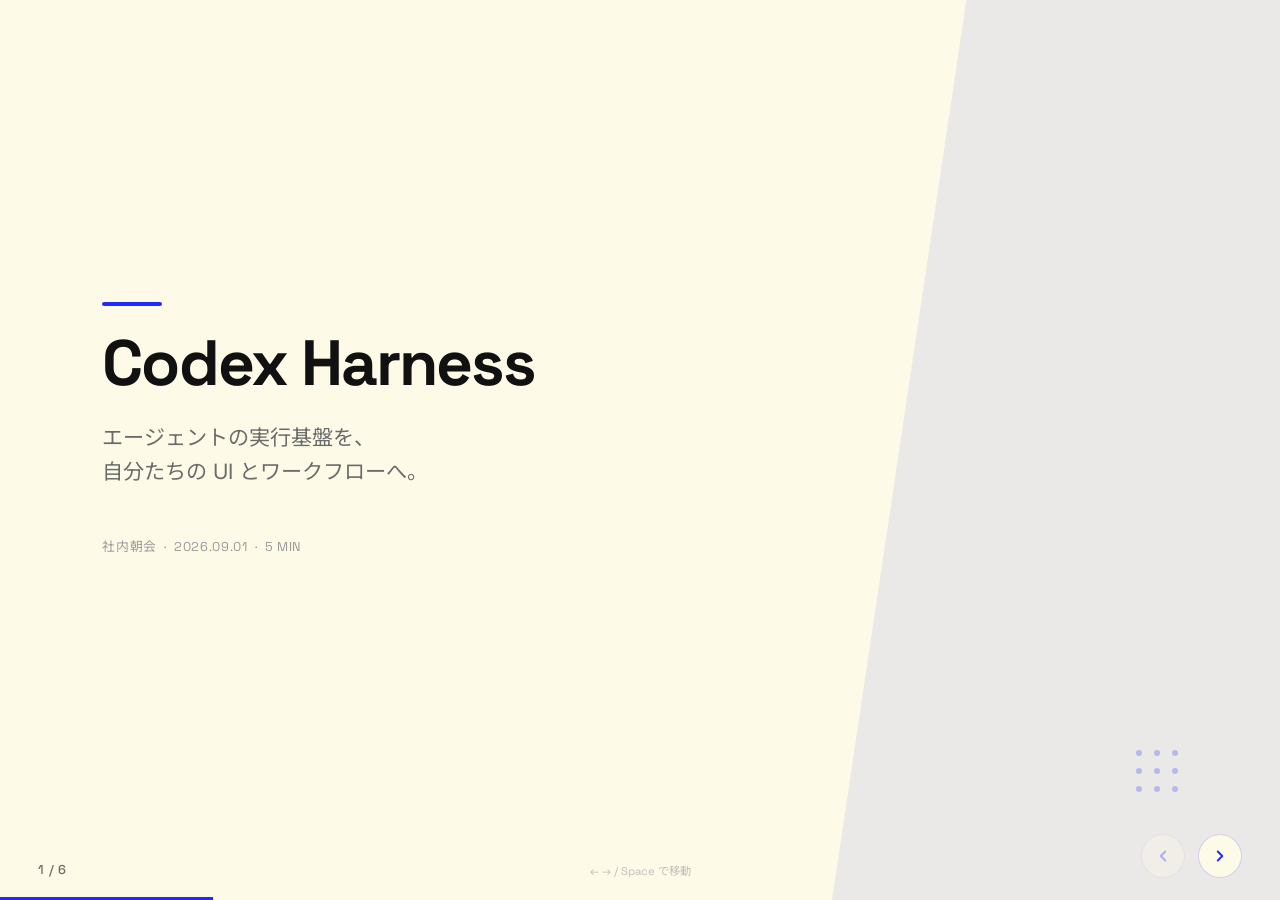
<file: 2026-0901/index.html>
<!DOCTYPE html>
<html lang="ja">
<head>
  <meta charset="UTF-8">
  <meta name="viewport" content="width=device-width, initial-scale=1.0">
  <title>Codex Harness｜社内朝会 2026.09.01</title>
  <link rel="preconnect" href="https://fonts.googleapis.com">
  <link rel="preconnect" href="https://fonts.gstatic.com" crossorigin>
  <link href="https://fonts.googleapis.com/css2?family=Space+Grotesk:wght@300;400;500;600;700&family=Inter:wght@300;400;500;600&family=Noto+Sans+JP:wght@400;500;600;700&display=swap" rel="stylesheet">

  <style>
    :root {
      --bg: #fdfae7;
      --primary: #1e2bfa;
      --text: #111111;
      --text-muted: #6b6b6b;
      --text-light: #9a9a9a;
      --accent-light: rgba(30, 43, 250, 0.08);
      --accent-medium: rgba(30, 43, 250, 0.15);
      --border: rgba(30, 43, 250, 0.2);
      --card-bg: rgba(30, 43, 250, 0.04);
    }

    * {
      margin: 0;
      padding: 0;
      box-sizing: border-box;
    }

    html, body {
      width: 100%;
      height: 100%;
      overflow: hidden;
      font-family: 'Inter', 'Noto Sans JP', sans-serif;
      background: var(--bg);
      color: var(--text);
    }

    /* Slide container */
    .deck {
      width: 100vw;
      height: 100vh;
      position: relative;
      overflow: hidden;
    }

    .slide {
      position: absolute;
      top: 0;
      left: 0;
      width: 100vw;
      height: 100vh;
      display: flex;
      flex-direction: column;
      /* Asymmetric padding: extra bottom space to clear the fixed
         slide-counter (left) and nav-controls (right). Without this,
         cards/grids that fill slide-content overlap the nav chrome. */
      padding: 3.5vw 4vw 8.5vh 4vw;
      opacity: 0;
      pointer-events: none;
      transform: translateX(40px);
      transition: opacity 0.5s ease, transform 0.5s ease;
      overflow: hidden;
    }

    .slide.active {
      opacity: 1;
      pointer-events: all;
      transform: translateX(0);
      z-index: 10;
    }

    .slide.prev {
      transform: translateX(-40px);
    }

    /* Typography */
    h1, h2, h3, h4 {
      font-family: 'Space Grotesk', 'Noto Sans JP', sans-serif;
      font-weight: 600;
      line-height: 1.1;
      letter-spacing: -0.02em;
    }

    h1 {
      font-size: clamp(2.8rem, 5vw, 4.2rem);
      font-weight: 700;
    }

    h2 {
      font-size: clamp(1.8rem, 3vw, 2.6rem);
      margin-bottom: 1.5rem;
    }

    h3 {
      font-size: clamp(1.1rem, 1.8vw, 1.5rem);
      font-weight: 500;
      line-height: 1.3;
    }

    h4 {
      font-size: clamp(0.85rem, 1.2vw, 1rem);
      font-weight: 600;
      text-transform: uppercase;
      letter-spacing: 0.08em;
      color: var(--primary);
    }

    p, li {
      font-size: clamp(0.85rem, 1.1vw, 1.05rem);
      line-height: 1.6;
      color: var(--text-muted);
    }

    /* Slide header bar */
    .slide-header {
      display: flex;
      align-items: center;
      justify-content: space-between;
      margin-bottom: 2.5vh;
      flex-shrink: 0;
    }

    .slide-header h4 {
      margin: 0;
    }

    .slide-header .tag {
      font-family: 'Space Grotesk', sans-serif;
      font-size: 0.75rem;
      font-weight: 500;
      color: var(--primary);
      background: var(--accent-light);
      padding: 0.35rem 0.9rem;
      border-radius: 100px;
    }

    /* Slide content area */
    .slide-content {
      flex: 1;
      display: flex;
      flex-direction: column;
      min-height: 0;
    }

    /* Navigation */
    .nav-controls {
      position: fixed;
      bottom: 2.5vh;
      right: 3vw;
      display: flex;
      align-items: center;
      gap: 0.8rem;
      z-index: 100;
    }

    .nav-btn {
      width: 44px;
      height: 44px;
      border-radius: 50%;
      border: 1.5px solid var(--border);
      background: var(--bg);
      color: var(--primary);
      cursor: pointer;
      display: flex;
      align-items: center;
      justify-content: center;
      transition: all 0.2s ease;
      font-size: 1.1rem;
    }

    .nav-btn:hover {
      background: var(--primary);
      color: var(--bg);
      border-color: var(--primary);
    }

    .nav-btn:disabled {
      opacity: 0.3;
      cursor: not-allowed;
    }

    .slide-counter {
      font-family: 'Space Grotesk', sans-serif;
      font-size: 0.8rem;
      font-weight: 500;
      color: var(--text-muted);
      letter-spacing: 0.05em;
      position: fixed;
      bottom: 2.5vh;
      left: 3vw;
      z-index: 100;
    }

    .progress-bar {
      position: fixed;
      bottom: 0;
      left: 0;
      height: 3px;
      background: var(--primary);
      transition: width 0.4s ease;
      z-index: 100;
    }

    /* Decorative elements */
    .accent-line {
      width: 60px;
      height: 4px;
      background: var(--primary);
      border-radius: 2px;
      margin-bottom: 1.5rem;
    }

    .accent-dot {
      width: 8px;
      height: 8px;
      background: var(--primary);
      border-radius: 50%;
      display: inline-block;
    }

    /* ============================================================
       LAYOUT 1: Cover / Title Slide
       ============================================================ */
    .layout-cover {
      justify-content: center;
      align-items: flex-start;
      padding-left: 8vw;
    }

    .layout-cover h1 {
      max-width: 55vw;
      margin-bottom: 1.5rem;
      line-height: 1.05;
    }

    .layout-cover .subtitle {
      font-size: clamp(1rem, 1.5vw, 1.25rem);
      color: var(--text-muted);
      max-width: 40vw;
      margin-bottom: 3rem;
      font-weight: 400;
    }

    .layout-cover .meta {
      font-family: 'Space Grotesk', sans-serif;
      font-size: 0.8rem;
      color: var(--text-light);
      letter-spacing: 0.05em;
    }

    .layout-cover .cover-decoration {
      position: absolute;
      top: 0;
      right: 0;
      width: 35vw;
      height: 100vh;
      background: var(--accent-light);
      clip-path: polygon(30% 0, 100% 0, 100% 100%, 0% 100%);
    }

    .layout-cover .cover-dots {
      position: absolute;
      bottom: 12vh;
      right: 8vw;
      display: grid;
      grid-template-columns: repeat(3, 1fr);
      gap: 12px;
      opacity: 0.25;
    }

    .layout-cover .cover-dots .dot {
      width: 6px;
      height: 6px;
      background: var(--primary);
      border-radius: 50%;
    }

    /* ============================================================
       LAYOUT 2: Agenda / Table of Contents
       ============================================================ */
    .layout-agenda .agenda-grid {
      display: grid;
      grid-template-columns: repeat(2, 1fr);
      grid-template-rows: repeat(3, 1fr);
      gap: 1rem 3rem;
      margin-top: 1rem;
      flex: 1;
      min-height: 0;
    }

    .agenda-item {
      display: flex;
      gap: 1.2rem;
      align-items: center;
      padding: 1rem 1.2rem;
      border-radius: 12px;
      transition: background 0.2s ease;
      border-bottom: 1px solid var(--border);
    }

    .agenda-item:hover {
      background: var(--card-bg);
    }

    .agenda-num {
      font-family: 'Space Grotesk', sans-serif;
      font-size: 1.8rem;
      font-weight: 700;
      color: var(--primary);
      line-height: 1;
      min-width: 36px;
    }

    .agenda-item h3 {
      margin-bottom: 0.3rem;
      font-size: clamp(1rem, 1.4vw, 1.2rem);
    }

    .agenda-item p {
      font-size: clamp(0.8rem, 1vw, 0.95rem);
      line-height: 1.5;
    }

    /* ============================================================
       LAYOUT 3: Key Metrics (3 large callouts)
       Cards size to their content; the row centers vertically
       inside the remaining slide-content area.
       ============================================================ */
    .layout-metrics .slide-content {
      justify-content: flex-start;
    }

    .layout-metrics .metrics-row {
      display: grid;
      grid-template-columns: repeat(3, 1fr);
      gap: 1.5rem;
      margin-top: 0.5rem;
      align-items: stretch;
    }

    .metric-card {
      display: flex;
      flex-direction: column;
      gap: 0.7rem;
      padding: 1.5rem 1.6rem;
      border-radius: 14px;
      border: 1.5px solid var(--border);
      background: var(--card-bg);
    }

    .metric-card .metric-value {
      font-family: 'Space Grotesk', sans-serif;
      font-size: clamp(2.2rem, 3.4vw, 3rem);
      font-weight: 700;
      color: var(--primary);
      line-height: 1;
    }

    .metric-card .metric-label {
      font-size: clamp(0.95rem, 1.3vw, 1.1rem);
      font-weight: 600;
      color: var(--text);
      line-height: 1.3;
    }

    .metric-card .metric-desc {
      font-size: clamp(0.78rem, 0.95vw, 0.9rem);
      color: var(--text-muted);
      line-height: 1.5;
    }

    .metric-card .metric-supports {
      list-style: none;
      display: flex;
      flex-direction: column;
      gap: 0.45rem;
      margin: 0.2rem 0 0;
      padding: 0.7rem 0 0;
      border-top: 1px solid var(--border);
    }

    .metric-card .metric-supports li {
      font-size: clamp(0.75rem, 0.9vw, 0.85rem);
      color: var(--text-muted);
      padding-left: 1rem;
      position: relative;
      line-height: 1.45;
    }

    .metric-card .metric-supports li::before {
      content: '—';
      position: absolute;
      left: 0;
      color: var(--text-light);
    }

    .metric-card .metric-change {
      display: inline-flex;
      align-items: center;
      gap: 0.3rem;
      font-family: 'Space Grotesk', sans-serif;
      font-size: 0.78rem;
      font-weight: 600;
      margin-top: 0.3rem;
    }

    .metric-change.positive { color: #059669; }
    .metric-change.negative { color: #dc2626; }

    /* ============================================================
       LAYOUT 4: Data Dashboard (6 stat grid)
       Cells have natural height with stat at top + name + small
       context line. Grid is auto-sized; the row stays in the upper
       portion of slide-content with the bottom-padding reserved
       for nav chrome.
       ============================================================ */
    .layout-dashboard .slide-content {
      justify-content: flex-start;
    }

    .layout-dashboard .stats-grid {
      display: grid;
      grid-template-columns: repeat(3, 1fr);
      gap: 1.2rem;
      margin-top: 0.5rem;
    }

    .stat-cell {
      display: flex;
      flex-direction: column;
      gap: 0.5rem;
      padding: 1.4rem 1.5rem;
      border-radius: 12px;
      background: var(--card-bg);
      border: 1px solid var(--border);
    }

    .stat-cell .stat-top {
      display: flex;
      align-items: baseline;
      gap: 0.5rem;
    }

    .stat-cell .stat-num {
      font-family: 'Space Grotesk', sans-serif;
      font-size: clamp(1.6rem, 2.4vw, 2.1rem);
      font-weight: 700;
      color: var(--primary);
      line-height: 1;
    }

    .stat-cell .stat-unit {
      font-size: 0.8rem;
      color: var(--text-light);
      font-weight: 500;
    }

    .stat-cell .stat-name {
      font-size: clamp(0.85rem, 1vw, 0.95rem);
      color: var(--text);
      line-height: 1.35;
      font-weight: 500;
    }

    .stat-cell .stat-context {
      font-size: 0.75rem;
      color: var(--text-light);
      line-height: 1.4;
      padding-top: 0.4rem;
      border-top: 1px solid var(--border);
    }

    /* ============================================================
       LAYOUT 5: Two Column Split
       Left = numbered insight list, Right = pull-quote + supporting
       stats. Both columns size to their content with natural rhythm
       (gap-based spacing, no forced height-distribution).
       ============================================================ */
    .layout-split .slide-content {
      justify-content: flex-start;
    }

    .layout-split .split-body {
      display: grid;
      grid-template-columns: 1.05fr 1fr;
      gap: 3.5rem;
      margin-top: 0.5rem;
    }

    .split-left, .split-right {
      display: flex;
      flex-direction: column;
      gap: 1.4rem;
    }

    .split-right {
      padding-left: 2.5rem;
      border-left: 2px solid var(--border);
    }

    .insight-list {
      list-style: none;
      display: flex;
      flex-direction: column;
      gap: 1.1rem;
      margin: 0;
      counter-reset: insight;
    }

    .insight-list li {
      position: relative;
      padding-left: 2.6rem;
      font-size: clamp(0.88rem, 1.05vw, 1rem);
      color: var(--text);
      line-height: 1.55;
      counter-increment: insight;
    }

    .insight-list li::before {
      content: counter(insight, decimal-leading-zero);
      position: absolute;
      left: 0;
      top: 0;
      font-family: 'Space Grotesk', sans-serif;
      font-size: 0.78rem;
      font-weight: 600;
      color: var(--primary);
      letter-spacing: 0.05em;
      line-height: 1.7;
    }

    .split-highlight {
      font-family: 'Space Grotesk', sans-serif;
      font-size: clamp(1.15rem, 1.55vw, 1.5rem);
      font-weight: 500;
      color: var(--text);
      line-height: 1.4;
      padding: 1.3rem 1.5rem;
      background: var(--accent-light);
      border-radius: 12px;
      border-left: 4px solid var(--primary);
    }

    .split-highlight cite {
      display: block;
      margin-top: 0.7rem;
      font-style: normal;
      font-size: 0.78rem;
      font-weight: 500;
      color: var(--text-muted);
      letter-spacing: 0.04em;
      text-transform: uppercase;
    }

    .mini-stat-row {
      display: grid;
      grid-template-columns: repeat(3, 1fr);
      gap: 1rem;
      padding-top: 0.4rem;
    }

    .mini-stat {
      padding: 0.9rem 1rem;
      border-radius: 10px;
      background: var(--card-bg);
      border: 1px solid var(--border);
    }

    .mini-stat .mini-val {
      font-family: 'Space Grotesk', sans-serif;
      font-size: 1.5rem;
      font-weight: 700;
      color: var(--primary);
      line-height: 1;
    }

    .mini-stat .mini-label {
      font-size: 0.72rem;
      color: var(--text-muted);
      margin-top: 0.4rem;
      line-height: 1.35;
    }

    /* ============================================================
       LAYOUT 6: Horizontal Bar Ranking
       ============================================================ */
    .layout-bars .bars-container {
      flex: 1;
      display: flex;
      flex-direction: column;
      justify-content: center;
      gap: 0.8rem;
      margin-top: 0.5rem;
    }

    .bar-item {
      display: grid;
      grid-template-columns: minmax(180px, 30%) 1fr auto;
      align-items: center;
      gap: 1rem;
      padding: 0.6rem 0;
    }

    .bar-label {
      font-size: clamp(0.8rem, 1.1vw, 1rem);
      color: var(--text);
      font-weight: 500;
      line-height: 1.3;
    }

    .bar-track {
      height: 28px;
      background: var(--accent-light);
      border-radius: 6px;
      overflow: hidden;
      position: relative;
    }

    .bar-fill {
      height: 100%;
      background: var(--primary);
      border-radius: 6px;
      transition: width 0.8s ease;
    }

    .bar-pct {
      font-family: 'Space Grotesk', sans-serif;
      font-size: 0.95rem;
      font-weight: 600;
      color: var(--primary);
      min-width: 45px;
      text-align: right;
    }

    .bar-note {
      font-size: 0.75rem;
      color: var(--text-light);
      margin-top: 0.2rem;
    }

    /* ============================================================
       LAYOUT 7: Quote / Highlight
       ============================================================ */
    .layout-quote {
      justify-content: center;
      align-items: center;
      text-align: center;
    }

    .layout-quote .quote-mark {
      font-family: 'Space Grotesk', sans-serif;
      font-size: 8rem;
      font-weight: 700;
      color: var(--primary);
      opacity: 0.15;
      line-height: 0.5;
      margin-bottom: 1rem;
    }

    .layout-quote blockquote {
      font-family: 'Space Grotesk', sans-serif;
      font-size: clamp(1.6rem, 2.8vw, 2.4rem);
      font-weight: 500;
      line-height: 1.35;
      color: var(--text);
      max-width: 65vw;
      margin-bottom: 2rem;
    }

    .layout-quote .quote-source {
      font-size: clamp(0.85rem, 1.1vw, 1rem);
      color: var(--text-muted);
    }

    .layout-quote .quote-source strong {
      color: var(--text);
      font-weight: 600;
    }

    .layout-quote .quote-decoration {
      position: absolute;
      top: 10vh;
      left: 5vw;
      width: 80px;
      height: 80px;
      border: 2px solid var(--border);
      border-radius: 50%;
    }

    .layout-quote .quote-decoration-2 {
      position: absolute;
      bottom: 12vh;
      right: 6vw;
      width: 60px;
      height: 60px;
      background: var(--accent-light);
      border-radius: 50%;
    }

    /* ============================================================
       LAYOUT 8: Timeline / Process Flow
       ============================================================ */
    .layout-timeline .timeline-track {
      display: flex;
      gap: 1.5rem;
      flex: 1;
      align-items: center;
      justify-content: center;
      margin-top: 0.5rem;
    }

    .timeline-step {
      flex: 1;
      display: flex;
      flex-direction: column;
      align-items: center;
      text-align: center;
      position: relative;
    }

    .timeline-step:not(:last-child)::after {
      content: '';
      position: absolute;
      top: 28px;
      right: -0.75rem;
      width: 1.5rem;
      height: 2px;
      background: var(--border);
    }

    .step-circle {
      width: 56px;
      height: 56px;
      border-radius: 50%;
      background: var(--primary);
      color: var(--bg);
      display: flex;
      align-items: center;
      justify-content: center;
      font-family: 'Space Grotesk', sans-serif;
      font-size: 1.3rem;
      font-weight: 700;
      margin-bottom: 1.2rem;
      flex-shrink: 0;
    }

    .timeline-step:nth-child(2) .step-circle { opacity: 0.85; }
    .timeline-step:nth-child(3) .step-circle { opacity: 0.7; }
    .timeline-step:nth-child(4) .step-circle { opacity: 0.55; }

    .step-title {
      font-family: 'Space Grotesk', sans-serif;
      font-size: clamp(0.95rem, 1.4vw, 1.15rem);
      font-weight: 600;
      color: var(--text);
      margin-bottom: 0.4rem;
    }

    .step-desc {
      font-size: clamp(0.75rem, 1vw, 0.9rem);
      color: var(--text-muted);
      line-height: 1.5;
      max-width: 220px;
    }

    /* ============================================================
       LAYOUT 9: Detailed Analysis (bullets with sub-items)
       ============================================================ */
    .layout-detail .detail-body {
      display: grid;
      grid-template-columns: repeat(2, 1fr);
      gap: 2rem 3rem;
      flex: 1;
      margin-top: 0.5rem;
      overflow: hidden;
    }

    .detail-col {
      display: flex;
      flex-direction: column;
      gap: 1.2rem;
    }

    .detail-block {
      padding: 1rem 1.2rem;
      border-radius: 10px;
      background: var(--card-bg);
      border: 1px solid var(--border);
    }

    .detail-block h3 {
      font-size: clamp(0.95rem, 1.3vw, 1.1rem);
      margin-bottom: 0.6rem;
      color: var(--text);
    }

    .detail-block ul {
      list-style: none;
      margin: 0;
      padding: 0;
    }

    .detail-block ul li {
      position: relative;
      padding-left: 1.1rem;
      padding-bottom: 0.4rem;
      font-size: clamp(0.78rem, 1vw, 0.9rem);
      line-height: 1.5;
    }

    .detail-block ul li::before {
      content: '';
      position: absolute;
      left: 0;
      top: 0.55rem;
      width: 5px;
      height: 5px;
      border-radius: 50%;
      background: var(--primary);
    }

    .detail-block ul li:last-child {
      padding-bottom: 0;
    }

    /* ============================================================
       LAYOUT 10: Closing / CTA
       ============================================================ */
    .layout-closing {
      justify-content: center;
      align-items: center;
      text-align: center;
    }

    .layout-closing h1 {
      margin-bottom: 1rem;
    }

    .layout-closing .closing-sub {
      font-size: clamp(1rem, 1.5vw, 1.3rem);
      color: var(--text-muted);
      max-width: 45vw;
      margin-bottom: 2.5rem;
    }

    .layout-closing .cta-btn {
      display: inline-block;
      font-family: 'Space Grotesk', sans-serif;
      font-size: 0.95rem;
      font-weight: 600;
      color: var(--bg);
      background: var(--primary);
      padding: 0.9rem 2.2rem;
      border-radius: 100px;
      text-decoration: none;
      letter-spacing: 0.02em;
      transition: transform 0.2s ease, box-shadow 0.2s ease;
    }

    .layout-closing .cta-btn:hover {
      transform: translateY(-2px);
      box-shadow: 0 8px 24px rgba(30, 43, 250, 0.25);
    }

    .layout-closing .closing-contact {
      margin-top: 3rem;
      font-size: 0.85rem;
      color: var(--text-light);
    }

    .layout-closing .closing-decoration {
      position: absolute;
      top: 50%;
      left: 50%;
      transform: translate(-50%, -50%);
      width: 500px;
      height: 500px;
      border: 1px solid var(--border);
      border-radius: 50%;
      opacity: 0.4;
      pointer-events: none;
    }

    .layout-closing .closing-decoration-2 {
      position: absolute;
      top: 50%;
      left: 50%;
      transform: translate(-50%, -50%);
      width: 360px;
      height: 360px;
      border: 1px solid var(--border);
      border-radius: 50%;
      opacity: 0.3;
      pointer-events: none;
    }

    /* Keyboard hint */
    .keyboard-hint {
      position: fixed;
      bottom: 2.5vh;
      left: 50%;
      transform: translateX(-50%);
      font-size: 0.7rem;
      color: var(--text-light);
      z-index: 100;
      opacity: 0.6;
    }

    /* Responsive adjustments for very small heights */
    @media (max-height: 700px) {
      .slide { padding: 2.5vh 3vw; }
      .layout-agenda .agenda-grid { gap: 0.8rem 2rem; }
      .agenda-item { padding: 0.8rem; }
      .metric-card { padding: 1rem; }
      .layout-bars .bars-container { gap: 0.5rem; }
      .bar-item { padding: 0.4rem 0; }
      .detail-block { padding: 0.8rem 1rem; }
    }

    /* Codex Harness deck extensions — Blue Professional system only */
    .deck > .slide:nth-child(n+7) { display: none; }

    .slide {
      padding-bottom: 9.5vh;
    }

    .slide h1,
    .slide h2,
    .slide h3,
    .slide h4,
    .slide .tag,
    .slide .meta,
    .slide-counter,
    .keyboard-hint,
    .nav-btn {
      font-family: 'Space Grotesk', 'Noto Sans JP', sans-serif;
    }

    .slide p,
    .slide li {
      font-family: 'Inter', 'Noto Sans JP', sans-serif;
    }

    .layout-cover h1 {
      max-width: 56vw;
      letter-spacing: -0.03em;
    }

    .layout-cover .subtitle {
      max-width: 46vw;
      font-size: clamp(1.08rem, 1.65vw, 1.35rem);
    }

    .architecture-body {
      display: flex;
      flex-direction: column;
      gap: 1rem;
      align-items: stretch;
      min-height: 0;
      flex: 1;
    }

    .definition-stack {
      display: grid;
      grid-template-columns: 0.92fr 1.08fr;
      gap: 1rem;
      align-items: stretch;
    }

    .definition-lead {
      font-family: 'Space Grotesk', 'Noto Sans JP', sans-serif;
      font-size: clamp(1.18rem, 1.65vw, 1.5rem);
      line-height: 1.55;
      color: var(--text);
      padding: 1.2rem 1.35rem;
      background: var(--accent-light);
      border-left: 4px solid var(--primary);
      border-radius: 12px;
    }

    .definition-note {
      padding-left: 1.1rem;
      border-left: 1px solid var(--border);
      color: var(--text-muted);
      font-size: clamp(0.84rem, 1vw, 0.96rem);
      line-height: 1.7;
    }

    .official-figure {
      margin: 0;
      padding: 0.85rem;
      background: var(--card-bg);
      border: 1px solid var(--border);
      border-radius: 14px;
      min-height: 0;
    }

    .official-figure img {
      width: 100%;
      height: min(37vh, 390px);
      object-fit: contain;
      display: block;
      border-radius: 10px;
    }

    .official-figure figcaption {
      margin-top: 0.55rem;
      font-size: 0.7rem;
      line-height: 1.4;
      color: var(--text-light);
    }

    .pillar-code {
      font-family: 'Space Grotesk', 'Noto Sans JP', sans-serif;
      font-size: 0.72rem;
      letter-spacing: 0.08em;
      color: var(--primary);
    }

    .metric-card .metric-value.word {
      font-size: clamp(1.45rem, 2.2vw, 2rem);
      line-height: 1.15;
    }

    .metric-card .metric-desc {
      font-size: clamp(0.82rem, 1vw, 0.94rem);
      line-height: 1.6;
    }

    .takeaway-strip {
      margin-top: 1rem;
      padding: 0.9rem 1.15rem;
      background: var(--accent-light);
      border-radius: 10px;
      font-family: 'Space Grotesk', 'Noto Sans JP', sans-serif;
      color: var(--text);
      font-size: clamp(0.88rem, 1.1vw, 1rem);
      border-left: 4px solid var(--primary);
    }

    .pillar-stage {
      display: grid;
      grid-template-rows: repeat(2, minmax(0, 1fr));
      gap: 1rem;
      flex: 1;
      min-height: 0;
    }

    .minimal-pillars {
      margin-top: 0 !important;
      min-height: 0;
      align-items: stretch;
    }

    .minimal-pillars .metric-card {
      display: flex;
      align-items: center;
      justify-content: center;
      min-height: 0;
      padding: 1rem 1.5rem;
      text-align: center;
    }

    .minimal-pillars strong {
      color: var(--text);
      font-family: 'Space Grotesk', 'Noto Sans JP', sans-serif;
      font-size: clamp(1.45rem, 2.35vw, 2.2rem);
      font-weight: 700;
      line-height: 1.35;
    }

    .secondary-pillars .metric-card {
      gap: 0.9rem;
    }

    .more-card {
      flex-direction: column;
    }

    .more-visual {
      display: flex;
      align-items: center;
      justify-content: center;
      gap: 0.75rem;
      height: 1.4rem;
    }

    .more-dot {
      width: clamp(13px, 1.2vw, 19px);
      height: clamp(13px, 1.2vw, 19px);
      border-radius: 50%;
      background: var(--primary);
    }

    .more-dot:nth-child(1) { opacity: 0.4; }
    .more-dot:nth-child(2) { opacity: 0.65; }
    .more-dot:nth-child(3) { opacity: 1; }

    .work-screen {
      flex: 1;
      min-height: 0;
      margin: 0;
      padding: 0.7rem;
      display: flex;
      align-items: center;
      justify-content: center;
      background: var(--card-bg);
      border: 1px solid var(--border);
      border-radius: 14px;
      overflow: hidden;
    }

    .work-screen img {
      width: 100%;
      height: min(66vh, 650px);
      object-fit: contain;
      display: block;
      border-radius: 9px;
    }

    .advantages-stack {
      display: grid;
      grid-template-rows: repeat(3, minmax(0, 1fr));
      gap: 1rem;
      flex: 1;
      min-height: 0;
    }

    .advantage-row {
      display: grid;
      grid-template-columns: 3.5rem 1fr;
      gap: 1rem;
      align-items: center;
      padding: 1rem 1.3rem;
      background: var(--card-bg);
      border: 1px solid var(--border);
      border-left: 4px solid var(--primary);
      border-radius: 12px;
    }

    .advantage-row .num {
      color: var(--primary);
      font-family: 'Space Grotesk', sans-serif;
      font-size: clamp(1.05rem, 1.4vw, 1.25rem);
      font-weight: 700;
      letter-spacing: 0.06em;
    }

    .advantage-row p {
      color: var(--text);
      font-size: clamp(0.98rem, 1.25vw, 1.13rem);
      font-weight: 600;
      line-height: 1.55;
    }

    .usecases-body {
      display: grid;
      grid-template-columns: 1.08fr 0.92fr;
      gap: 2.4rem;
      min-height: 0;
      flex: 1;
      align-items: stretch;
    }

    .ui-rail {
      display: grid;
      grid-template-columns: repeat(3, 1fr);
      gap: 0.9rem;
    }

    .ui-concept {
      min-height: 0;
      padding: 1.1rem;
      border-radius: 12px;
      background: var(--card-bg);
      border: 1px solid var(--border);
      display: flex;
      flex-direction: column;
      gap: 0.8rem;
    }

    .ui-schematic {
      flex: 1;
      min-height: 132px;
      border: 1px solid var(--border);
      border-radius: 9px;
      background: var(--bg);
      padding: 0.6rem;
      display: grid;
      gap: 0.42rem;
    }

    .ui-schematic .line {
      display: block;
      height: 8px;
      border-radius: 100px;
      background: var(--accent-medium);
    }

    .ui-schematic .line.strong { background: var(--primary); opacity: 0.85; }
    .ui-schematic .line.short { width: 58%; }
    .ui-schematic.ide { grid-template-columns: 0.34fr 1fr; }
    .ui-schematic.ide .pane { border-right: 1px solid var(--border); padding-right: 0.4rem; }
    .ui-schematic.workspace { grid-template-rows: 0.35fr 1fr; }
    .ui-schematic.dashboard { grid-template-columns: repeat(2, 1fr); }
    .ui-schematic.dashboard .mini { border: 1px solid var(--border); border-radius: 6px; background: var(--accent-light); }

    .ui-concept h3 {
      font-size: clamp(0.94rem, 1.2vw, 1.08rem);
      margin: 0;
    }

    .ui-concept p {
      font-size: clamp(0.74rem, 0.9vw, 0.84rem);
      line-height: 1.5;
    }

    .benefit-list {
      list-style: none;
      display: flex;
      flex-direction: column;
      gap: 1rem;
      margin: 0;
    }

    .benefit-list li {
      position: relative;
      padding: 0 0 0.85rem 2.3rem;
      border-bottom: 1px solid var(--border);
      color: var(--text);
      line-height: 1.55;
      font-size: clamp(0.86rem, 1.02vw, 0.98rem);
    }

    .benefit-list li:last-child { border-bottom: 0; }
    .benefit-list li::before {
      content: attr(data-num);
      position: absolute;
      left: 0;
      top: 0;
      font-family: 'Space Grotesk', sans-serif;
      font-size: 0.78rem;
      font-weight: 700;
      color: var(--primary);
    }

    .benefit-list strong {
      display: block;
      margin-bottom: 0.2rem;
      font-family: 'Space Grotesk', 'Noto Sans JP', sans-serif;
      font-size: clamp(0.98rem, 1.2vw, 1.1rem);
    }

    .news-grid {
      display: grid;
      grid-template-columns: 1fr;
      grid-template-rows: repeat(2, minmax(0, 1fr));
      gap: 0.9rem;
      flex: 1;
      min-height: 0;
      align-items: stretch;
    }

    .news-card {
      position: relative;
      padding: 0.95rem 1.25rem;
      border-radius: 14px;
      background: var(--card-bg);
      border: 1.5px solid var(--border);
      display: flex;
      flex-direction: column;
      min-height: 0;
      overflow: hidden;
    }

    .news-card::after {
      content: attr(data-mark);
      position: absolute;
      right: 1.25rem;
      bottom: 1rem;
      font-family: 'Space Grotesk', 'Noto Sans JP', sans-serif;
      font-size: clamp(4rem, 7vw, 7rem);
      font-weight: 700;
      line-height: 1;
      color: var(--primary);
      opacity: 0.055;
      pointer-events: none;
    }

    .news-kicker {
      font-family: 'Space Grotesk', 'Noto Sans JP', sans-serif;
      font-size: 0.74rem;
      color: var(--primary);
      font-weight: 600;
      margin-bottom: 0.5rem;
      letter-spacing: 0.06em;
    }

    .news-card h3 {
      font-size: clamp(1.02rem, 1.3vw, 1.22rem);
      margin-bottom: 0.45rem;
      color: var(--text);
    }

    .news-card p {
      font-size: clamp(0.78rem, 0.92vw, 0.88rem);
      line-height: 1.5;
    }

    .verification-flag {
      display: inline-flex;
      align-items: center;
      gap: 0.45rem;
      align-self: flex-start;
      margin-top: auto;
      padding-top: 0.55rem;
      font-family: 'Space Grotesk', 'Noto Sans JP', sans-serif;
      font-size: 0.76rem;
      color: var(--primary);
      font-weight: 600;
    }

    .verification-flag::before {
      content: '';
      width: 8px;
      height: 8px;
      border-radius: 50%;
      background: var(--primary);
    }

    .source-link {
      display: inline-flex;
      align-items: center;
      align-self: flex-start;
      margin-top: auto;
      color: var(--bg);
      background: var(--primary);
      text-decoration: none;
      font-family: 'Space Grotesk', 'Noto Sans JP', sans-serif;
      font-size: 0.76rem;
      font-weight: 600;
      border-radius: 100px;
      padding: 0.5rem 1rem;
    }

    .news-footer {
      margin-top: 0.85rem;
      font-size: 0.72rem;
      color: var(--text-light);
    }

    .news-slide.four-news .slide-content h2 {
      margin-bottom: 1rem;
    }

    .news-slide.four-news .news-grid {
      grid-template-rows: repeat(4, minmax(0, 1fr));
      gap: 0.65rem;
    }

    .news-slide.four-news .news-card {
      display: grid;
      grid-template-columns: minmax(175px, 0.46fr) minmax(0, 2fr) auto;
      grid-template-rows: auto auto;
      column-gap: 1rem;
      row-gap: 0.12rem;
      align-items: center;
      padding: 0.68rem 1rem;
    }

    .news-slide.four-news .news-card::after {
      right: 8.7rem;
      bottom: -0.3rem;
      font-size: clamp(3.2rem, 5vw, 5.2rem);
    }

    .news-slide.four-news .news-kicker {
      grid-column: 1;
      grid-row: 1 / 3;
      align-self: center;
      margin: 0;
      line-height: 1.4;
    }

    .news-slide.four-news .news-card h3 {
      grid-column: 2;
      grid-row: 1;
      margin: 0;
      font-size: clamp(0.96rem, 1.16vw, 1.12rem);
    }

    .news-slide.four-news .news-card p {
      grid-column: 2;
      grid-row: 2;
      margin: 0;
      font-size: clamp(0.75rem, 0.86vw, 0.84rem);
      line-height: 1.42;
    }

    .news-slide.four-news .source-link {
      grid-column: 3;
      grid-row: 1 / 3;
      align-self: center;
      margin: 0;
      white-space: nowrap;
      position: relative;
      z-index: 1;
    }

    .news-slide.four-news .news-footer {
      margin-top: 0.5rem;
    }

    .speaker-notes { display: none; }

    @media (max-width: 900px) {
      .definition-stack,
      .usecases-body { grid-template-columns: 1fr; gap: 0.7rem; }
      .official-figure img { height: 29vh; }
      .minimal-pillars { grid-template-columns: repeat(3, minmax(0, 1fr)); }
      .work-screen img { height: 58vh; }
      .news-slide.four-news .news-card {
        grid-template-columns: minmax(0, 1fr) auto;
        grid-template-rows: auto auto auto;
      }
      .news-slide.four-news .news-kicker { grid-column: 1; grid-row: 1; }
      .news-slide.four-news .news-card h3 { grid-column: 1; grid-row: 2; }
      .news-slide.four-news .news-card p { grid-column: 1; grid-row: 3; }
      .news-slide.four-news .source-link { grid-column: 2; grid-row: 1 / 4; }
      .ui-rail { grid-template-columns: repeat(3, 1fr); }
      .slide { padding: 3vh 4vw 10vh; }
    }
  </style>
</head>
<body>

  <div class="deck">

    <!-- SLIDE 1: Cover -->
    <div class="slide layout-cover active">
      <div class="cover-decoration"></div>
      <div class="cover-dots">
        <div class="dot"></div><div class="dot"></div><div class="dot"></div>
        <div class="dot"></div><div class="dot"></div><div class="dot"></div>
        <div class="dot"></div><div class="dot"></div><div class="dot"></div>
      </div>
      <div class="accent-line"></div>
      <h1>Codex Harness</h1>
      <p class="subtitle">エージェントの実行基盤を、<br>自分たちの UI とワークフローへ。</p>
      <p class="meta">社内朝会 &nbsp;&middot;&nbsp; 2026.09.01 &nbsp;&middot;&nbsp; 5 MIN</p>
      <aside class="speaker-notes">
        [Sources]
        - https://openai.com/index/unlocking-the-codex-harness/
      </aside>
    </div>

    <!-- SLIDE 2: Definition -->
    <div class="slide layout-split architecture-slide">
      <div class="slide-header">
        <h4>WHAT IT IS</h4>
        <span class="tag">Codex App Server</span>
      </div>
      <div class="slide-content">
        <h2>Codex Harness</h2>
        <div class="architecture-body">
          <div class="definition-stack">
            <div class="definition-lead">
              モデルとツールの間で、<br>
              <strong>実行・状態・安全性</strong>をつなぐ。
            </div>
            <p class="definition-note">
              Multi-Agent は重要な応用の一つ。<br>
              Harness 自体は、Agent loop、Thread、認証、Tool、Sandbox まで含む、より広い仕組みです。
            </p>
          </div>
          <figure class="official-figure">
            <img src="assets/codex-clients-app-server.png" alt="Codex Harnessを介してクライアントとIDEが接続する構成図">
            <figcaption>Codex clients integrated with Codex Harness via App Server（ユーザー提供図版）</figcaption>
          </figure>
        </div>
      </div>
      <aside class="speaker-notes">
        [Sources]
        - https://openai.com/index/unlocking-the-codex-harness/
        - https://github.com/openai/codex/tree/main/codex-rs/core
        - Image: assets/codex-clients-app-server.png (user-provided)
      </aside>
    </div>

    <!-- SLIDE 3: What Codex Harness provides -->
    <div class="slide layout-metrics">
      <div class="slide-header">
        <h4>WHAT CHANGED</h4>
        <span class="tag">共通基盤</span>
      </div>
      <div class="slide-content">
        <h2>Codex Harnessが提供したもの</h2>
        <div class="pillar-stage">
          <div class="metrics-row minimal-pillars">
            <div class="metric-card">
              <strong>Agent ディスカバリ</strong>
            </div>
            <div class="metric-card">
              <strong>Agent 間の連携</strong>
            </div>
            <div class="metric-card">
              <strong>状態とコントロール</strong>
            </div>
          </div>
          <div class="metrics-row minimal-pillars secondary-pillars" aria-label="Codex Harnessが備えるその他の基盤能力">
            <div class="metric-card">
              <strong>Context 管理</strong>
            </div>
            <div class="metric-card">
              <strong>Sandbox</strong>
            </div>
            <div class="metric-card more-card" aria-label="その他の機能">
              <div class="more-visual" aria-hidden="true">
                <span class="more-dot"></span>
                <span class="more-dot"></span>
                <span class="more-dot"></span>
              </div>
              <strong>More</strong>
            </div>
          </div>
        </div>
      </div>
      <aside class="speaker-notes">
        [Sources]
        - https://openai.com/index/unlocking-the-codex-harness/
        - https://github.com/openai/codex
      </aside>
    </div>

    <!-- SLIDE 4: Work-specific interface -->
    <div class="slide layout-split usecases-slide">
      <div class="slide-header">
        <h4>HOW TO USE</h4>
        <span class="tag">UI × Harness</span>
      </div>
      <div class="slide-content">
        <h2>業務に応じで画面</h2>
        <figure class="work-screen">
          <img src="assets/harness-control-center.png" alt="複数Agent、メッセージ、状態、タスク、ログをまとめたHarnessコントロールセンター画面">
        </figure>
      </div>
      <aside class="speaker-notes">
        [Sources]
        - https://openai.com/index/unlocking-the-codex-harness/
        - Image: assets/harness-control-center.png (user-provided)
      </aside>
    </div>

    <!-- SLIDE 5: Benefits -->
    <div class="slide layout-detail advantages-slide">
      <div class="slide-header">
        <h4>WHY CODEX HARNESS</h4>
        <span class="tag">3 BENEFITS</span>
      </div>
      <div class="slide-content">
        <h2>メリット</h2>
        <div class="advantages-stack">
          <div class="advantage-row">
            <span class="num">01</span>
            <p>課金については、ChatGPTの料金プランに含まれる形になります。</p>
          </div>
          <div class="advantage-row">
            <span class="num">02</span>
            <p>ユーザー基盤が大きく、コミュニティも活発なので、Agentの移植コストが低い。</p>
          </div>
          <div class="advantage-row">
            <span class="num">03</span>
            <p>また、Context管理やSandbox、境界設計、ルール設計といった基盤部分も安定しています。</p>
          </div>
        </div>
      </div>
      <aside class="speaker-notes">
        [Sources]
        - https://openai.com/index/unlocking-the-codex-harness/
        - https://help.openai.com/en/articles/11369540-using-codex-with-your-chatgpt-plan
      </aside>
    </div>

    <!-- SLIDE 6: News -->
    <div class="slide layout-detail news-slide four-news">
      <div class="slide-header">
        <h4>QUICK NEWS</h4>
        <span class="tag">4 TOPICS</span>
      </div>
      <div class="slide-content">
        <h2>ニュース</h2>
        <div class="news-grid">
          <article class="news-card" data-mark="CUR">
            <div class="news-kicker">01 / CURSOR × OPENAI</div>
            <h3>OpenAI、Cursorへのモデル提供契約を終了へ</h3>
            <p>11月12日を移行期限として提案。以後はBYOK、またはCodex IDE拡張が選択肢。</p>
            <a class="source-link" href="https://news.yahoo.co.jp/articles/784d90168e51787797aadb688302857e0ca45ed7" target="_blank" rel="noopener">Yahoo!ニュース ↗</a>
          </article>
          <article class="news-card" data-mark="MHS">
            <div class="news-kicker">02 / ANTHROPIC MHS</div>
            <h3>MHS：Agentと物理デバイスの共通インターフェース</h3>
            <p>顕微鏡、分注装置、ロボットアームなどを標準ドライバ経由で安全に操作。現在は研究プレビュー。</p>
            <a class="source-link" href="https://www.anthropic.com/news/model-hardware-standard-research-preview" target="_blank" rel="noopener">Anthropic 公式 ↗</a>
          </article>
          <article class="news-card" data-mark="3.5">
            <div class="news-kicker">03 / GEMINI TRANSCRIBE</div>
            <h3>Google、Gemini 3.5 Transcribeを発表</h3>
            <p>リアルタイム転写はサブ秒級。録音音声では話者分離と単語単位タイムスタンプに対応。</p>
            <a class="source-link" href="https://blog.google/innovation-and-ai/models-and-research/gemini-models/gemini-3-5-transcribe/" target="_blank" rel="noopener">Google 公式 ↗</a>
          </article>
          <article class="news-card" data-mark="NCA">
            <div class="news-kicker">04 / NVIDIA CERTIFICATION</div>
            <h3>NCA Generative AI LLMs</h3>
            <p>生成AI / LLMアプリの開発・統合・運用に必要な基礎を証明する、Associateレベルの認定資格。</p>
            <a class="source-link" href="https://www.nvidia.com/ja-jp/learn/certification/generative-ai-llm-associate/" target="_blank" rel="noopener">NVIDIA 公式ページ ↗</a>
          </article>
        </div>
        <p class="news-footer">情報確認日：2026.08.30</p>
      </div>
      <aside class="speaker-notes">
        [Sources]
        - https://news.yahoo.co.jp/articles/784d90168e51787797aadb688302857e0ca45ed7
        - https://help.openai.com/en/articles/20001506-using-openai-models-in-cursor
        - https://www.anthropic.com/news/model-hardware-standard-research-preview
        - https://blog.google/innovation-and-ai/models-and-research/gemini-models/gemini-3-5-transcribe/
        - https://www.nvidia.com/ja-jp/learn/certification/generative-ai-llm-associate/
      </aside>
    </div>

    <!-- SLIDE 7: Quote -->
    <div class="slide layout-quote">
      <div class="quote-decoration"></div>
      <div class="quote-decoration-2"></div>
      <div class="quote-mark">&ldquo;</div>
      <blockquote>
        In this environment, the companies that will win are those that can balance operational discipline with strategic flexibility.
      </blockquote>
      <p class="quote-source"><strong>Senior Partner, Strategy Practice</strong> &mdash; Global Investment Forum 2026</p>
    </div>

    <!-- SLIDE 8: Timeline -->
    <div class="slide layout-timeline">
      <div class="slide-header">
        <h4>Strategic Roadmap</h4>
        <span class="tag">Process</span>
      </div>
      <div class="slide-content">
        <h2>Recommended approach to navigating the current cycle</h2>
        <div class="timeline-track">
          <div class="timeline-step">
            <div class="step-circle">1</div>
            <div class="step-title">Assess Resilience</div>
            <div class="step-desc">Evaluate balance sheet strength and operational buffers under stress scenarios.</div>
          </div>
          <div class="timeline-step">
            <div class="step-circle">2</div>
            <div class="step-title">Protect Core Revenue</div>
            <div class="step-desc">Defend market position and pricing power in segments with durable demand.</div>
          </div>
          <div class="timeline-step">
            <div class="step-circle">3</div>
            <div class="step-title">Optimize Costs</div>
            <div class="step-desc">Streamline overhead while preserving capacity for high-return investments.</div>
          </div>
          <div class="timeline-step">
            <div class="step-circle">4</div>
            <div class="step-title">Selective Growth</div>
            <div class="step-desc">Deploy capital toward opportunities with clear path to profitability.</div>
          </div>
        </div>
      </div>
    </div>

    <!-- SLIDE 9: Detail -->
    <div class="slide layout-detail">
      <div class="slide-header">
        <h4>Deep Dive</h4>
        <span class="tag">Detailed Analysis</span>
      </div>
      <div class="slide-content">
        <h2>Changes in investment practices and valuation frameworks</h2>
        <div class="detail-body">
          <div class="detail-col">
            <div class="detail-block">
              <h3>Assuming higher cost of capital</h3>
              <ul>
                <li>Using elevated discount rates to reflect tighter monetary conditions</li>
                <li>Shifting hurdle rates for internal capital allocation decisions</li>
                <li>Emphasizing shorter payback periods for new projects</li>
              </ul>
            </div>
            <div class="detail-block">
              <h3>More conservative valuation approach</h3>
              <ul>
                <li>Greater weight assigned to downside and bear-case scenarios</li>
                <li>Reduced reliance on long-dated terminal value assumptions</li>
                <li>Increased sensitivity analysis around key drivers</li>
              </ul>
            </div>
            <div class="detail-block">
              <h3>Value over growth momentum</h3>
              <ul>
                <li>Pivoting toward earnings-supported valuations</li>
                <li>Favoring demonstrable unit economics over scale narratives</li>
                <li>Reassessing premium multiples for unprofitable segments</li>
              </ul>
            </div>
          </div>
          <div class="detail-col">
            <div class="detail-block">
              <h3>Cash flow &amp; balance sheet focus</h3>
              <ul>
                <li>Prioritizing free cash flow generation as a key screening metric</li>
                <li>Analyzing working capital needs under inflationary input costs</li>
                <li>Reviewing leverage ratios and refinancing schedules</li>
              </ul>
            </div>
            <div class="detail-block">
              <h3>Bottom-up stock selection</h3>
              <ul>
                <li>Reducing macro-driven top-down factor exposures</li>
                <li>Intensifying fundamental research at the security level</li>
                <li>Building conviction through differentiated data sources</li>
              </ul>
            </div>
            <div class="detail-block">
              <h3>Shorter-term orientation</h3>
              <ul>
                <li>Narrowing forecasting windows for revenue and margin</li>
                <li>More frequent reassessment of position sizing</li>
                <li>Active hedging around event-driven volatility</li>
              </ul>
            </div>
          </div>
        </div>
      </div>
    </div>

    <!-- SLIDE 10: Closing -->
    <div class="slide layout-closing">
      <div class="closing-decoration"></div>
      <div class="closing-decoration-2"></div>
      <div class="accent-line" style="margin: 0 auto 1.5rem;"></div>
      <h1>Thank You</h1>
      <p class="closing-sub">For questions or a deeper discussion of these findings, please reach out to the research team.</p>
      <a href="#" class="cta-btn">Download Full Report</a>
      <p class="closing-contact">research@company.com &nbsp;&middot;&nbsp; www.company.com</p>
    </div>

  </div>

  <!-- Navigation -->
  <div class="slide-counter"><span id="current">1</span> / <span id="total">6</span></div>
  <div class="keyboard-hint">← → / Space で移動</div>
  <div class="progress-bar" id="progress"></div>
  <div class="nav-controls">
    <button class="nav-btn" id="prevBtn" onclick="changeSlide(-1)" aria-label="Previous slide">
      <svg width="18" height="18" viewBox="0 0 24 24" fill="none" stroke="currentColor" stroke-width="2.5" stroke-linecap="round" stroke-linejoin="round"><polyline points="15 18 9 12 15 6"></polyline></svg>
    </button>
    <button class="nav-btn" id="nextBtn" onclick="changeSlide(1)" aria-label="Next slide">
      <svg width="18" height="18" viewBox="0 0 24 24" fill="none" stroke="currentColor" stroke-width="2.5" stroke-linecap="round" stroke-linejoin="round"><polyline points="9 18 15 12 9 6"></polyline></svg>
    </button>
  </div>

  <script>
    const slides = document.querySelectorAll('.deck > .slide:nth-child(-n+6)');
    const currentEl = document.getElementById('current');
    const totalEl = document.getElementById('total');
    const progressEl = document.getElementById('progress');
    const prevBtn = document.getElementById('prevBtn');
    const nextBtn = document.getElementById('nextBtn');

    let current = 0;
    const total = slides.length;
    totalEl.textContent = total;

    function updateSlide() {
      slides.forEach((slide, i) => {
        slide.classList.remove('active', 'prev');
        if (i === current) {
          slide.classList.add('active');
        } else if (i < current) {
          slide.classList.add('prev');
        }
      });
      currentEl.textContent = current + 1;
      progressEl.style.width = ((current + 1) / total * 100) + '%';
      prevBtn.disabled = current === 0;
      nextBtn.disabled = current === total - 1;
    }

    function changeSlide(dir) {
      const next = current + dir;
      if (next >= 0 && next < total) {
        current = next;
        updateSlide();
      }
    }

    document.addEventListener('keydown', (e) => {
      if (e.key === 'ArrowRight' || e.key === ' ' || e.key === 'PageDown') {
        e.preventDefault();
        changeSlide(1);
      } else if (e.key === 'ArrowLeft' || e.key === 'PageUp') {
        e.preventDefault();
        changeSlide(-1);
      } else if (e.key === 'Home') {
        e.preventDefault();
        current = 0;
        updateSlide();
      } else if (e.key === 'End') {
        e.preventDefault();
        current = total - 1;
        updateSlide();
      }
    });

    // Touch support
    let touchStartX = 0;
    let touchEndX = 0;

    document.addEventListener('touchstart', (e) => {
      touchStartX = e.changedTouches[0].screenX;
    }, { passive: true });

    document.addEventListener('touchend', (e) => {
      touchEndX = e.changedTouches[0].screenX;
      const diff = touchStartX - touchEndX;
      if (Math.abs(diff) > 50) {
        changeSlide(diff > 0 ? 1 : -1);
      }
    }, { passive: true });

    updateSlide();
  </script>

</body>
</html>
</file>
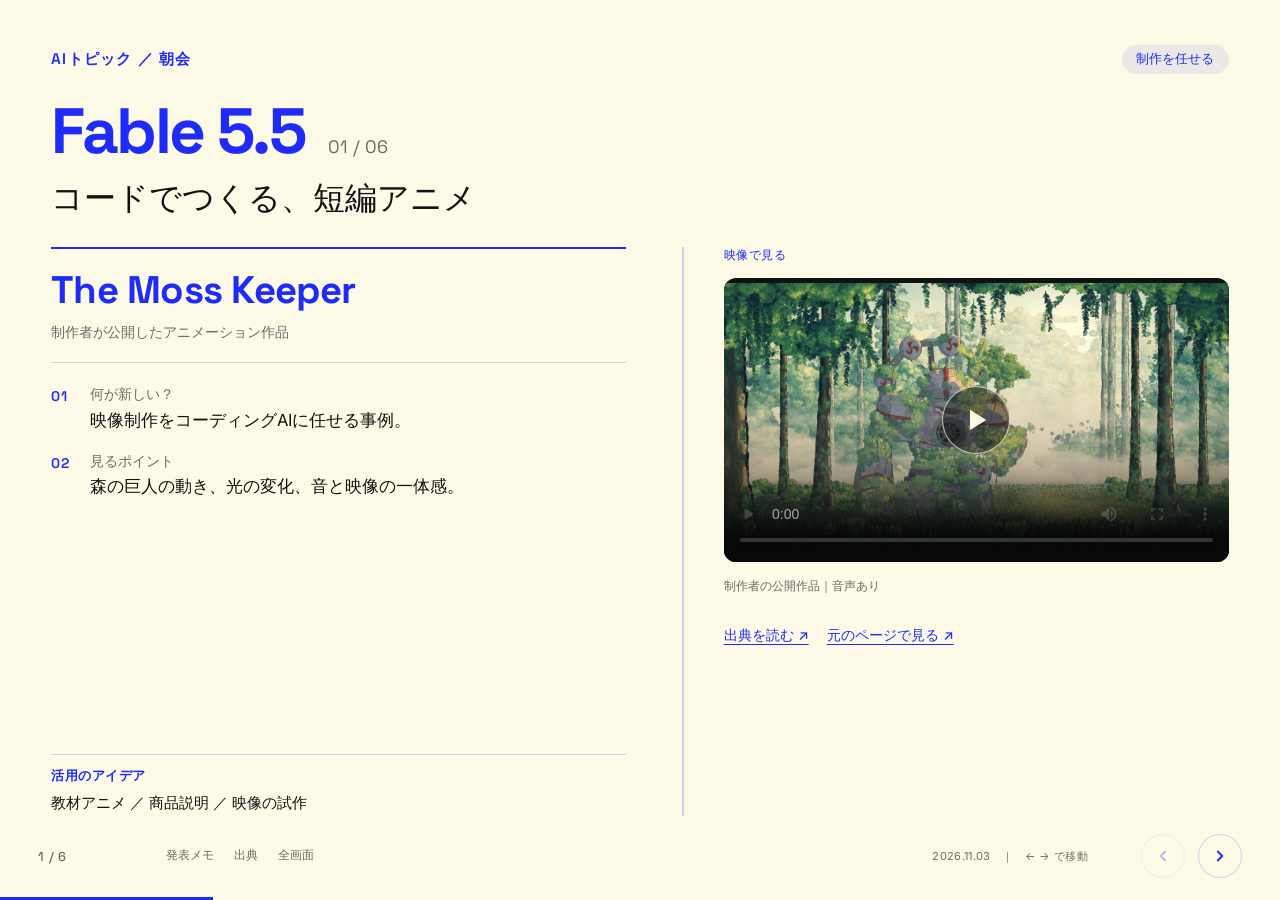
<file: 2026-11-03-AI最新動向/index.html>
<!DOCTYPE html>
<html lang="ja">
<head>
  <meta charset="UTF-8">
  <meta name="viewport" content="width=device-width, initial-scale=1.0">
  <title>AIトピック｜2026年11月3日｜朝会</title>
  <link href="assets/fonts/fonts.css" rel="stylesheet">

  <style>
    :root {
      --bg: #fdfae7;
      --primary: #1e2bfa;
      --text: #111111;
      --text-muted: #6b6b6b;
      --text-light: #9a9a9a;
      --accent-light: rgba(30, 43, 250, 0.08);
      --accent-medium: rgba(30, 43, 250, 0.15);
      --border: rgba(30, 43, 250, 0.2);
      --card-bg: rgba(30, 43, 250, 0.04);
    }

    * {
      margin: 0;
      padding: 0;
      box-sizing: border-box;
    }

    html, body {
      width: 100%;
      height: 100%;
      overflow: hidden;
      font-family: 'Inter', sans-serif;
      background: var(--bg);
      color: var(--text);
    }

    /* Slide container */
    .deck {
      width: 100vw;
      height: 100vh;
      position: relative;
      overflow: hidden;
    }

    .slide {
      position: absolute;
      top: 0;
      left: 0;
      width: 100vw;
      height: 100vh;
      display: flex;
      flex-direction: column;
      /* Asymmetric padding: extra bottom space to clear the fixed
         slide-counter (left) and nav-controls (right). Without this,
         cards/grids that fill slide-content overlap the nav chrome. */
      padding: 3.5vw 4vw 8.5vh 4vw;
      opacity: 0;
      pointer-events: none;
      transform: translateX(40px);
      transition: opacity 0.5s ease, transform 0.5s ease;
      overflow: hidden;
    }

    .slide.active {
      opacity: 1;
      pointer-events: all;
      transform: translateX(0);
      z-index: 10;
    }

    .slide.prev {
      transform: translateX(-40px);
    }

    /* Typography */
    h1, h2, h3, h4 {
      font-family: 'Space Grotesk', sans-serif;
      font-weight: 600;
      line-height: 1.1;
      letter-spacing: -0.02em;
    }

    h1 {
      font-size: clamp(2.8rem, 5vw, 4.2rem);
      font-weight: 700;
    }

    h2 {
      font-size: clamp(1.8rem, 3vw, 2.6rem);
      margin-bottom: 1.5rem;
    }

    h3 {
      font-size: clamp(1.1rem, 1.8vw, 1.5rem);
      font-weight: 500;
      line-height: 1.3;
    }

    h4 {
      font-size: clamp(0.85rem, 1.2vw, 1rem);
      font-weight: 600;
      text-transform: uppercase;
      letter-spacing: 0.08em;
      color: var(--primary);
    }

    p, li {
      font-size: clamp(0.85rem, 1.1vw, 1.05rem);
      line-height: 1.6;
      color: var(--text-muted);
    }

    /* Slide header bar */
    .slide-header {
      display: flex;
      align-items: center;
      justify-content: space-between;
      margin-bottom: 2.5vh;
      flex-shrink: 0;
    }

    .slide-header h4 {
      margin: 0;
    }

    .slide-header .tag {
      font-family: 'Space Grotesk', sans-serif;
      font-size: 0.75rem;
      font-weight: 500;
      color: var(--primary);
      background: var(--accent-light);
      padding: 0.35rem 0.9rem;
      border-radius: 100px;
    }

    /* Slide content area */
    .slide-content {
      flex: 1;
      display: flex;
      flex-direction: column;
      min-height: 0;
    }

    /* Navigation */
    .nav-controls {
      position: fixed;
      bottom: 2.5vh;
      right: 3vw;
      display: flex;
      align-items: center;
      gap: 0.8rem;
      z-index: 100;
    }

    .nav-btn {
      width: 44px;
      height: 44px;
      border-radius: 50%;
      border: 1.5px solid var(--border);
      background: var(--bg);
      color: var(--primary);
      cursor: pointer;
      display: flex;
      align-items: center;
      justify-content: center;
      transition: all 0.2s ease;
      font-size: 1.1rem;
    }

    .nav-btn:hover {
      background: var(--primary);
      color: var(--bg);
      border-color: var(--primary);
    }

    .nav-btn:disabled {
      opacity: 0.3;
      cursor: not-allowed;
    }

    .slide-counter {
      font-family: 'Space Grotesk', sans-serif;
      font-size: 0.8rem;
      font-weight: 500;
      color: var(--text-muted);
      letter-spacing: 0.05em;
      position: fixed;
      bottom: 2.5vh;
      left: 3vw;
      z-index: 100;
    }

    .progress-bar {
      position: fixed;
      bottom: 0;
      left: 0;
      height: 3px;
      background: var(--primary);
      transition: width 0.4s ease;
      z-index: 100;
    }

    /* Decorative elements */
    .accent-line {
      width: 60px;
      height: 4px;
      background: var(--primary);
      border-radius: 2px;
      margin-bottom: 1.5rem;
    }

    .accent-dot {
      width: 8px;
      height: 8px;
      background: var(--primary);
      border-radius: 50%;
      display: inline-block;
    }

    /* ============================================================
       LAYOUT 1: Cover / Title Slide
       ============================================================ */
    .layout-cover {
      justify-content: center;
      align-items: flex-start;
      padding-left: 8vw;
    }

    .layout-cover h1 {
      max-width: 55vw;
      margin-bottom: 1.5rem;
      line-height: 1.05;
    }

    .layout-cover .subtitle {
      font-size: clamp(1rem, 1.5vw, 1.25rem);
      color: var(--text-muted);
      max-width: 40vw;
      margin-bottom: 3rem;
      font-weight: 400;
    }

    .layout-cover .meta {
      font-family: 'Space Grotesk', sans-serif;
      font-size: 0.8rem;
      color: var(--text-light);
      letter-spacing: 0.05em;
    }

    .layout-cover .cover-decoration {
      position: absolute;
      top: 0;
      right: 0;
      width: 35vw;
      height: 100vh;
      background: var(--accent-light);
      clip-path: polygon(30% 0, 100% 0, 100% 100%, 0% 100%);
    }

    .layout-cover .cover-dots {
      position: absolute;
      bottom: 12vh;
      right: 8vw;
      display: grid;
      grid-template-columns: repeat(3, 1fr);
      gap: 12px;
      opacity: 0.25;
    }

    .layout-cover .cover-dots .dot {
      width: 6px;
      height: 6px;
      background: var(--primary);
      border-radius: 50%;
    }

    /* ============================================================
       LAYOUT 2: Agenda / Table of Contents
       ============================================================ */
    .layout-agenda .agenda-grid {
      display: grid;
      grid-template-columns: repeat(2, 1fr);
      grid-template-rows: repeat(3, 1fr);
      gap: 1rem 3rem;
      margin-top: 1rem;
      flex: 1;
      min-height: 0;
    }

    .agenda-item {
      display: flex;
      gap: 1.2rem;
      align-items: center;
      padding: 1rem 1.2rem;
      border-radius: 12px;
      transition: background 0.2s ease;
      border-bottom: 1px solid var(--border);
    }

    .agenda-item:hover {
      background: var(--card-bg);
    }

    .agenda-num {
      font-family: 'Space Grotesk', sans-serif;
      font-size: 1.8rem;
      font-weight: 700;
      color: var(--primary);
      line-height: 1;
      min-width: 36px;
    }

    .agenda-item h3 {
      margin-bottom: 0.3rem;
      font-size: clamp(1rem, 1.4vw, 1.2rem);
    }

    .agenda-item p {
      font-size: clamp(0.8rem, 1vw, 0.95rem);
      line-height: 1.5;
    }

    /* ============================================================
       LAYOUT 3: Key Metrics (3 large callouts)
       Cards size to their content; the row centers vertically
       inside the remaining slide-content area.
       ============================================================ */
    .layout-metrics .slide-content {
      justify-content: flex-start;
    }

    .layout-metrics .metrics-row {
      display: grid;
      grid-template-columns: repeat(3, 1fr);
      gap: 1.5rem;
      margin-top: 0.5rem;
      align-items: stretch;
    }

    .metric-card {
      display: flex;
      flex-direction: column;
      gap: 0.7rem;
      padding: 1.5rem 1.6rem;
      border-radius: 14px;
      border: 1.5px solid var(--border);
      background: var(--card-bg);
    }

    .metric-card .metric-value {
      font-family: 'Space Grotesk', sans-serif;
      font-size: clamp(2.2rem, 3.4vw, 3rem);
      font-weight: 700;
      color: var(--primary);
      line-height: 1;
    }

    .metric-card .metric-label {
      font-size: clamp(0.95rem, 1.3vw, 1.1rem);
      font-weight: 600;
      color: var(--text);
      line-height: 1.3;
    }

    .metric-card .metric-desc {
      font-size: clamp(0.78rem, 0.95vw, 0.9rem);
      color: var(--text-muted);
      line-height: 1.5;
    }

    .metric-card .metric-supports {
      list-style: none;
      display: flex;
      flex-direction: column;
      gap: 0.45rem;
      margin: 0.2rem 0 0;
      padding: 0.7rem 0 0;
      border-top: 1px solid var(--border);
    }

    .metric-card .metric-supports li {
      font-size: clamp(0.75rem, 0.9vw, 0.85rem);
      color: var(--text-muted);
      padding-left: 1rem;
      position: relative;
      line-height: 1.45;
    }

    .metric-card .metric-supports li::before {
      content: '—';
      position: absolute;
      left: 0;
      color: var(--text-light);
    }

    .metric-card .metric-change {
      display: inline-flex;
      align-items: center;
      gap: 0.3rem;
      font-family: 'Space Grotesk', sans-serif;
      font-size: 0.78rem;
      font-weight: 600;
      margin-top: 0.3rem;
    }

    .metric-change.positive { color: #059669; }
    .metric-change.negative { color: #dc2626; }

    /* ============================================================
       LAYOUT 4: Data Dashboard (6 stat grid)
       Cells have natural height with stat at top + name + small
       context line. Grid is auto-sized; the row stays in the upper
       portion of slide-content with the bottom-padding reserved
       for nav chrome.
       ============================================================ */
    .layout-dashboard .slide-content {
      justify-content: flex-start;
    }

    .layout-dashboard .stats-grid {
      display: grid;
      grid-template-columns: repeat(3, 1fr);
      gap: 1.2rem;
      margin-top: 0.5rem;
    }

    .stat-cell {
      display: flex;
      flex-direction: column;
      gap: 0.5rem;
      padding: 1.4rem 1.5rem;
      border-radius: 12px;
      background: var(--card-bg);
      border: 1px solid var(--border);
    }

    .stat-cell .stat-top {
      display: flex;
      align-items: baseline;
      gap: 0.5rem;
    }

    .stat-cell .stat-num {
      font-family: 'Space Grotesk', sans-serif;
      font-size: clamp(1.6rem, 2.4vw, 2.1rem);
      font-weight: 700;
      color: var(--primary);
      line-height: 1;
    }

    .stat-cell .stat-unit {
      font-size: 0.8rem;
      color: var(--text-light);
      font-weight: 500;
    }

    .stat-cell .stat-name {
      font-size: clamp(0.85rem, 1vw, 0.95rem);
      color: var(--text);
      line-height: 1.35;
      font-weight: 500;
    }

    .stat-cell .stat-context {
      font-size: 0.75rem;
      color: var(--text-light);
      line-height: 1.4;
      padding-top: 0.4rem;
      border-top: 1px solid var(--border);
    }

    /* ============================================================
       LAYOUT 5: Two Column Split
       Left = numbered insight list, Right = pull-quote + supporting
       stats. Both columns size to their content with natural rhythm
       (gap-based spacing, no forced height-distribution).
       ============================================================ */
    .layout-split .slide-content {
      justify-content: flex-start;
    }

    .layout-split .split-body {
      display: grid;
      grid-template-columns: 1.05fr 1fr;
      gap: 3.5rem;
      margin-top: 0.5rem;
    }

    .split-left, .split-right {
      display: flex;
      flex-direction: column;
      gap: 1.4rem;
    }

    .split-right {
      padding-left: 2.5rem;
      border-left: 2px solid var(--border);
    }

    .insight-list {
      list-style: none;
      display: flex;
      flex-direction: column;
      gap: 1.1rem;
      margin: 0;
      counter-reset: insight;
    }

    .insight-list li {
      position: relative;
      padding-left: 2.6rem;
      font-size: clamp(0.88rem, 1.05vw, 1rem);
      color: var(--text);
      line-height: 1.55;
      counter-increment: insight;
    }

    .insight-list li::before {
      content: counter(insight, decimal-leading-zero);
      position: absolute;
      left: 0;
      top: 0;
      font-family: 'Space Grotesk', sans-serif;
      font-size: 0.78rem;
      font-weight: 600;
      color: var(--primary);
      letter-spacing: 0.05em;
      line-height: 1.7;
    }

    .split-highlight {
      font-family: 'Space Grotesk', sans-serif;
      font-size: clamp(1.15rem, 1.55vw, 1.5rem);
      font-weight: 500;
      color: var(--text);
      line-height: 1.4;
      padding: 1.3rem 1.5rem;
      background: var(--accent-light);
      border-radius: 12px;
      border-left: 4px solid var(--primary);
    }

    .split-highlight cite {
      display: block;
      margin-top: 0.7rem;
      font-style: normal;
      font-size: 0.78rem;
      font-weight: 500;
      color: var(--text-muted);
      letter-spacing: 0.04em;
      text-transform: uppercase;
    }

    .mini-stat-row {
      display: grid;
      grid-template-columns: repeat(3, 1fr);
      gap: 1rem;
      padding-top: 0.4rem;
    }

    .mini-stat {
      padding: 0.9rem 1rem;
      border-radius: 10px;
      background: var(--card-bg);
      border: 1px solid var(--border);
    }

    .mini-stat .mini-val {
      font-family: 'Space Grotesk', sans-serif;
      font-size: 1.5rem;
      font-weight: 700;
      color: var(--primary);
      line-height: 1;
    }

    .mini-stat .mini-label {
      font-size: 0.72rem;
      color: var(--text-muted);
      margin-top: 0.4rem;
      line-height: 1.35;
    }

    /* ============================================================
       LAYOUT 6: Horizontal Bar Ranking
       ============================================================ */
    .layout-bars .bars-container {
      flex: 1;
      display: flex;
      flex-direction: column;
      justify-content: center;
      gap: 0.8rem;
      margin-top: 0.5rem;
    }

    .bar-item {
      display: grid;
      grid-template-columns: minmax(180px, 30%) 1fr auto;
      align-items: center;
      gap: 1rem;
      padding: 0.6rem 0;
    }

    .bar-label {
      font-size: clamp(0.8rem, 1.1vw, 1rem);
      color: var(--text);
      font-weight: 500;
      line-height: 1.3;
    }

    .bar-track {
      height: 28px;
      background: var(--accent-light);
      border-radius: 6px;
      overflow: hidden;
      position: relative;
    }

    .bar-fill {
      height: 100%;
      background: var(--primary);
      border-radius: 6px;
      transition: width 0.8s ease;
    }

    .bar-pct {
      font-family: 'Space Grotesk', sans-serif;
      font-size: 0.95rem;
      font-weight: 600;
      color: var(--primary);
      min-width: 45px;
      text-align: right;
    }

    .bar-note {
      font-size: 0.75rem;
      color: var(--text-light);
      margin-top: 0.2rem;
    }

    /* ============================================================
       LAYOUT 7: Quote / Highlight
       ============================================================ */
    .layout-quote {
      justify-content: center;
      align-items: center;
      text-align: center;
    }

    .layout-quote .quote-mark {
      font-family: 'Space Grotesk', sans-serif;
      font-size: 8rem;
      font-weight: 700;
      color: var(--primary);
      opacity: 0.15;
      line-height: 0.5;
      margin-bottom: 1rem;
    }

    .layout-quote blockquote {
      font-family: 'Space Grotesk', sans-serif;
      font-size: clamp(1.6rem, 2.8vw, 2.4rem);
      font-weight: 500;
      line-height: 1.35;
      color: var(--text);
      max-width: 65vw;
      margin-bottom: 2rem;
    }

    .layout-quote .quote-source {
      font-size: clamp(0.85rem, 1.1vw, 1rem);
      color: var(--text-muted);
    }

    .layout-quote .quote-source strong {
      color: var(--text);
      font-weight: 600;
    }

    .layout-quote .quote-decoration {
      position: absolute;
      top: 10vh;
      left: 5vw;
      width: 80px;
      height: 80px;
      border: 2px solid var(--border);
      border-radius: 50%;
    }

    .layout-quote .quote-decoration-2 {
      position: absolute;
      bottom: 12vh;
      right: 6vw;
      width: 60px;
      height: 60px;
      background: var(--accent-light);
      border-radius: 50%;
    }

    /* ============================================================
       LAYOUT 8: Timeline / Process Flow
       ============================================================ */
    .layout-timeline .timeline-track {
      display: flex;
      gap: 1.5rem;
      flex: 1;
      align-items: center;
      justify-content: center;
      margin-top: 0.5rem;
    }

    .timeline-step {
      flex: 1;
      display: flex;
      flex-direction: column;
      align-items: center;
      text-align: center;
      position: relative;
    }

    .timeline-step:not(:last-child)::after {
      content: '';
      position: absolute;
      top: 28px;
      right: -0.75rem;
      width: 1.5rem;
      height: 2px;
      background: var(--border);
    }

    .step-circle {
      width: 56px;
      height: 56px;
      border-radius: 50%;
      background: var(--primary);
      color: var(--bg);
      display: flex;
      align-items: center;
      justify-content: center;
      font-family: 'Space Grotesk', sans-serif;
      font-size: 1.3rem;
      font-weight: 700;
      margin-bottom: 1.2rem;
      flex-shrink: 0;
    }

    .timeline-step:nth-child(2) .step-circle { opacity: 0.85; }
    .timeline-step:nth-child(3) .step-circle { opacity: 0.7; }
    .timeline-step:nth-child(4) .step-circle { opacity: 0.55; }

    .step-title {
      font-family: 'Space Grotesk', sans-serif;
      font-size: clamp(0.95rem, 1.4vw, 1.15rem);
      font-weight: 600;
      color: var(--text);
      margin-bottom: 0.4rem;
    }

    .step-desc {
      font-size: clamp(0.75rem, 1vw, 0.9rem);
      color: var(--text-muted);
      line-height: 1.5;
      max-width: 220px;
    }

    /* ============================================================
       LAYOUT 9: Detailed Analysis (bullets with sub-items)
       ============================================================ */
    .layout-detail .detail-body {
      display: grid;
      grid-template-columns: repeat(2, 1fr);
      gap: 2rem 3rem;
      flex: 1;
      margin-top: 0.5rem;
      overflow: hidden;
    }

    .detail-col {
      display: flex;
      flex-direction: column;
      gap: 1.2rem;
    }

    .detail-block {
      padding: 1rem 1.2rem;
      border-radius: 10px;
      background: var(--card-bg);
      border: 1px solid var(--border);
    }

    .detail-block h3 {
      font-size: clamp(0.95rem, 1.3vw, 1.1rem);
      margin-bottom: 0.6rem;
      color: var(--text);
    }

    .detail-block ul {
      list-style: none;
      margin: 0;
      padding: 0;
    }

    .detail-block ul li {
      position: relative;
      padding-left: 1.1rem;
      padding-bottom: 0.4rem;
      font-size: clamp(0.78rem, 1vw, 0.9rem);
      line-height: 1.5;
    }

    .detail-block ul li::before {
      content: '';
      position: absolute;
      left: 0;
      top: 0.55rem;
      width: 5px;
      height: 5px;
      border-radius: 50%;
      background: var(--primary);
    }

    .detail-block ul li:last-child {
      padding-bottom: 0;
    }

    /* ============================================================
       LAYOUT 10: Closing / CTA
       ============================================================ */
    .layout-closing {
      justify-content: center;
      align-items: center;
      text-align: center;
    }

    .layout-closing h1 {
      margin-bottom: 1rem;
    }

    .layout-closing .closing-sub {
      font-size: clamp(1rem, 1.5vw, 1.3rem);
      color: var(--text-muted);
      max-width: 45vw;
      margin-bottom: 2.5rem;
    }

    .layout-closing .cta-btn {
      display: inline-block;
      font-family: 'Space Grotesk', sans-serif;
      font-size: 0.95rem;
      font-weight: 600;
      color: var(--bg);
      background: var(--primary);
      padding: 0.9rem 2.2rem;
      border-radius: 100px;
      text-decoration: none;
      letter-spacing: 0.02em;
      transition: transform 0.2s ease, box-shadow 0.2s ease;
    }

    .layout-closing .cta-btn:hover {
      transform: translateY(-2px);
      box-shadow: 0 8px 24px rgba(30, 43, 250, 0.25);
    }

    .layout-closing .closing-contact {
      margin-top: 3rem;
      font-size: 0.85rem;
      color: var(--text-light);
    }

    .layout-closing .closing-decoration {
      position: absolute;
      top: 50%;
      left: 50%;
      transform: translate(-50%, -50%);
      width: 500px;
      height: 500px;
      border: 1px solid var(--border);
      border-radius: 50%;
      opacity: 0.4;
      pointer-events: none;
    }

    .layout-closing .closing-decoration-2 {
      position: absolute;
      top: 50%;
      left: 50%;
      transform: translate(-50%, -50%);
      width: 360px;
      height: 360px;
      border: 1px solid var(--border);
      border-radius: 50%;
      opacity: 0.3;
      pointer-events: none;
    }

    /* Keyboard hint */
    .keyboard-hint {
      position: fixed;
      bottom: 2.5vh;
      left: 50%;
      transform: translateX(-50%);
      font-size: 0.7rem;
      color: var(--text-light);
      z-index: 100;
      opacity: 0.6;
    }

    /* Responsive adjustments for very small heights */
    @media (max-height: 700px) {
      .slide { padding: 2.5vh 3vw; }
      .layout-agenda .agenda-grid { gap: 0.8rem 2rem; }
      .agenda-item { padding: 0.8rem; }
      .metric-card { padding: 1rem; }
      .layout-bars .bars-container { gap: 0.5rem; }
      .bar-item { padding: 0.4rem 0; }
      .detail-block { padding: 0.8rem 1rem; }
    }
  </style>
<style>
/* Media layout extends Blue Professional's original split layout. */
body {font-family:'Inter','Hiragino Kaku Gothic ProN','Yu Gothic',sans-serif}
h1,h2,h3,h4 {font-family:'Space Grotesk','Hiragino Kaku Gothic ProN','Yu Gothic',sans-serif}
.slide-header .tag {font-size:13px}
.topic-title {display:flex;align-items:baseline;gap:24px;margin:0 0 10px}
.topic-title h1 {font-size:clamp(44px,5vw,67px);color:var(--primary);letter-spacing:-.04em}
.topic-title span {font-family:'Space Grotesk',sans-serif;font-size:18px;color:var(--text-muted)}
.headline {font-size:clamp(23px,2.5vw,35px);line-height:1.35;margin:0 0 3vh;font-weight:500;letter-spacing:0}
.layout-split .split-body {margin-top:0;gap:3.5rem;min-height:0;flex:1}
.split-left {gap:clamp(12px,2.2vh,24px);min-width:0}
.split-right {gap:14px;min-width:0;padding-left:2.5rem}
.metric {padding:1.1rem 0 1.2rem;border-top:2px solid var(--primary);border-bottom:1px solid var(--border)}
.metric strong {display:block;font-family:'Space Grotesk','Hiragino Kaku Gothic ProN',sans-serif;font-size:clamp(27px,3vw,42px);line-height:1.2;color:var(--primary);letter-spacing:-.02em}
.metric p {margin-top:8px;font-size:clamp(13px,1.1vw,17px)}
.insight-list {gap:1rem}.insight-list li {font-size:clamp(15px,1.3vw,20px);line-height:1.55;padding-left:2.4rem}
.insight-list li::before {font-size:14px;top:2px}.insight-list b {display:block;font-size:14px;color:var(--text-muted);font-weight:500;margin-bottom:3px}
.applications {margin-top:auto;padding-top:14px;border-top:1px solid var(--border)}
.applications h4 {font-size:13px;margin-bottom:7px;letter-spacing:.04em}
.applications p {font-size:clamp(14px,1.2vw,18px);color:var(--text);line-height:1.7}
.media-heading {display:flex;justify-content:space-between;align-items:center;font-size:12px;color:var(--text-muted);letter-spacing:.04em}
.media-heading strong {color:var(--primary);font-weight:500}
.player {position:relative;width:100%;aspect-ratio:16/9;background:var(--text);border-radius:12px;overflow:hidden;isolation:isolate}
.player video {display:block;width:100%;height:100%;object-fit:contain}
.play-cover {position:absolute;inset:0;width:100%;border:0;color:var(--bg);background:linear-gradient(transparent 35%,rgba(17,17,17,.5));display:flex;align-items:center;justify-content:center;cursor:pointer}
.play-cover span {width:68px;height:68px;display:flex;align-items:center;justify-content:center;border:1px solid rgba(253,250,231,.7);border-radius:50%;background:rgba(17,17,17,.42);font-size:25px;padding-left:4px;transition:transform .2s}
.play-cover:hover span{transform:scale(1.08)}.play-cover[hidden]{display:none}
.media-caption {font-size:12px;line-height:1.6;color:var(--text-muted);min-height:36px}
.source-links {display:flex;gap:18px;flex-wrap:wrap}a {color:var(--primary);text-underline-offset:4px}.source-links a{font-size:14px;font-weight:500}
.caveat {margin-top:auto;padding:14px 16px;background:var(--accent-light);border-radius:10px;font-size:13px;line-height:1.65;color:var(--text)}
.caveat strong {display:block;color:var(--primary);font-size:11px;letter-spacing:.08em;margin-bottom:5px}
.keyboard-hint {display:none}.footer-tools{position:fixed;bottom:2.5vh;left:13vw;z-index:100;display:flex;gap:20px;height:44px;align-items:center}
.footer-tools button {background:none;border:0;color:var(--text-muted);font:inherit;font-size:12px;cursor:pointer;padding:8px 0}
.footer-tools button:hover{color:var(--primary)}.slide-counter{bottom:calc(2.5vh + 13px)}
.date-meta {position:fixed;bottom:calc(2.5vh + 14px);right:15vw;z-index:50;color:var(--text-muted);font-size:11px;letter-spacing:.03em}
:focus-visible{outline:3px solid var(--primary);outline-offset:5px}
dialog{max-width:760px;width:calc(100% - 40px);max-height:85vh;margin:auto;padding:32px;background:var(--bg);color:var(--text);border:1px solid var(--border);border-radius:14px;overflow:auto}
dialog::backdrop{background:rgba(17,17,17,.48)}dialog h2{font-size:28px;margin:0 36px 22px 0}dialog h3{font-size:18px;margin:22px 0 10px}dialog p{font-size:16px;line-height:1.9}dialog li{margin:12px 0}dialog ul{padding-left:20px}
.close-dialog{position:absolute;right:20px;top:16px;border:0;background:none;font-size:28px;color:var(--primary);cursor:pointer}.small-note{font-size:12px!important;margin-top:20px;border-top:1px solid var(--border);padding-top:14px}
@media(max-height:760px) and (min-width:901px){.slide{padding-top:2vw}.headline{margin-bottom:2vh}.split-left{gap:12px}.metric{padding:10px 0}.metric strong{font-size:30px}.metric p{margin-top:4px}.insight-list{gap:10px}.insight-list li{font-size:16px}.applications{padding-top:10px}.split-right{gap:9px}.caveat{padding:10px 12px;font-size:12px}.media-caption{min-height:0}}
@media(max-width:900px){html,body{overflow:hidden}.slide{height:100dvh;overflow-y:auto;padding:28px 24px 100px}.layout-split .split-body{display:flex;flex-direction:column;gap:28px;flex:initial}.split-right{padding:22px 0 0;border-left:0;border-top:2px solid var(--border)}.split-left{gap:18px}.topic-title h1{font-size:44px}.headline{font-size:24px;margin-bottom:24px}.slide-header{margin-bottom:22px}.slide-header .tag{font-size:11px}.insight-list li{font-size:17px}.metric strong{font-size:32px}.applications p{font-size:16px}.caveat{margin-top:6px}.footer-tools{left:80px;gap:14px}.date-meta{display:none}.nav-controls{right:18px;bottom:16px;gap:8px}.nav-btn{width:36px;height:36px}.slide-counter{left:24px;bottom:28px}.footer-tools{bottom:12px;height:44px}.footer-tools button{font-size:11px}.footer-tools button:last-child{display:none}.nav-controls,.footer-tools,.slide-counter{background:var(--bg)}.progress-bar{z-index:120}.slide::after{content:'';min-height:8px}}
@media(prefers-reduced-motion:reduce){*{transition:none!important}}
@media print{html,body,.deck{overflow:visible;height:auto}.slide{position:relative;opacity:1;transform:none!important;pointer-events:all;width:100%;height:190mm;break-after:page;overflow:hidden;padding:10mm;display:flex!important}.nav-controls,.footer-tools,.progress-bar,.slide-counter,.date-meta{display:none}.layout-split .split-body{display:grid;grid-template-columns:1.05fr 1fr}.play-cover{display:none}}
.slide{padding-bottom:max(8.5vh,84px)}
@media(max-width:900px){.slide{padding-bottom:100px}.slide-content{flex:none;min-height:auto}.deck::after{content:'';position:fixed;bottom:0;left:0;right:0;height:68px;background:var(--bg);border-top:1px solid var(--border);z-index:90}.slide::after{min-height:0}}
</style></head>
<body><main class="deck"><section class="slide layout-split active" aria-label="1 / 6 Fable 5.5">
 <div class="slide-header"><h4>AIトピック <span aria-hidden="true">／</span> 朝会</h4><span class="tag">制作を任せる</span></div>
 <div class="slide-content"><div class="topic-title"><h1>Fable 5.5</h1><span>01 / 06</span></div><h2 class="headline">コードでつくる、短編アニメ</h2>
 <div class="split-body"><div class="split-left"><div class="metric"><strong>The Moss Keeper</strong><p>制作者が公開したアニメーション作品</p></div><ol class="insight-list"><li><b>何が新しい？</b>映像制作をコーディングAIに任せる事例。</li><li><b>見るポイント</b>森の巨人の動き、光の変化、音と映像の一体感。</li></ol><div class="applications"><h4>活用のアイデア</h4><p>教材アニメ ／ 商品説明 ／ 映像の試作</p></div></div>
 <div class="split-right"><div class="media-heading"><strong>映像で見る</strong></div><div class="player"><video controls playsinline preload="metadata" poster="assets/fable.jpg" aria-label="Fable 5.5 の紹介映像"><source src="assets/fable.mp4" type="video/mp4"></video><button class="play-cover" aria-label="Fable 5.5 の映像を再生"><span aria-hidden="true">▶</span></button></div><p class="media-caption">制作者の公開作品｜音声あり</p><div class="source-links"><a href="https://github.com/ChetasLua/moss-keeper" target="_blank" rel="noopener noreferrer">出典を読む ↗</a><a href="https://chetaslua.github.io/moss-keeper/" target="_blank" rel="noopener noreferrer">元のページで見る ↗</a></div></div></div></div></section><section class="slide layout-split " aria-label="2 / 6 42AI">
 <div class="slide-header"><h4>AIトピック <span aria-hidden="true">／</span> 朝会</h4><span class="tag">行動を予測する</span></div>
 <div class="slide-content"><div class="topic-title"><h1>42AI</h1><span>02 / 06</span></div><h2 class="headline">人の意思決定を、確率で捉える</h2>
 <div class="split-body"><div class="split-left"><div class="metric"><strong>最大24時間先</strong><p>取引の方向・量などを予測する用途を提示</p></div><ol class="insight-list"><li><b>何が新しい？</b>行動履歴・個人の特性・状況から、次の選択を推定。</li><li><b>見るポイント</b>予測を、取引リスクや不正の早期把握につなげる。</li></ol><div class="applications"><h4>活用のアイデア</h4><p>取引リスク管理 ／ 不正検知 ／ AI応答の個別化</p></div></div>
 <div class="split-right"><div class="media-heading"><strong>映像で見る</strong></div><div class="player"><video controls playsinline preload="metadata" poster="assets/42ai.jpg" aria-label="42AI の紹介映像"><source src="assets/42ai.mp4" type="video/mp4"></video><button class="play-cover" aria-label="42AI の映像を再生"><span aria-hidden="true">▶</span></button></div><p class="media-caption">公式サイトのイメージ映像｜無音・予測の実演ではありません</p><div class="source-links"><a href="https://42ai.com/" target="_blank" rel="noopener noreferrer">出典を読む ↗</a><a href="https://42ai.com/" target="_blank" rel="noopener noreferrer">元のページで見る ↗</a></div></div></div></div></section><section class="slide layout-split " aria-label="3 / 6 Archon">
 <div class="slide-header"><h4>AIトピック <span aria-hidden="true">／</span> 朝会</h4><span class="tag">編集を任せる</span></div>
 <div class="slide-content"><div class="topic-title"><h1>Archon</h1><span>03 / 06</span></div><h2 class="headline">いつもの編集スタイルをAIへ</h2>
 <div class="split-body"><div class="split-left"><div class="metric"><strong>素材 → 編集案</strong><p>Selendisの個人向けAI動画エディター</p></div><ol class="insight-list"><li><b>何が新しい？</b>過去の作品・参考動画・編集操作から好みを学ぶ。</li><li><b>見るポイント</b>素材選びやテンポを、クリエイターの好みに近づける。</li></ol><div class="applications"><h4>活用のアイデア</h4><p>SNS動画 ／ イベントのダイジェスト ／ 社内広報</p></div></div>
 <div class="split-right"><div class="media-heading"><strong>映像で見る</strong></div><div class="player"><video controls playsinline preload="metadata" poster="assets/archon.jpg" aria-label="Archon の紹介映像"><source src="assets/archon.mp4" type="video/mp4"></video><button class="play-cover" aria-label="Archon の映像を再生"><span aria-hidden="true">▶</span></button></div><p class="media-caption">Selendis 公式発表動画｜音声あり・英語</p><div class="source-links"><a href="https://selendis.com/" target="_blank" rel="noopener noreferrer">出典を読む ↗</a><a href="https://x.com/SelendisAI/status/2117663093194998089" target="_blank" rel="noopener noreferrer">元のページで見る ↗</a></div></div></div></div></section><section class="slide layout-split " aria-label="4 / 6 hunch">
 <div class="slide-header"><h4>AIトピック <span aria-hidden="true">／</span> 朝会</h4><span class="tag">判断を軽くする</span></div>
 <div class="slide-content"><div class="topic-title"><h1>hunch</h1><span>04 / 06</span></div><h2 class="headline">繰り返す判断は、小さなAIに</h2>
 <div class="split-body"><div class="split-left"><div class="metric"><strong>CPUで動作</strong><p>教師モデルから学ぶ、軽量な判断システム</p></div><ol class="insight-list"><li><b>何が新しい？</b>教師の判断を学び、慣れた質問を高速に処理。</li><li><b>見るポイント</b>苦手な入力は教師へ。hunch.liveは画像にも対応。</li></ol><div class="applications"><h4>活用のアイデア</h4><p>ログ分類 ／ ツールの失敗判定 ／ 画像の仕分け</p></div></div>
 <div class="split-right"><div class="media-heading"><strong>映像で見る</strong></div><div class="player"><video controls playsinline preload="metadata" poster="assets/hunch.jpg" aria-label="hunch の紹介映像"><source src="assets/hunch.mp4" type="video/mp4"></video><button class="play-cover" aria-label="hunch の映像を再生"><span aria-hidden="true">▶</span></button></div><p class="media-caption">公式の画像デモ画面とツール判定比較｜無音</p><div class="source-links"><a href="https://github.com/undrgrnd-labs/hunch" target="_blank" rel="noopener noreferrer">出典を読む ↗</a><a href="https://github.com/undrgrnd-labs/hunch#but-not-just-that" target="_blank" rel="noopener noreferrer">元のページで見る ↗</a></div></div></div></div></section><section class="slide layout-split " aria-label="5 / 6 Mirage">
 <div class="slide-header"><h4>AIトピック <span aria-hidden="true">／</span> 朝会</h4><span class="tag">端末で見る</span></div>
 <div class="slide-content"><div class="topic-title"><h1>Mirage</h1><span>05 / 06</span></div><h2 class="headline">スマホの中で、画像を理解する</h2>
 <div class="split-body"><div class="split-left"><div class="metric"><strong>22 MB</strong><p>約0.1秒：Galaxy S26のCPUで107 ms</p></div><ol class="insight-list"><li><b>何が新しい？</b>物体検出・文字認識・位置関係をまとめて処理。</li><li><b>見るポイント</b>画像を端末内で解析し、結果を構造化データにする。</li></ol><div class="applications"><h4>活用のアイデア</h4><p>カメラアプリ ／ ウェアラブル ／ オフライン画像分類</p></div></div>
 <div class="split-right"><div class="media-heading"><strong>映像で見る</strong></div><div class="player"><video controls playsinline preload="metadata" poster="assets/mirage.jpg" aria-label="Mirage の紹介映像"><source src="assets/mirage.mp4" type="video/mp4"></video><button class="play-cover" aria-label="Mirage の映像を再生"><span aria-hidden="true">▶</span></button></div><p class="media-caption">公式ページの認識済みサンプル紹介｜画面キャプチャ・無音</p><div class="source-links"><a href="https://www.cactuscompute.com/blog/mirage" target="_blank" rel="noopener noreferrer">出典を読む ↗</a><a href="https://www.cactuscompute.com/blog/mirage" target="_blank" rel="noopener noreferrer">元のページで見る ↗</a></div></div></div></div></section><section class="slide layout-split " aria-label="6 / 6 RelayVSR">
 <div class="slide-header"><h4>AIトピック <span aria-hidden="true">／</span> 朝会</h4><span class="tag">映像を磨く</span></div>
 <div class="slide-content"><div class="topic-title"><h1>RelayVSR</h1><span>06 / 06</span></div><h2 class="headline">大小のモデルで、動画を高精細に</h2>
 <div class="split-body"><div class="split-left"><div class="metric"><strong>縦横4倍</strong><p>960 × 540 → 3840 × 2160 の出力サイズ</p></div><ol class="insight-list"><li><b>何が新しい？</b>大きなモデルが基準フレームを、小さなモデルが全体を処理。</li><li><b>見るポイント</b>羽毛や文字を同じ大きさで見比べ、細部の変化を確認。</li></ol><div class="applications"><h4>活用のアイデア</h4><p>映像アーカイブ ／ 説明動画 ／ 制作済み映像の高解像度化</p></div></div>
 <div class="split-right"><div class="media-heading"><strong>映像で見る</strong></div><div class="player"><video controls playsinline preload="metadata" poster="assets/relay.jpg" aria-label="RelayVSR の紹介映像"><source src="assets/relay.mp4" type="video/mp4"></video><button class="play-cover" aria-label="RelayVSR の映像を再生"><span aria-hidden="true">▶</span></button></div><p class="media-caption">公式サンプル｜左：処理前／右：処理後・細部拡大・無音</p><div class="source-links"><a href="https://kopperx.github.io/RelayVSR/" target="_blank" rel="noopener noreferrer">出典を読む ↗</a><a href="https://kopperx.github.io/RelayVSR/" target="_blank" rel="noopener noreferrer">元のページで見る ↗</a></div></div></div></div></section></main>
  <div class="slide-counter"><span id="current">1</span> / <span id="total">6</span></div>
  <div class="keyboard-hint">Use arrow keys to navigate</div>
  <div class="progress-bar" id="progress"></div>
  <div class="nav-controls">
    <button class="nav-btn" id="prevBtn" onclick="changeSlide(-1)" aria-label="前のスライド">
      <svg width="18" height="18" viewBox="0 0 24 24" fill="none" stroke="currentColor" stroke-width="2.5" stroke-linecap="round" stroke-linejoin="round"><polyline points="15 18 9 12 15 6"></polyline></svg>
    </button>
    <button class="nav-btn" id="nextBtn" onclick="changeSlide(1)" aria-label="次のスライド">
      <svg width="18" height="18" viewBox="0 0 24 24" fill="none" stroke="currentColor" stroke-width="2.5" stroke-linecap="round" stroke-linejoin="round"><polyline points="9 18 15 12 9 6"></polyline></svg>
    </button>
  </div>

<div class="footer-tools"><button id="notesBtn" title="N">発表メモ</button><button id="sourcesBtn">出典</button><button id="fullscreenBtn" title="F">全画面</button></div><div class="date-meta">2026.11.03　｜　← → で移動</div><dialog aria-label="補足情報"><button class="close-dialog" aria-label="閉じる">×</button><div id="dialogBody"></div></dialog><script>
    const slides = document.querySelectorAll('.slide');
    const currentEl = document.getElementById('current');
    const totalEl = document.getElementById('total');
    const progressEl = document.getElementById('progress');
    const prevBtn = document.getElementById('prevBtn');
    const nextBtn = document.getElementById('nextBtn');

    let current = Math.max(0,Math.min(slides.length-1,parseInt(location.hash.slice(1)||'1',10)-1)) || 0;
    const total = slides.length;
    totalEl.textContent = total;

    function updateSlide() {
      slides.forEach((slide, i) => {
        slide.classList.remove('active', 'prev');
        slide.inert = i !== current; slide.setAttribute('aria-hidden', i !== current);
        if(i !== current) slide.querySelectorAll('video').forEach(v=>v.pause());
        if (i === current) {
          slide.classList.add('active');
        } else if (i < current) {
          slide.classList.add('prev');
        }
      });
      currentEl.textContent = current + 1;
      history.replaceState(null,'','#'+(current+1));
      progressEl.style.width = ((current + 1) / total * 100) + '%';
      prevBtn.disabled = current === 0;
      nextBtn.disabled = current === total - 1;
    }

    function changeSlide(dir) {
      const next = current + dir;
      if (next >= 0 && next < total) {
        current = next;
        updateSlide();
      }
    }

    document.addEventListener('keydown', (e) => {
      if(document.querySelector('dialog[open]') || e.target.closest('video,input,textarea,select') || (e.key===' ' && e.target.closest('button,a'))) return;
      if (e.key === 'ArrowRight' || e.key === ' ' || e.key === 'PageDown') {
        e.preventDefault();
        changeSlide(1);
      } else if (e.key === 'ArrowLeft' || e.key === 'PageUp') {
        e.preventDefault();
        changeSlide(-1);
      } else if (e.key === 'Home') {
        e.preventDefault();
        current = 0;
        updateSlide();
      } else if (e.key === 'End') {
        e.preventDefault();
        current = total - 1;
        updateSlide();
      }
    });

    // Touch support
    let touchStartX = 0;
    let touchEndX = 0;

    document.addEventListener('touchstart', (e) => {
      touchStartX = e.target.closest('.player,a,button,dialog') ? null : e.changedTouches[0].screenX;
    }, { passive: true });

    document.addEventListener('touchend', (e) => {
      touchEndX = e.changedTouches[0].screenX;
      const diff = touchStartX - touchEndX;
      if (touchStartX !== null && Math.abs(diff) > 80) {
        changeSlide(diff > 0 ? 1 : -1);
      }
    }, { passive: true });

    updateSlide();
  
const topics=[{"name": "Fable 5.5", "category": "制作を任せる", "title": "コードでつくる、短編アニメ", "number": "01", "metric": "The Moss Keeper", "metricLabel": "制作者が公開したアニメーション作品", "points": [["何が新しい？", "映像制作をコーディングAIに任せる事例。"], ["見るポイント", "森の巨人の動き、光の変化、音と映像の一体感。"]], "apps": "教材アニメ ／ 商品説明 ／ 映像の試作", "caveat": "制作者の申告。モデル名・制作時間・生成モデル不使用は未検証。", "video": "fable", "caption": "制作者の公開作品｜音声あり", "watch": "https://chetaslua.github.io/moss-keeper/", "sources": [["制作者のコードと説明", "https://github.com/ChetasLua/moss-keeper"], ["Anthropic 公式モデル一覧", "https://www.anthropic.com/system-cards"]], "notes": "最初は、コーディングAIによる映像制作の事例です。制作者が公開した「The Moss Keeper」では、森の巨人が目覚め、空へ向かう短い物語を見られます。注目したいのは、AIに一つの制作工程をまとめて任せる可能性です。教材や商品説明の試作に応用できそうです。ただし、Fable 5.5というモデル名や、画像・動画生成モデルを使っていないという説明は未検証です。公開コードで確認できるのは、完成した動画をHTMLで再生する仕組みまでです。"}, {"name": "42AI", "category": "行動を予測する", "title": "人の意思決定を、確率で捉える", "number": "02", "metric": "最大24時間先", "metricLabel": "取引の方向・量などを予測する用途を提示", "points": [["何が新しい？", "行動履歴・個人の特性・状況から、次の選択を推定。"], ["見るポイント", "予測を、取引リスクや不正の早期把握につなげる。"]], "apps": "取引リスク管理 ／ 不正検知 ／ AI応答の個別化", "caveat": "「98%」は予測区間のカバー率の説明。個々の行動の的中率ではない。", "video": "42ai", "caption": "公式サイトのイメージ映像｜無音・予測の実演ではありません", "watch": "https://42ai.com/", "sources": [["公式サイト・用途", "https://42ai.com/"], ["CEOへの取材：98%の意味", "https://techcrunch.com/2026/11/02/42ai-comes-out-of-stealth-with-62-5m-and-a-world-model-that-can-predict-human-behavior/"]], "notes": "次は、42AIの行動世界モデルです。行動履歴だけでなく、その人の特性や周囲の状況も組み合わせ、次にどのような選択をするかを予測します。公式サイトでは、証券会社向けに最大24時間先の取引を予測する用途を紹介しています。ここで注意したいのが98%という数字です。これは個人の行動を98%当てるという意味ではなく、取引フローが予測範囲に入る割合の説明です。朝会では、未来を断定するAIではなく、意思決定のリスクを早めに把握する技術として捉えるのが適切です。"}, {"name": "Archon", "category": "編集を任せる", "title": "いつもの編集スタイルをAIへ", "number": "03", "metric": "素材 → 編集案", "metricLabel": "Selendisの個人向けAI動画エディター", "points": [["何が新しい？", "過去の作品・参考動画・編集操作から好みを学ぶ。"], ["見るポイント", "素材選びやテンポを、クリエイターの好みに近づける。"]], "apps": "SNS動画 ／ イベントのダイジェスト ／ 社内広報", "caveat": "「数分で編集」は開発元の説明。早期アクセス・ウェイトリスト制。", "video": "archon", "caption": "Selendis 公式発表動画｜音声あり・英語", "watch": "https://x.com/SelendisAI/status/2117663093194998089", "sources": [["Selendis 公式サイト", "https://selendis.com/"], ["開発元の発表・動画", "https://x.com/SelendisAI/status/2117663093194998089"]], "notes": "三つ目は、動画編集モデルのArchonです。Selendisは、過去の作品や参考動画、エディター上での操作から、利用者の編集スタイルを学ぶと説明しています。毎回ゼロから指示する負担が減り、素材選びやテンポを自分たちの表現に近づけられる点が注目です。SNS動画やイベントのダイジェスト、社内広報の初稿づくりで役立ちそうです。数分で完成するという説明は開発元の主張で、現在は早期アクセス段階です。実用時には、初稿のあとにどれだけ修正が必要かを見たいところです。"}, {"name": "hunch", "category": "判断を軽くする", "title": "繰り返す判断は、小さなAIに", "number": "04", "metric": "CPUで動作", "metricLabel": "教師モデルから学ぶ、軽量な判断システム", "points": [["何が新しい？", "教師の判断を学び、慣れた質問を高速に処理。"], ["見るポイント", "苦手な入力は教師へ。hunch.liveは画像にも対応。"]], "apps": "ログ分類 ／ ツールの失敗判定 ／ 画像の仕分け", "caveat": "Jevの公式視覚版ではありません。複雑な推論は教師モデルに委ねます。", "video": "hunch", "caption": "公式の画像デモ画面とツール判定比較｜無音", "watch": "https://github.com/undrgrnd-labs/hunch#but-not-just-that", "sources": [["公式コード・画像デモ", "https://github.com/undrgrnd-labs/hunch"], ["判断の設計ガイド", "https://github.com/undrgrnd-labs/hunch/blob/main/docs/question-design.md"]], "notes": "四つ目は、普通のCPUで動くhunchです。大きなモデルを先生として、同じ種類の判断を繰り返し学びます。十分に学んだ質問は小さなモデルが処理し、苦手な入力は先生に戻します。ログの分類やAIツールの失敗判定など、大量に発生する小さな判断の費用と待ち時間を減らす仕組みです。hunch.liveでは画像にも対応し、物体やジェスチャーのサンプルも公開されています。何でも考えられる汎用AIではなく、よく出る判断を引き受ける役割として見ると分かりやすいと思います。"}, {"name": "Mirage", "category": "端末で見る", "title": "スマホの中で、画像を理解する", "number": "05", "metric": "22 MB", "metricLabel": "約0.1秒：Galaxy S26のCPUで107 ms", "points": [["何が新しい？", "物体検出・文字認識・位置関係をまとめて処理。"], ["見るポイント", "画像を端末内で解析し、結果を構造化データにする。"]], "apps": "カメラアプリ ／ ウェアラブル ／ オフライン画像分類", "caveat": "容量はモデルファイル。速度は開発元測定。OCRは日本語非対応。", "video": "mirage", "caption": "公式ページの認識済みサンプル紹介｜画面キャプチャ・無音", "watch": "https://www.cactuscompute.com/blog/mirage", "sources": [["公式解説・ブラウザデモ", "https://www.cactuscompute.com/blog/mirage"], ["公式モデル・ライセンス", "https://huggingface.co/Cactus-Compute/mirage"]], "notes": "五つ目は、約22メガバイトの画像認識モデル、Mirageです。物体を見つける、文字を読む、物体同士の位置関係を捉える、といった処理を端末の中で行います。開発元の測定では、Galaxy S26のCPUで107ミリ秒、NPUで74ミリ秒です。通信を待たずに使いたいカメラアプリや、画像を外へ送りたくない用途で検討できます。ただし22メガバイトはモデルファイルの容量で、すべてのスマホで同じ速度が出るわけではありません。文字認識も現時点ではラテン文字のみで、日本語には対応していません。"}, {"name": "RelayVSR", "category": "映像を磨く", "title": "大小のモデルで、動画を高精細に", "number": "06", "metric": "縦横4倍", "metricLabel": "960 × 540 → 3840 × 2160 の出力サイズ", "points": [["何が新しい？", "大きなモデルが基準フレームを、小さなモデルが全体を処理。"], ["見るポイント", "羽毛や文字を同じ大きさで見比べ、細部の変化を確認。"]], "apps": "映像アーカイブ ／ 説明動画 ／ 制作済み映像の高解像度化", "caveat": "13.82 GBはA100・1080p時の測定。14 GBで4K処理できるとは未確認。", "video": "relay", "caption": "公式サンプル｜左：処理前／右：処理後・細部拡大・無音", "watch": "https://kopperx.github.io/RelayVSR/", "sources": [["公式研究ページ・比較動画", "https://kopperx.github.io/RelayVSR/"], ["論文・測定条件", "https://arxiv.org/abs/2609.37850"], ["公式実装", "https://github.com/kopperx/RelayVSR"]], "notes": "最後は、動画を高解像度化するRelayVSRです。大きなモデルですべてのフレームを処理する代わりに、一部の基準フレームを作り、小さなモデルがその情報を使って全体を仕上げます。公式実装は縦横4倍の出力で、960かける540の動画なら4Kのサイズになります。古い映像や説明動画の再利用で検討できます。ただし、約14ギガバイトというGPUメモリの数字は1080pでの測定です。4Kでも同じ条件とは言えません。比較動画では解像感だけでなく、顔や文字の変化、動きのちらつきも確認するとよさそうです。"}];
document.querySelectorAll('.play-cover').forEach(btn=>btn.addEventListener('click',async()=>{const v=btn.previousElementSibling;try{await v.play();btn.hidden=true}catch(e){btn.hidden=true;v.controls=true}}));
document.querySelectorAll('video').forEach(v=>{v.addEventListener('play',()=>{v.nextElementSibling.hidden=true;document.querySelectorAll('video').forEach(other=>{if(other!==v)other.pause()})});v.addEventListener('error',()=>{v.closest('.split-right').querySelector('.media-caption').textContent='動画を読み込めませんでした。「元のページで見る」をご利用ください。'})});
const dialog=document.querySelector('dialog'),dialogBody=document.getElementById('dialogBody');
const esc=s=>s.replace(/[&<>"']/g,c=>({'&':'&amp;','<':'&lt;','>':'&gt;','"':'&quot;',"'":'&#39;'}[c]));
function showNotes(){document.querySelectorAll('video').forEach(v=>v.pause());const t=topics[current];dialogBody.innerHTML='<h2>'+esc(t.name)+'｜話すポイント</h2><p>'+esc(t.notes)+'</p><p class="small-note">1テーマ約45秒。導入・締めで計30秒。動画は会後に各自で視聴します。</p>';dialog.showModal()}
function showSources(){document.querySelectorAll('video').forEach(v=>v.pause());dialogBody.innerHTML='<h2>出典と資料について</h2><p>資料日付：2026年11月3日。情報確認日：2026年11月24日。11月3日以降に公開・更新された資料を含みます。Mirageの公式発表記事は11月6日付です。</p>'+topics.map(t=>'<h3>'+esc(t.number+' '+t.name)+'</h3><ul>'+t.sources.map(([l,u])=>'<li><a href="'+esc(u)+'" target="_blank" rel="noopener noreferrer">'+esc(l)+' ↗</a></li>').join('')+'</ul>').join('')+'<p class="small-note">数値は各開発元の公開情報・測定値です。活用のアイデアは本資料の提案であり、導入実績を示すものではありません。Fableのモデル名・制作過程は未検証です。映像の権利は各作者・提供元に帰属します。</p>';dialog.showModal()}
function toggleFullscreen(){if(document.fullscreenElement)document.exitFullscreen();else document.documentElement.requestFullscreen?.()}
document.getElementById('notesBtn').addEventListener('click',showNotes);document.getElementById('sourcesBtn').addEventListener('click',showSources);document.getElementById('fullscreenBtn').addEventListener('click',toggleFullscreen);
document.querySelector('.close-dialog').addEventListener('click',()=>dialog.close());dialog.addEventListener('click',e=>{if(e.target===dialog){const r=dialog.getBoundingClientRect();if(e.clientX<r.left||e.clientX>r.right||e.clientY<r.top||e.clientY>r.bottom)dialog.close()}});
document.addEventListener('keydown',e=>{if(dialog.open||e.target.closest('button,a,video,input,textarea'))return;if(e.key.toLowerCase()==='n')showNotes();if(e.key.toLowerCase()==='f')toggleFullscreen()});
</script></body></html>
</file>
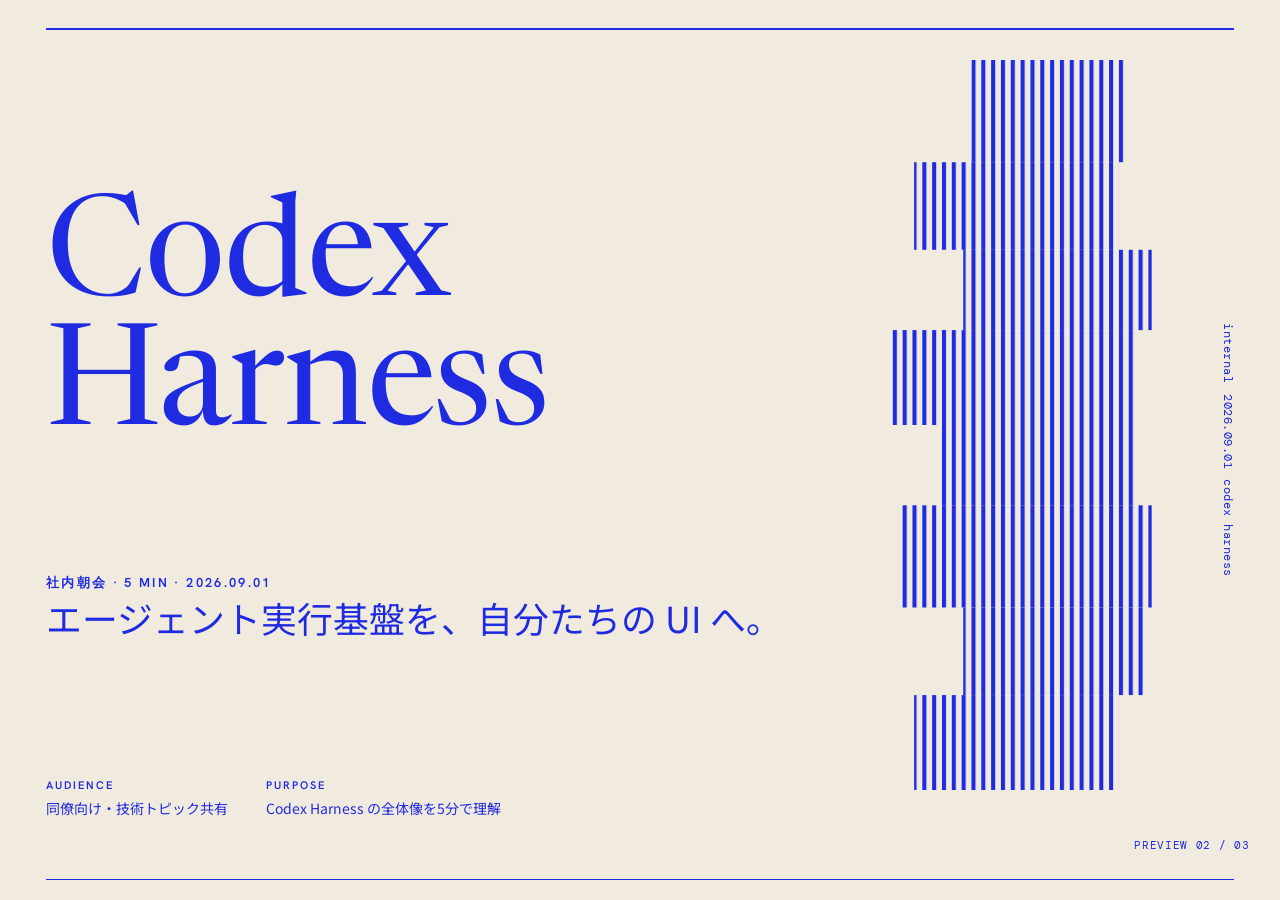
<file: 2026-0901/previews/02-cobalt-grid.html>
<!doctype html>
<html lang="ja">
<head>
<meta charset="utf-8" />
<title>Codex Harness — Cobalt Grid Preview</title>
<meta name="viewport" content="width=device-width, initial-scale=1" />
<link rel="preconnect" href="https://fonts.googleapis.com" />
<link rel="preconnect" href="https://fonts.gstatic.com" crossorigin />
<link href="https://fonts.googleapis.com/css2?family=Newsreader:ital,wght@0,400;0,500;1,300;1,400;1,500&family=Hanken+Grotesk:wght@400;500;600;700&family=DM+Mono:wght@400;500&family=Noto+Sans+JP:wght@400;500;600;700&display=swap" rel="stylesheet" />
<style>
  :root {
    --paper:    #F0EBDE;   /* warm cream / ivory paper canvas */
    --paper-2:  #E6E0CE;
    --ink:      #1F2BE0;   /* electric cobalt / royal blue */
    --ink-soft: #5560E5;   /* lighter cobalt for secondary marks */
    --grid:     rgba(31, 43, 224, 0.10);  /* very faint blue grid */
    --rule:     #1F2BE0;
  }
  * { box-sizing: border-box; }
  html, body { margin: 0; padding: 0; height: 100%; background: #0a0a0a; }
  body {
    font-family: 'Hanken Grotesk', 'Helvetica Neue', sans-serif;
    color: var(--ink);
    overflow: hidden;
  }

  /* Deck wrapper — fills the viewport */
  .deck { position: fixed; inset: 0; display: grid; place-items: center; }
  .stage {
    position: relative;
    width: 100vw; height: 100vh;
    overflow: hidden;
    background: var(--paper);
  }

  /* Graph-paper grid behind every slide */
  .stage::before {
    content: '';
    position: absolute; inset: 0;
    background-image:
      linear-gradient(to right, var(--grid) 1px, transparent 1px),
      linear-gradient(to bottom, var(--grid) 1px, transparent 1px);
    background-size: clamp(28px, 2.2vw, 44px) clamp(28px, 2.2vw, 44px);
    pointer-events: none;
    z-index: 1;
  }

  .slide {
    position: absolute; inset: 0;
    opacity: 0; pointer-events: none;
    transition: opacity 280ms ease;
    z-index: 2;
  }
  .slide.active { opacity: 1; pointer-events: auto; }
  .stage > .slide:not(:first-of-type), .nav-hint { display: none !important; }

  /* ─── TYPE SYSTEM ──────────────────────────────────────────── */
  .disp {
    font-family: 'Newsreader', Georgia, serif;

    font-weight: 400;
    line-height: 0.92;
    letter-spacing: -0.005em;
    color: var(--ink);
  }
  .body-tx {
    font-family: 'Hanken Grotesk', sans-serif;
    font-weight: 400;
    line-height: 1.5;
    color: var(--ink);
  }
  .micro {
    font-family: 'Hanken Grotesk', sans-serif;
    font-weight: 600;
    text-transform: uppercase;
    letter-spacing: 0.16em;
    color: var(--ink);
  }
  .mono {
    font-family: 'DM Mono', ui-monospace, monospace;
    font-weight: 400;
    color: var(--ink);
  }

  /* Single page-number marker, shared across slides.
     Sits ABOVE the bottom hairline rule, with deliberate space between the
     two so the chrome elements don't collide on any slide. */
  .pagenum {
    position: absolute;
    right: clamp(28px, 2.4vw, 48px);
    bottom: clamp(48px, 4.8vh, 76px);
    font-family: 'DM Mono', ui-monospace, monospace;
    font-size: clamp(11px, 0.82vw, 13px);
    color: var(--ink);
    letter-spacing: 0.06em;
    z-index: 9;
  }

  /* Top + bottom slim hairlines that frame each slide.
     Echo of the reference's thin rule above and below the composition. The
     bottom rule is pinned at the slide's lower edge so the page number,
     which sits above it, has clear space and never overlaps. */
  .hairlines::before,
  .hairlines::after {
    content: '';
    position: absolute;
    left: clamp(36px, 3.6vw, 80px);
    right: clamp(36px, 3.6vw, 80px);
    height: 1.5px;
    background: var(--ink);
    z-index: 4;
    pointer-events: none;
  }
  .hairlines::before { top: clamp(28px, 2.6vh, 48px); }
  .hairlines::after  { bottom: clamp(20px, 2vh, 32px); }

  /* Fixed nav hint — sits above the bottom hairline, same vertical level
     as the page number on the opposite side, so neither overlaps the rule. */
  .nav-hint {
    position: fixed;
    left: clamp(36px, 3.6vw, 80px);
    bottom: clamp(48px, 4.8vh, 76px);
    font-family: 'DM Mono', ui-monospace, monospace;
    font-size: clamp(10px, 0.75vw, 12px);
    color: var(--ink);
    letter-spacing: 0.08em;
    opacity: 0.4;
    z-index: 12;
    pointer-events: none;
  }

  /* ─── DECORATIVE: pixel-glitch stair (reusable SVG) ─────────── */
  /* The SVG below renders a column of stair-stepped rectangles, each
     filled with vertical scanlines — a direct echo of the reference's
     "pixelated" shape on the right side. Decorative only, pointer-events
     disabled, sits behind content. */
  .pixel-glitch {
    position: absolute;
    pointer-events: none;
    z-index: 3;
  }
  .pixel-glitch svg { display: block; width: 100%; height: 100%; }

  /* ─── DECORATIVE: small QR-style block ───────────────────────── */
  /* The QR is paper-backgrounded so it reads as a discrete patch when it
     overlaps the pixel-glitch column behind it — without the paper fill,
     the empty grid cells let the glitch's vertical scanlines bleed
     through and the QR loses its shape. */
  .qr-block {
    position: absolute;
    pointer-events: none;
    z-index: 5;
    display: grid;
    grid-template-columns: repeat(8, 1fr);
    grid-template-rows: repeat(8, 1fr);
    gap: 1.5px;
    background: var(--paper);
    padding: 4px;
    box-shadow: 0 0 0 1.5px var(--paper);
  }
  .qr-block .px { background: var(--paper); }
  .qr-block .px.on { background: var(--ink); }

  /* ──────────────────────────────────────────────────────────────
     SLIDE 1 — COVER
     ────────────────────────────────────────────────────────────── */
  .s-cover { background: var(--paper); }

  .s-cover .titlewrap {
    position: absolute;
    left: clamp(36px, 3.6vw, 80px);
    top: clamp(80px, 9vh, 160px);
    z-index: 5;
    max-width: 60%;
  }
  .s-cover .title {
    font-family: 'Newsreader', Georgia, serif;

    font-weight: 400;
    font-size: clamp(100px, min(11vw, 18vh), 200px);
    line-height: 0.92;
    letter-spacing: -0.008em;
    color: var(--ink);
  }
  .s-cover .subkicker {
    margin-top: clamp(20px, 2.2vh, 36px);
    display: flex; flex-direction: column; gap: 6px;
  }
  .s-cover .subkicker .l {
    font-family: 'Hanken Grotesk', sans-serif;
    font-weight: 600;
    text-transform: uppercase;
    letter-spacing: 0.18em;
    font-size: clamp(13px, 1vw, 16px);
    color: var(--ink);
  }
  .s-cover .subkicker .ed {
    font-family: 'Newsreader', Georgia, serif;

    font-size: clamp(28px, min(2.8vw, 4.6vh), 50px);
    line-height: 1.1;
    color: var(--ink);
  }

  /* Pixel-glitch column on the right side of the cover */
  .s-cover .pixel-glitch {
    top: clamp(60px, 6vh, 120px);
    right: clamp(36px, 3.6vw, 80px);
    width: clamp(280px, 32vw, 560px);
    bottom: clamp(110px, 12vh, 200px);
  }

  /* QR block top-right */
  .s-cover .qr-block {
    top: clamp(60px, 6vh, 120px);
    right: clamp(120px, 8vw, 200px);
    width: clamp(58px, 4.2vw, 84px);
    height: clamp(58px, 4.2vw, 84px);
  }

  /* Vertical right-side label column (reads as a stack of micro-text,
     replacing the Korean column in the reference). */
  .s-cover .vstack {
    position: absolute;
    right: clamp(36px, 3.6vw, 60px);
    top: 50%;
    transform: translateY(-50%);
    z-index: 5;
    display: flex; flex-direction: column;
    gap: clamp(10px, 1.2vh, 18px);
    align-items: end;
  }
  .s-cover .vstack .v-row {
    font-family: 'DM Mono', ui-monospace, monospace;
    font-size: clamp(12px, 0.9vw, 15px);
    line-height: 1;
    color: var(--ink);
    letter-spacing: 0.04em;
    writing-mode: vertical-rl;
    text-orientation: mixed;
  }

  /* Footer row */
  .s-cover .cfooter {
    /* Constrained to the left half so it never runs under the right-side
       pixel-glitch column on any viewport. */
    position: absolute;
    left: clamp(36px, 3.6vw, 80px);
    right: clamp(680px, 40vw, 880px);
    bottom: clamp(82px, 8vh, 120px);
    display: flex; justify-content: flex-start; align-items: end;
    z-index: 5;
    gap: clamp(28px, 3vw, 56px);
  }
  .s-cover .cfooter .colf {
    font-family: 'Hanken Grotesk', sans-serif;
    font-size: clamp(14px, 0.92vw, 15px);
    line-height: 1.45;
    color: var(--ink);
  }
  .s-cover .cfooter .colf .ftag {
    font-family: 'Hanken Grotesk', sans-serif;
    font-weight: 600; text-transform: uppercase; letter-spacing: 0.18em;
    font-size: clamp(11px, 0.78vw, 13px);
    margin-bottom: 4px;
    color: var(--ink);
  }

  /* ──────────────────────────────────────────────────────────────
     SLIDE 2 — MANIFESTO
     ────────────────────────────────────────────────────────────── */
  .s-manifesto { background: var(--paper); }
  .s-manifesto .stmt-wrap {
    position: absolute;
    left: clamp(60px, 8vw, 160px);
    right: clamp(60px, 8vw, 160px);
    top: 50%;
    transform: translateY(-50%);
    z-index: 5;
    text-align: left;
  }
  .s-manifesto .stmt {
    font-family: 'Newsreader', Georgia, serif;

    font-weight: 400;
    font-size: clamp(56px, min(6.4vw, 11vh), 120px);
    line-height: 1.05;
    letter-spacing: -0.005em;
    color: var(--ink);
  }
  .s-manifesto .stmt .roman {
    font-style: normal;
    font-weight: 500;
  }
  .s-manifesto .attr {
    margin-top: clamp(28px, 3vh, 50px);
    display: flex; gap: clamp(14px, 1.4vw, 24px); align-items: center;
    border-top: 1px solid var(--ink);
    padding-top: clamp(10px, 1.2vh, 18px);
  }
  .s-manifesto .attr .who {
    font-family: 'Hanken Grotesk', sans-serif;
    font-weight: 600;
    text-transform: uppercase;
    letter-spacing: 0.16em;
    font-size: clamp(12px, 0.85vw, 14px);
    color: var(--ink);
  }
  .s-manifesto .attr .meta-tag {
    font-family: 'DM Mono', ui-monospace, monospace;
    font-size: clamp(12px, 0.82vw, 14px);
    color: var(--ink);
    letter-spacing: 0.04em;
    opacity: 0.78;
  }

  /* ──────────────────────────────────────────────────────────────
     SLIDE 3 — INDEX (numbered list of trends)
     ────────────────────────────────────────────────────────────── */
  .s-index { background: var(--paper); }
  .s-index .frame {
    position: absolute;
    inset: clamp(76px, 8vh, 130px) clamp(36px, 3.6vw, 80px) clamp(100px, 10vh, 150px);
    display: grid;
    grid-template-columns: 1fr;
    grid-template-rows: auto 1fr;
    gap: clamp(20px, 2.2vh, 36px);
    z-index: 5;
  }
  .s-index .topbar {
    display: flex; align-items: end; justify-content: space-between;
    border-bottom: 1.5px solid var(--ink);
    padding-bottom: clamp(12px, 1.4vh, 22px);
    gap: 30px;
  }
  .s-index .topbar .h {
    font-family: 'Newsreader', Georgia, serif;

    font-size: clamp(48px, min(5vw, 8.5vh), 100px);
    line-height: 0.95;
    color: var(--ink);
  }
  .s-index .topbar .lab-tag {
    font-family: 'Hanken Grotesk', sans-serif;
    font-weight: 600; text-transform: uppercase; letter-spacing: 0.18em;
    font-size: clamp(12px, 0.9vw, 14px);
    color: var(--ink); text-align: right;
  }
  .s-index .list {
    display: grid;
    grid-template-columns: 1fr 1fr;
    grid-template-rows: 1fr 1fr 1fr;
    gap: clamp(14px, 2vh, 28px) clamp(28px, 3vw, 56px);
  }
  .s-index .row { align-self: stretch; }
  .s-index .row {
    display: grid;
    grid-template-columns: 56px 1fr;
    gap: clamp(12px, 1.4vw, 22px);
    border-bottom: 1px solid rgba(31, 43, 224, 0.18);
    padding-bottom: clamp(12px, 1.4vh, 20px);
  }
  .s-index .row .num-tag {
    font-family: 'DM Mono', ui-monospace, monospace;
    font-size: clamp(13px, 0.9vw, 15px);
    color: var(--ink);
    letter-spacing: 0.04em;
    padding-top: 6px;
  }
  .s-index .row h3 {
    margin: 0 0 6px 0;
    font-family: 'Newsreader', Georgia, serif;

    font-weight: 400;
    font-size: clamp(26px, 2vw, 40px);
    line-height: 1.05;
    color: var(--ink);
  }
  .s-index .row p {
    margin: 0;
    font-family: 'Hanken Grotesk', sans-serif;
    font-size: clamp(14px, 0.95vw, 15px);
    line-height: 1.5;
    color: var(--ink);
    max-width: 92%;
  }

  /* ──────────────────────────────────────────────────────────────
     SLIDE 4 — CHAPTER (display + intro on glitch background)
     ────────────────────────────────────────────────────────────── */
  .s-chapter { background: var(--paper); }
  .s-chapter .pixel-glitch {
    top: clamp(60px, 6vh, 120px);
    right: clamp(0px, 0vw, 0px);
    width: clamp(220px, 26vw, 460px);
    bottom: clamp(110px, 12vh, 200px);
    opacity: 0.75;
  }
  .s-chapter .frame {
    position: absolute;
    left: clamp(36px, 3.6vw, 80px);
    right: clamp(280px, 30vw, 540px);
    top: clamp(80px, 9vh, 140px);
    bottom: clamp(110px, 11vh, 170px);
    display: flex; flex-direction: column;
    justify-content: center;
    z-index: 5;
    gap: clamp(18px, 2vh, 32px);
  }
  .s-chapter .nm-tag {
    font-family: 'DM Mono', ui-monospace, monospace;
    font-size: clamp(13px, 0.92vw, 15px);
    color: var(--ink);
    letter-spacing: 0.06em;
  }
  .s-chapter .ttl {
    font-family: 'Newsreader', Georgia, serif;

    font-weight: 400;
    font-size: clamp(56px, min(6vw, 10vh), 130px);
    line-height: 1.0;
    color: var(--ink);
    letter-spacing: -0.005em;
  }
  .s-chapter .lede {
    font-family: 'Hanken Grotesk', sans-serif;
    font-weight: 400;
    font-size: clamp(15px, 1vw, 18px);
    line-height: 1.5;
    color: var(--ink);
    max-width: 56ch;
  }

  /* ──────────────────────────────────────────────────────────────
     SLIDE 5 — DATA (vertical pixel-stack bar chart)
     ────────────────────────────────────────────────────────────── */
  .s-data { background: var(--paper); }
  .s-data .frame {
    position: absolute;
    inset: clamp(76px, 8vh, 130px) clamp(36px, 3.6vw, 80px) clamp(100px, 10vh, 150px);
    display: grid;
    grid-template-rows: auto 1fr;
    gap: clamp(20px, 2vh, 36px);
    z-index: 5;
  }
  .s-data .topbar {
    display: flex; align-items: end; justify-content: space-between;
    border-bottom: 1.5px solid var(--ink);
    padding-bottom: clamp(12px, 1.4vh, 22px);
    gap: 30px;
  }
  .s-data .topbar .h {
    font-family: 'Newsreader', Georgia, serif;

    font-size: clamp(46px, min(4.8vw, 8.2vh), 92px);
    line-height: 0.95;
    color: var(--ink);
  }
  .s-data .topbar .lab-tag {
    font-family: 'Hanken Grotesk', sans-serif;
    font-weight: 600; text-transform: uppercase; letter-spacing: 0.18em;
    font-size: clamp(12px, 0.9vw, 14px);
    color: var(--ink); text-align: right;
  }
  .s-data .body {
    display: grid;
    grid-template-columns: 0.8fr 1.6fr;
    gap: clamp(28px, 3vw, 56px);
  }
  .s-data .col-a {
    display: flex; flex-direction: column; justify-content: center;
    gap: clamp(20px, 2.4vh, 36px);
  }
  .s-data .stat .vbig {
    font-family: 'Newsreader', Georgia, serif;

    font-weight: 400;
    font-size: clamp(110px, min(11vw, 18vh), 240px);
    line-height: 0.92;
    color: var(--ink);
    letter-spacing: -0.015em;
  }
  .s-data .stat .lab2 {
    font-family: 'Hanken Grotesk', sans-serif;
    font-weight: 600;
    text-transform: uppercase;
    letter-spacing: 0.16em;
    font-size: clamp(13px, 0.95vw, 15px);
    color: var(--ink);
    margin-top: 6px;
  }
  .s-data .stat .desc {
    font-family: 'Hanken Grotesk', sans-serif;
    font-size: clamp(15px, 1vw, 17px);
    line-height: 1.5;
    color: var(--ink);
    max-width: 30ch;
    margin-top: 6px;
  }

  /* The chart itself: a row of vertical "pixel stacks" — each track is
     a column of small filled cells, with cell count proportional to the
     value. Visually echoes the reference's pixel-glitch decoration. */
  .s-data .chart {
    display: flex; flex-direction: column; justify-content: end;
    gap: clamp(10px, 1.2vh, 18px);
  }
  .s-data .chart .bars {
    display: grid;
    grid-template-columns: repeat(8, 1fr);
    gap: clamp(10px, 1vw, 18px);
    align-items: end;
    height: 100%;
    min-height: clamp(280px, 38vh, 540px);
  }
  .s-data .chart .stack {
    display: flex; flex-direction: column-reverse; gap: 3px;
    height: 100%;
  }
  .s-data .chart .stack .cell {
    flex: 1 1 0;
    min-height: 6px;
    background: rgba(31, 43, 224, 0.10);
  }
  .s-data .chart .stack .cell.on { background: var(--ink); }
  .s-data .chart .ticks {
    display: grid;
    grid-template-columns: repeat(8, 1fr);
    gap: clamp(10px, 1vw, 18px);
    border-top: 1.5px solid var(--ink);
    padding-top: clamp(8px, 1vh, 14px);
  }
  .s-data .chart .ticks .ticklab {
    font-family: 'DM Mono', ui-monospace, monospace;
    font-size: clamp(12px, 0.85vw, 14px);
    color: var(--ink);
    letter-spacing: 0.04em;
    text-align: center;
  }

  /* ──────────────────────────────────────────────────────────────
     SLIDE 6 — QUOTE
     ────────────────────────────────────────────────────────────── */
  .s-quote { background: var(--paper); }
  .s-quote .pixel-glitch {
    top: clamp(40px, 4vh, 80px);
    right: clamp(36px, 3.6vw, 80px);
    width: clamp(160px, 16vw, 280px);
    bottom: clamp(40px, 4vh, 80px);
    opacity: 0.6;
  }
  .s-quote .qframe {
    position: absolute;
    left: clamp(36px, 3.6vw, 80px);
    right: clamp(220px, 22vw, 380px);
    top: 50%;
    transform: translateY(-50%);
    z-index: 5;
  }
  .s-quote .qkicker {
    font-family: 'Hanken Grotesk', sans-serif;
    font-weight: 600;
    text-transform: uppercase;
    letter-spacing: 0.2em;
    font-size: clamp(12px, 0.9vw, 14px);
    color: var(--ink);
    margin-bottom: clamp(16px, 1.8vh, 28px);
  }
  .s-quote .qbody {
    font-family: 'Newsreader', Georgia, serif;

    font-weight: 400;
    font-size: clamp(50px, min(5.6vw, 9vh), 110px);
    line-height: 1.05;
    color: var(--ink);
    letter-spacing: -0.005em;
    max-width: 92%;
  }
  .s-quote .qattr {
    margin-top: clamp(24px, 2.6vh, 40px);
    display: grid; grid-template-columns: auto 1fr;
    gap: clamp(14px, 1.4vw, 24px);
    align-items: end;
    border-top: 1px solid var(--ink);
    padding-top: clamp(10px, 1.2vh, 18px);
  }
  .s-quote .qattr .who-tag {
    font-family: 'Hanken Grotesk', sans-serif;
    font-weight: 600;
    text-transform: uppercase;
    letter-spacing: 0.16em;
    font-size: clamp(13px, 0.92vw, 15px);
    color: var(--ink);
  }
  .s-quote .qattr .role-meta {
    font-family: 'DM Mono', ui-monospace, monospace;
    font-size: clamp(12px, 0.85vw, 14px);
    color: var(--ink);
    letter-spacing: 0.04em;
    opacity: 0.78;
  }

  /* ──────────────────────────────────────────────────────────────
     SLIDE 7 — TREND TABLE (dense ledger)
     ────────────────────────────────────────────────────────────── */
  .s-table { background: var(--paper); }
  .s-table .frame {
    position: absolute;
    inset: clamp(76px, 8vh, 130px) clamp(36px, 3.6vw, 80px) clamp(100px, 10vh, 150px);
    display: flex; flex-direction: column;
    z-index: 5;
  }
  .s-table .topbar {
    display: flex; align-items: end; justify-content: space-between;
    border-bottom: 1.5px solid var(--ink);
    padding-bottom: clamp(12px, 1.4vh, 22px);
    margin-bottom: clamp(14px, 1.6vh, 24px);
    gap: 30px;
  }
  .s-table .topbar .h {
    font-family: 'Newsreader', Georgia, serif;

    font-size: clamp(46px, min(4.8vw, 8.2vh), 92px);
    line-height: 0.95;
    color: var(--ink);
  }
  .s-table .topbar .lab-tag {
    font-family: 'Hanken Grotesk', sans-serif;
    font-weight: 600; text-transform: uppercase; letter-spacing: 0.18em;
    font-size: clamp(12px, 0.9vw, 14px);
    color: var(--ink); text-align: right;
  }
  .s-table .ledger {
    flex: 1;
    display: flex;
    flex-direction: column;
    gap: 0;
    /* Distribute the rows so they fill the available height.
       The header row stays at the top, body rows space evenly below. */
    justify-content: stretch;
  }
  .s-table .row {
    display: grid;
    grid-template-columns: 76px 0.6fr 1.4fr 0.7fr 0.5fr;
    gap: clamp(14px, 1.4vw, 28px);
    align-items: center;
    padding: 0;
    flex: 1 1 0;
    min-height: clamp(46px, 6vh, 80px);
    border-bottom: 1px solid rgba(31, 43, 224, 0.18);
  }
  .s-table .row.headrow {
    border-bottom: 1.5px solid var(--ink);
    flex: 0 0 auto;
    min-height: 0;
    padding: 8px 0;
  }
  .s-table .row.headrow > div {
    font-family: 'Hanken Grotesk', sans-serif;
    font-weight: 600; text-transform: uppercase; letter-spacing: 0.18em;
    font-size: clamp(11px, 0.75vw, 12px);
    color: var(--ink);
  }
  .s-table .num-tag {
    font-family: 'DM Mono', ui-monospace, monospace;
    font-size: clamp(13px, 0.95vw, 15px);
    color: var(--ink);
    letter-spacing: 0.04em;
  }
  .s-table .nm {
    font-family: 'Newsreader', Georgia, serif;

    font-size: clamp(20px, 1.6vw, 28px);
    line-height: 1.15;
    color: var(--ink);
  }
  .s-table .desc {
    font-family: 'Hanken Grotesk', sans-serif;
    font-size: clamp(14px, 0.95vw, 15px);
    line-height: 1.4;
    color: var(--ink);
  }
  .s-table .mood-tag {
    font-family: 'Hanken Grotesk', sans-serif;
    font-weight: 600;
    font-size: clamp(13px, 0.92vw, 15px);
    color: var(--ink);
  }
  .s-table .delta-tag {
    font-family: 'DM Mono', ui-monospace, monospace;
    font-size: clamp(13px, 0.92vw, 15px);
    text-align: right;
    color: var(--ink);
    letter-spacing: 0.04em;
  }
  .s-table .delta-tag.up::before  { content: '↑ '; }
  .s-table .delta-tag.down::before { content: '↓ '; opacity: 0.6; }
  .s-table .delta-tag.flat::before { content: '— '; opacity: 0.6; }

  /* ──────────────────────────────────────────────────────────────
     SLIDE 8 — COLOPHON / CLOSING
     ────────────────────────────────────────────────────────────── */
  .s-colophon { background: var(--paper); }
  .s-colophon .pixel-glitch {
    top: clamp(80px, 9vh, 160px);
    left: clamp(36px, 3.6vw, 80px);
    width: clamp(220px, 26vw, 460px);
    bottom: clamp(220px, 22vh, 360px);
    opacity: 0.75;
  }
  .s-colophon .qr-block {
    top: clamp(80px, 9vh, 160px);
    right: clamp(36px, 3.6vw, 80px);
    width: clamp(72px, 5vw, 100px);
    height: clamp(72px, 5vw, 100px);
  }
  .s-colophon .titlewrap {
    position: absolute;
    right: clamp(36px, 3.6vw, 80px);
    top: 28%;
    z-index: 5;
    max-width: 56%;
    text-align: right;
  }
  .s-colophon .ktag {
    font-family: 'Hanken Grotesk', sans-serif;
    font-weight: 600;
    text-transform: uppercase;
    letter-spacing: 0.22em;
    font-size: clamp(12px, 0.9vw, 14px);
    color: var(--ink);
    margin-bottom: clamp(14px, 1.6vh, 24px);
  }
  .s-colophon .ttl {
    font-family: 'Newsreader', Georgia, serif;

    font-weight: 400;
    font-size: clamp(72px, min(8.4vw, 14vh), 180px);
    line-height: 0.96;
    color: var(--ink);
    letter-spacing: -0.005em;
  }
  .s-colophon .col-footer {
    position: absolute;
    left: clamp(36px, 3.6vw, 80px);
    right: clamp(36px, 3.6vw, 80px);
    bottom: clamp(106px, 10.4vh, 160px);
    display: grid;
    grid-template-columns: 1fr 1fr 1fr 1.2fr;
    gap: clamp(20px, 2.4vw, 44px);
    z-index: 5;
  }
  .s-colophon .col-footer > div {
    border-top: 1.5px solid var(--ink);
    padding-top: clamp(10px, 1.2vh, 16px);
  }
  .s-colophon .col-footer .ftag {
    font-family: 'Hanken Grotesk', sans-serif;
    font-weight: 600;
    text-transform: uppercase;
    letter-spacing: 0.18em;
    font-size: clamp(11px, 0.78vw, 13px);
    margin-bottom: 6px;
    color: var(--ink);
  }
  .s-colophon .col-footer .ftxt {
    font-family: 'Hanken Grotesk', sans-serif;
    font-size: clamp(14px, 0.95vw, 15px);
    line-height: 1.5;
    color: var(--ink);
  }
</style>
</head>
<body>

<!-- Reusable SVG that draws the staircase of vertical-scanline blocks.
     Used on cover, chapter divider, quote, and colophon. -->
<svg style="display:none" aria-hidden="true">
  <defs>
    <pattern id="vstripes" width="3" height="100" patternUnits="userSpaceOnUse">
      <line x1="0.5" y1="0" x2="0.5" y2="100" stroke="#1F2BE0" stroke-width="1.2" />
    </pattern>
  </defs>
</svg>

<div class="deck">
  <div class="stage">

    <!-- 1. COVER ──────────────────────────────────────────────── -->
    <section class="slide s-cover hairlines active">
      <div class="titlewrap">
        <h1 class="title">Codex<br/>Harness</h1>
        <div class="subkicker">
          <div class="l caption">社内朝会 · 5 MIN · 2026.09.01</div>
          <div class="ed" style="font-family:'Noto Sans JP',sans-serif;">エージェント実行基盤を、自分たちの UI へ。</div>
        </div>
      </div>

      <!-- Pixel-glitch staircase decoration -->
      <div class="pixel-glitch" aria-hidden="true">
        <svg viewBox="0 0 100 100" preserveAspectRatio="none">
          <defs>
            <pattern id="vs1" width="2.4" height="100" patternUnits="userSpaceOnUse">
              <line x1="0.5" y1="0" x2="0.5" y2="100" stroke="#1F2BE0" stroke-width="1.0" />
            </pattern>
          </defs>
          <rect x="36" y="0"  width="38" height="14" fill="url(#vs1)"/>
          <rect x="22" y="14" width="50" height="12" fill="url(#vs1)"/>
          <rect x="34" y="26" width="46" height="11" fill="url(#vs1)"/>
          <rect x="16" y="37" width="60" height="13" fill="url(#vs1)"/>
          <rect x="28" y="50" width="48" height="11" fill="url(#vs1)"/>
          <rect x="18" y="61" width="62" height="14" fill="url(#vs1)"/>
          <rect x="34" y="75" width="44" height="12" fill="url(#vs1)"/>
          <rect x="22" y="87" width="50" height="13" fill="url(#vs1)"/>
        </svg>
      </div>

      <!-- Vertical stack of micro-text on far right (replaces Korean) -->
      <div class="vstack">
        <div class="v-row caption">internal</div>
        <div class="v-row caption">2026.09.01</div>
        <div class="v-row caption">codex harness</div>
      </div>

      <!-- Footer row — two columns, sized to clear the right-side pixel-glitch -->
      <div class="cfooter">
        <div class="colf">
          <div class="ftag caption">Audience</div>
          <div style="font-family:'Noto Sans JP',sans-serif;">同僚向け・技術トピック共有</div>
        </div>
        <div class="colf">
          <div class="ftag caption">Purpose</div>
          <div style="font-family:'Noto Sans JP',sans-serif;">Codex Harness の全体像を5分で理解</div>
        </div>
      </div>

      <div class="pagenum">PREVIEW 02 / 03</div>
    </section>

    <!-- 2. MANIFESTO ───────────────────────────────────────────── -->
    <section class="slide s-manifesto hairlines">
      <div class="stmt-wrap">
        <p class="stmt">A trend is a quiet question that several rooms started asking <span class="roman">at roughly the same time.</span></p>
        <div class="attr">
          <div class="who caption">From the editor's note</div>
          <div class="meta-tag caption">Index 2026 · opening pages</div>
        </div>
      </div>
      <div class="pagenum">02 / 08</div>
    </section>

    <!-- 3. INDEX OF TRENDS ─────────────────────────────────────── -->
    <section class="slide s-index hairlines">
      <div class="frame">
        <div class="topbar">
          <div class="h">The index, in six entries.</div>
          <div class="lab-tag caption">Spring 2026 · selected trends</div>
        </div>
        <div class="list">
          <div class="row">
            <div class="num-tag caption">01.</div>
            <div>
              <h3>Slow software</h3>
              <p>Tools that opt out of the urgency contest and instead promise to be quiet, considered, and on by default.</p>
            </div>
          </div>
          <div class="row">
            <div class="num-tag caption">02.</div>
            <div>
              <h3>Domestic interfaces</h3>
              <p>Screens designed to live in living rooms — softer typography, warmer colour, and a willingness to be ignored.</p>
            </div>
          </div>
          <div class="row">
            <div class="num-tag caption">03.</div>
            <div>
              <h3>Hand-set print again</h3>
              <p>A return to letterpress, risograph, and small-edition print, often paired with the most digital-feeling clients.</p>
            </div>
          </div>
          <div class="row">
            <div class="num-tag caption">04.</div>
            <div>
              <h3>Quietly weird type</h3>
              <p>Display type with one slightly off detail — a tilted ear, a long tail — that keeps a reader looking twice.</p>
            </div>
          </div>
          <div class="row">
            <div class="num-tag caption">05.</div>
            <div>
              <h3>Receipts and ledgers</h3>
              <p>Information designed to be filed, not consumed. Tabular layouts, dotted leaders, the page returning the favour.</p>
            </div>
          </div>
          <div class="row">
            <div class="num-tag caption">06.</div>
            <div>
              <h3>Public weather</h3>
              <p>Brand and product writing that includes the actual weather of the day, the mood of the team, the unfinished thought.</p>
            </div>
          </div>
        </div>
      </div>
      <div class="pagenum">03 / 08</div>
    </section>

    <!-- 4. CHAPTER DIVIDER ─────────────────────────────────────── -->
    <section class="slide s-chapter hairlines">
      <div class="pixel-glitch" aria-hidden="true">
        <svg viewBox="0 0 100 100" preserveAspectRatio="none">
          <defs>
            <pattern id="vs4" width="2.4" height="100" patternUnits="userSpaceOnUse">
              <line x1="0.5" y1="0" x2="0.5" y2="100" stroke="#1F2BE0" stroke-width="1.0" />
            </pattern>
          </defs>
          <rect x="40" y="0"  width="40" height="14" fill="url(#vs4)"/>
          <rect x="20" y="14" width="56" height="12" fill="url(#vs4)"/>
          <rect x="32" y="26" width="48" height="11" fill="url(#vs4)"/>
          <rect x="14" y="37" width="64" height="13" fill="url(#vs4)"/>
          <rect x="26" y="50" width="50" height="11" fill="url(#vs4)"/>
          <rect x="16" y="61" width="62" height="14" fill="url(#vs4)"/>
          <rect x="32" y="75" width="46" height="12" fill="url(#vs4)"/>
          <rect x="20" y="87" width="54" height="13" fill="url(#vs4)"/>
        </svg>
      </div>

      <div class="frame">
        <div class="nm-tag caption">Chapter one — the case for slow software</div>
        <h2 class="ttl">Software is a room, and rooms are designed to be lived in slowly.</h2>
        <p class="lede">In its first chapter the Index follows the studios, products, and quiet middleware projects that are walking back the urgency the last decade trained us into. Less push. More return. The tools that do not page you, on principle, are the ones we have chosen to read first.</p>
      </div>

      <div class="pagenum">04 / 08</div>
    </section>

    <!-- 5. DATA / PIXEL-STACK CHART ───────────────────────────── -->
    <section class="slide s-data hairlines">
      <div class="frame">
        <div class="topbar">
          <div class="h">Reader response, by quarter.</div>
          <div class="lab-tag caption">Newsletter opens · 2024 Q1 — 2026 Q1</div>
        </div>
        <div class="body">
          <div class="col-a">
            <div class="stat">
              <div class="vbig">82%</div>
              <div class="lab2 caption">Open rate · Q1 2026</div>
              <div class="desc">A 2.1× lift on the inaugural issue, driven mostly by long-form chapters being read on Sunday mornings.</div>
            </div>
            <div class="stat">
              <div class="vbig" style="font-size: clamp(72px, min(7vw, 11vh), 150px);">11k</div>
              <div class="lab2 caption">Active subscribers</div>
              <div class="desc">Quiet, mostly-not-on-social, paying readers; we do not run a referral programme.</div>
            </div>
          </div>
          <div class="chart">
            <!-- Each .stack is a quarter; with column-reverse, the first .cell
                 in source order sits at the BOTTOM of the column, so .on cells
                 stack up from baseline like a real pixel-bar chart. -->
            <div class="bars">
              <div class="stack"><!-- Q1 2024: 4 -->
                <div class="cell on"></div><div class="cell on"></div><div class="cell on"></div><div class="cell on"></div>
                <div class="cell"></div><div class="cell"></div><div class="cell"></div><div class="cell"></div><div class="cell"></div><div class="cell"></div>
              </div>
              <div class="stack"><!-- Q2 2024: 5 -->
                <div class="cell on"></div><div class="cell on"></div><div class="cell on"></div><div class="cell on"></div><div class="cell on"></div>
                <div class="cell"></div><div class="cell"></div><div class="cell"></div><div class="cell"></div><div class="cell"></div>
              </div>
              <div class="stack"><!-- Q3 2024: 5 -->
                <div class="cell on"></div><div class="cell on"></div><div class="cell on"></div><div class="cell on"></div><div class="cell on"></div>
                <div class="cell"></div><div class="cell"></div><div class="cell"></div><div class="cell"></div><div class="cell"></div>
              </div>
              <div class="stack"><!-- Q4 2024: 6 -->
                <div class="cell on"></div><div class="cell on"></div><div class="cell on"></div><div class="cell on"></div><div class="cell on"></div><div class="cell on"></div>
                <div class="cell"></div><div class="cell"></div><div class="cell"></div><div class="cell"></div>
              </div>
              <div class="stack"><!-- Q1 2025: 7 -->
                <div class="cell on"></div><div class="cell on"></div><div class="cell on"></div><div class="cell on"></div><div class="cell on"></div><div class="cell on"></div><div class="cell on"></div>
                <div class="cell"></div><div class="cell"></div><div class="cell"></div>
              </div>
              <div class="stack"><!-- Q2 2025: 7 -->
                <div class="cell on"></div><div class="cell on"></div><div class="cell on"></div><div class="cell on"></div><div class="cell on"></div><div class="cell on"></div><div class="cell on"></div>
                <div class="cell"></div><div class="cell"></div><div class="cell"></div>
              </div>
              <div class="stack"><!-- Q4 2025: 8 -->
                <div class="cell on"></div><div class="cell on"></div><div class="cell on"></div><div class="cell on"></div><div class="cell on"></div><div class="cell on"></div><div class="cell on"></div><div class="cell on"></div>
                <div class="cell"></div><div class="cell"></div>
              </div>
              <div class="stack"><!-- Q1 2026: 9 -->
                <div class="cell on"></div><div class="cell on"></div><div class="cell on"></div><div class="cell on"></div><div class="cell on"></div><div class="cell on"></div><div class="cell on"></div><div class="cell on"></div><div class="cell on"></div>
                <div class="cell"></div>
              </div>
            </div>
            <div class="ticks">
              <div class="ticklab caption">Q1 24</div>
              <div class="ticklab caption">Q2 24</div>
              <div class="ticklab caption">Q3 24</div>
              <div class="ticklab caption">Q4 24</div>
              <div class="ticklab caption">Q1 25</div>
              <div class="ticklab caption">Q2 25</div>
              <div class="ticklab caption">Q4 25</div>
              <div class="ticklab caption">Q1 26</div>
            </div>
          </div>
        </div>
      </div>
      <div class="pagenum">05 / 08</div>
    </section>

    <!-- 6. QUOTE ──────────────────────────────────────────────── -->
    <section class="slide s-quote hairlines">
      <div class="pixel-glitch" aria-hidden="true">
        <svg viewBox="0 0 100 100" preserveAspectRatio="none">
          <defs>
            <pattern id="vs6" width="2.4" height="100" patternUnits="userSpaceOnUse">
              <line x1="0.5" y1="0" x2="0.5" y2="100" stroke="#1F2BE0" stroke-width="1.0" />
            </pattern>
          </defs>
          <rect x="20" y="0"  width="50" height="14" fill="url(#vs6)"/>
          <rect x="34" y="14" width="46" height="13" fill="url(#vs6)"/>
          <rect x="14" y="27" width="62" height="14" fill="url(#vs6)"/>
          <rect x="26" y="41" width="50" height="13" fill="url(#vs6)"/>
          <rect x="22" y="54" width="56" height="14" fill="url(#vs6)"/>
          <rect x="36" y="68" width="44" height="13" fill="url(#vs6)"/>
          <rect x="20" y="81" width="60" height="14" fill="url(#vs6)"/>
        </svg>
      </div>
      <div class="qframe">
        <div class="qkicker caption">A note from the studio</div>
        <p class="qbody">"We started the bulletin because the loudest readings of design were eating the ones we found ourselves rereading."</p>
        <div class="qattr">
          <div class="who-tag caption">Lin Ito</div>
          <div class="role-meta caption">Editor · Field Office Quarterly · letter to subscribers, March 2025</div>
        </div>
      </div>
      <div class="pagenum">06 / 08</div>
    </section>

    <!-- 7. TREND TABLE ─────────────────────────────────────────── -->
    <section class="slide s-table hairlines">
      <div class="frame">
        <div class="topbar">
          <div class="h">Trend ledger, in long.</div>
          <div class="lab-tag caption">All ten · with our reading on each</div>
        </div>
        <div class="ledger">
          <div class="row headrow">
            <div class="caption">No.</div>
            <div class="caption">Trend</div>
            <div class="caption">Reading</div>
            <div class="caption">Mood</div>
            <div class="caption">YoY</div>
          </div>
          <div class="row">
            <div class="num-tag caption">01.</div>
            <div class="nm">Slow software</div>
            <div class="desc">Tools that opt out of urgency by default.</div>
            <div class="mood-tag">Quiet · welcomed</div>
            <div class="delta-tag up caption">14 pts</div>
          </div>
          <div class="row">
            <div class="num-tag caption">02.</div>
            <div class="nm">Domestic interfaces</div>
            <div class="desc">Screens designed to live in living rooms.</div>
            <div class="mood-tag">Warm · ambient</div>
            <div class="delta-tag up caption">9 pts</div>
          </div>
          <div class="row">
            <div class="num-tag caption">03.</div>
            <div class="nm">Hand-set print</div>
            <div class="desc">Letterpress and risograph paired with digital briefs.</div>
            <div class="mood-tag">Tactile · careful</div>
            <div class="delta-tag up caption">7 pts</div>
          </div>
          <div class="row">
            <div class="num-tag caption">04.</div>
            <div class="nm">Quietly weird type</div>
            <div class="desc">Display faces with one slightly off detail.</div>
            <div class="mood-tag">Curious · alert</div>
            <div class="delta-tag flat caption">flat</div>
          </div>
          <div class="row">
            <div class="num-tag caption">05.</div>
            <div class="nm">Receipts &amp; ledgers</div>
            <div class="desc">Information designed to be filed, not consumed.</div>
            <div class="mood-tag">Plain · honest</div>
            <div class="delta-tag up caption">5 pts</div>
          </div>
          <div class="row">
            <div class="num-tag caption">06.</div>
            <div class="nm">Public weather</div>
            <div class="desc">Brand voice that admits the day's actual mood.</div>
            <div class="mood-tag">Open · tender</div>
            <div class="delta-tag up caption">11 pts</div>
          </div>
          <div class="row">
            <div class="num-tag caption">07.</div>
            <div class="nm">Long-form receipts</div>
            <div class="desc">Newsletters that read like printed pamphlets.</div>
            <div class="mood-tag">Slow · sourced</div>
            <div class="delta-tag up caption">3 pts</div>
          </div>
          <div class="row">
            <div class="num-tag caption">08.</div>
            <div class="nm">Pre-loved objects</div>
            <div class="desc">Resale and repair as the front of the brand.</div>
            <div class="mood-tag">Worn · cared</div>
            <div class="delta-tag down caption">2 pts</div>
          </div>
        </div>
      </div>
      <div class="pagenum">07 / 08</div>
    </section>

    <!-- 8. COLOPHON / CLOSING ─────────────────────────────────── -->
    <section class="slide s-colophon hairlines">
      <div class="pixel-glitch" aria-hidden="true">
        <svg viewBox="0 0 100 100" preserveAspectRatio="none">
          <defs>
            <pattern id="vs8" width="2.4" height="100" patternUnits="userSpaceOnUse">
              <line x1="0.5" y1="0" x2="0.5" y2="100" stroke="#1F2BE0" stroke-width="1.0" />
            </pattern>
          </defs>
          <rect x="0"  y="0"  width="48" height="13" fill="url(#vs8)"/>
          <rect x="14" y="13" width="56" height="12" fill="url(#vs8)"/>
          <rect x="0"  y="25" width="64" height="14" fill="url(#vs8)"/>
          <rect x="20" y="39" width="50" height="13" fill="url(#vs8)"/>
          <rect x="6"  y="52" width="60" height="14" fill="url(#vs8)"/>
          <rect x="18" y="66" width="48" height="13" fill="url(#vs8)"/>
          <rect x="0"  y="79" width="56" height="14" fill="url(#vs8)"/>
          <rect x="20" y="93" width="44" height="7"  fill="url(#vs8)"/>
        </svg>
      </div>

      <div class="qr-block" aria-hidden="true">
        <span class="px on"></span><span class="px"></span><span class="px on"></span><span class="px on"></span><span class="px"></span><span class="px on"></span><span class="px"></span><span class="px on"></span>
        <span class="px"></span><span class="px on"></span><span class="px on"></span><span class="px"></span><span class="px on"></span><span class="px"></span><span class="px on"></span><span class="px"></span>
        <span class="px on"></span><span class="px"></span><span class="px"></span><span class="px on"></span><span class="px"></span><span class="px on"></span><span class="px on"></span><span class="px on"></span>
        <span class="px on"></span><span class="px on"></span><span class="px on"></span><span class="px"></span><span class="px on"></span><span class="px on"></span><span class="px"></span><span class="px on"></span>
        <span class="px"></span><span class="px on"></span><span class="px"></span><span class="px on"></span><span class="px"></span><span class="px"></span><span class="px on"></span><span class="px"></span>
        <span class="px on"></span><span class="px"></span><span class="px on"></span><span class="px on"></span><span class="px on"></span><span class="px on"></span><span class="px"></span><span class="px on"></span>
        <span class="px on"></span><span class="px on"></span><span class="px"></span><span class="px"></span><span class="px on"></span><span class="px"></span><span class="px on"></span><span class="px on"></span>
        <span class="px on"></span><span class="px"></span><span class="px on"></span><span class="px on"></span><span class="px"></span><span class="px on"></span><span class="px on"></span><span class="px"></span>
      </div>

      <div class="titlewrap">
        <div class="ktag caption">Colophon · Index 2026</div>
        <h2 class="ttl">See you in the<br/>autumn issue.</h2>
      </div>

      <div class="col-footer">
        <div>
          <div class="ftag caption">Editors</div>
          <div class="ftxt">Lin Ito &amp; Anya Mehrotra<br/>with the field-office collective</div>
        </div>
        <div>
          <div class="ftag caption">Designed</div>
          <div class="ftxt">In Newsreader, Hanken Grotesk<br/>&amp; DM Mono · cobalt on cream</div>
        </div>
        <div>
          <div class="ftag caption">Subscribed</div>
          <div class="ftxt">field-office.co · twice a year<br/>quiet, paid, and read slowly</div>
        </div>
        <div>
          <div class="ftag caption">Until autumn</div>
          <div class="ftxt">The next issue ships October 2026. Look for the cobalt envelope on a Monday morning.</div>
        </div>
      </div>

      <div class="pagenum">08 / 08</div>
    </section>

  </div>
</div>

<div class="caption nav-hint">← / → · space</div>

<script>
  // Plain vanilla navigation: arrows, space, home/end, swipe.
  const slides = Array.from(document.querySelectorAll('.slide'));
  let current = 0;
  function show(i) {
    if (i < 0) i = 0;
    if (i > slides.length - 1) i = slides.length - 1;
    slides[current].classList.remove('active');
    slides[i].classList.add('active');
    current = i;
  }
  document.addEventListener('keydown', (e) => {
    if (e.key === 'ArrowRight' || e.key === 'PageDown' || e.key === ' ') { e.preventDefault(); show(current + 1); }
    else if (e.key === 'ArrowLeft' || e.key === 'PageUp')               { e.preventDefault(); show(current - 1); }
    else if (e.key === 'Home')                                            { e.preventDefault(); show(0); }
    else if (e.key === 'End')                                             { e.preventDefault(); show(slides.length - 1); }
  });
  let tx = null;
  document.addEventListener('touchstart', (e) => { tx = e.touches[0].clientX; }, { passive: true });
  document.addEventListener('touchend', (e) => {
    if (tx == null) return;
    const dx = e.changedTouches[0].clientX - tx;
    if (Math.abs(dx) > 40) show(current + (dx < 0 ? 1 : -1));
    tx = null;
  });
</script>

</body>
</html>
</file>
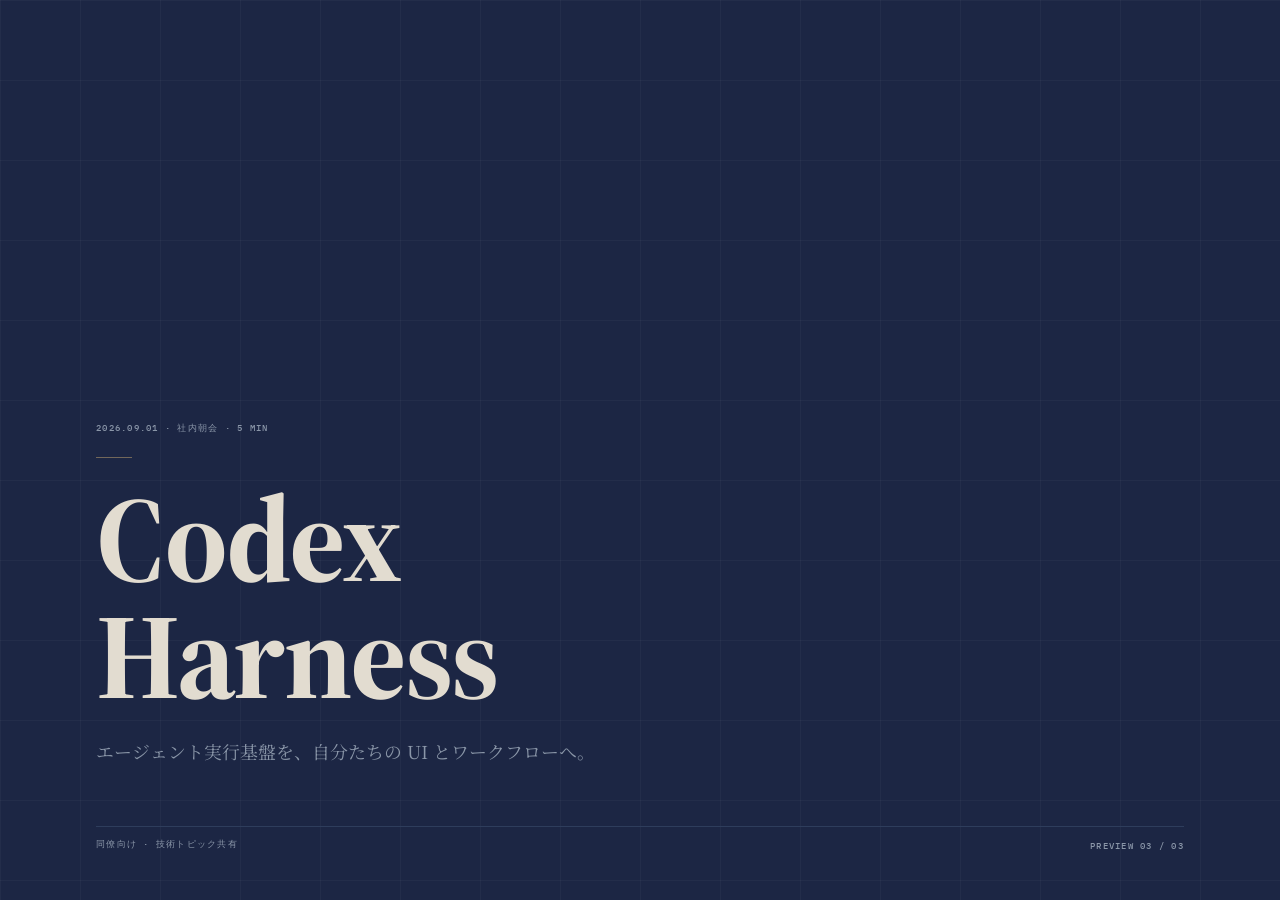
<file: 2026-0901/previews/03-signal.html>
<!doctype html>
<html lang="ja">
  <head>
    <meta charset="UTF-8" />
    <meta name="viewport" content="width=device-width, initial-scale=1.0" />
    <title>Codex Harness — Signal Preview</title>

    <link rel="preconnect" href="https://fonts.googleapis.com" />
    <link rel="preconnect" href="https://fonts.gstatic.com" crossorigin />
    <!--
      Signal style uses four font families:
        1. Source Serif 4     — editorial serif for headlines, mixed roman + italic
        2. DM Sans            — clean grotesque for body, stats numbers
        3. IBM Plex Mono      — condensed mono labels, chrome, kickers
        4. Noto Serif SC / Noto Sans SC — Chinese fallbacks for every role
    -->
    <link
      href="https://fonts.googleapis.com/css2?family=Source+Serif+4:ital,opsz,wght@0,8..60,300;0,8..60,400;0,8..60,600;0,8..60,700;1,8..60,300;1,8..60,400;1,8..60,600;1,8..60,700&family=DM+Sans:opsz,wght@9..40,300;9..40,400;9..40,500;9..40,600&family=IBM+Plex+Mono:wght@300;400;500&family=Noto+Serif+SC:wght@300;400;500;600;700&family=Noto+Sans+SC:wght@300;400;500&display=swap"
      rel="stylesheet"
    />
    <link href="https://fonts.googleapis.com/css2?family=Noto+Sans+JP:wght@400;500;600;700&family=Noto+Serif+JP:wght@400;600;700&display=swap" rel="stylesheet" />

    <style>
      /* ╔══════════════════════════════════════════════════════════════════════╗
   ║  ZONE A · TOKENS  —  SIGNAL STYLE                                    ║
   ║                                                                      ║
   ║  Replace this block to change the visual style entirely.             ║
   ║  Every color, font, and size in this file reads from these vars.     ║
   ║  Never write raw hex values, font names, or px sizes outside here.   ║
   ╚══════════════════════════════════════════════════════════════════════╝ */
      :root {
        /* ── Palette ──────────────────────────────────────────────────────── */
        /* Dark navy: intelligence, authority, depth — the editorial tone */
        --c-bg: #1c2644;
        /* Slightly lighter navy for secondary dark surfaces */
        --c-bg-alt: #232f55;
        /* Warm cream: the light slide background, like aged paper */
        --c-bg-light: #f0ece3;
        /* Slightly cooler cream for secondary light surfaces */
        --c-bg-light-alt: #e6e0d4;

        /* Primary text on dark: warm off-white, never pure white */
        --c-fg: #e2dcd0;
        /* Secondary text on dark: muted blue-grey */
        --c-fg-2: #8a96a8;
        /* Tertiary / hint text on dark */
        --c-fg-3: #4e5a6e;
        /* Primary text on light: very dark navy near-black */
        --c-fg-light: #1a2030;
        /* Secondary text on light */
        --c-fg-light-2: #5a6270;
        /* Tertiary text on light */
        --c-fg-light-3: #9aa0a8;

        /* Accent: warm antique gold — the single hot colour; used for italic serif em */
        --c-accent: #c8a870;
        /* Dividers on dark: dark navy border */
        --c-border: #2e3d5c;
        /* Dividers on light: warm greige border */
        --c-border-light: #cac4b4;

        /* ── Typography ──────────────────────────────────────────────────── */
        /* Display + Heading: Source Serif 4 — editorial, authoritative.
           Mix roman and italic mid-sentence for the Signal look. */
        --f-display: "Source Serif 4", "Noto Serif SC", Georgia, serif;
        --f-heading: "Source Serif 4", "Noto Serif SC", Georgia, serif;
        /* Body: DM Sans — clean grotesque, steps back so the serif leads */
        --f-body: "DM Sans", "Noto Sans SC", system-ui, sans-serif;
        /* Mono: IBM Plex Mono — the condensed editorial timestamp */
        --f-mono: "IBM Plex Mono", "JetBrains Mono", monospace;

        /* ── Type Scale ───────────────────────────────────────────────────── */
        /* vw units keep all sizes proportional regardless of window width */
        --sz-display: 9.5vw; /* hero cover title — very large, commanding */
        --sz-h1: 5.2vw; /* chapter titles */
        --sz-h2: 3vw; /* slide headlines */
        --sz-h3: 1.9vw; /* sub-headlines, compare panel titles */
        --sz-lead: 1.4vw; /* lead paragraph */
        --sz-body: 1.05vw; /* body text, bullets */
        --sz-caption: 0.82vw; /* captions, footnotes */
        --sz-label: 0.7vw; /* chrome, kickers, tags, mono metadata */

        /* ── Spacing ─────────────────────────────────────────────────────── */
        --pad-x: 7.5vw; /* horizontal slide padding */
        --pad-y: 5.5vh; /* vertical slide padding */
        --gap-lg: 4vh; /* between major content sections */
        --gap-md: 2.5vh; /* between related elements */
        --gap-sm: 1.2vh; /* between tightly coupled elements */

        /* ── Motion ──────────────────────────────────────────────────────── */
        /* Slide pan: sharp in, sharp out — deliberate, not springy */
        --ease-slide: cubic-bezier(0.77, 0, 0.175, 1);
        --dur-slide: 0.85s;
        /* Element entrance: spring-y ease-out for content reveals */
        --ease-enter: cubic-bezier(0.16, 1, 0.3, 1);
        --dur-enter: 0.65s;
      }

      /* ╔══════════════════════════════════════════════════════════════════════╗
   ║  ZONE B · ENGINE — DO NOT MODIFY                                     ║
   ║                                                                      ║
   ║  Layout engine, transitions, animation system, navigation.           ║
   ║  Touching this breaks the mechanics.                                 ║
   ╚══════════════════════════════════════════════════════════════════════╝ */

      *,
      *::before,
      *::after {
        box-sizing: border-box;
        margin: 0;
        padding: 0;
      }
      html,
      body {
        width: 100%;
        height: 100%;
        overflow: hidden;
        background: var(--c-bg);
        -webkit-font-smoothing: antialiased;
      }

      /* Deck container — all slides sit side by side in one horizontal strip */
      #deck {
        display: flex;
        height: 100vh;
        transition: transform var(--dur-slide) var(--ease-slide);
        will-change: transform;
      }

      /* Slide base — each slide occupies exactly one full viewport */
      .slide {
        flex: 0 0 100vw;
        width: 100vw;
        height: 100vh;
        position: relative;
        padding: var(--pad-y) var(--pad-x);
        display: grid;
        grid-template-rows: auto 1fr auto;
        overflow: hidden;
      }
      .slide-body {
        min-height: 0;
      }

      /* Slide themes */
      .slide.dark {
        background: var(--c-bg);
        color: var(--c-fg);
      }
      .slide.light {
        background: var(--c-bg-light);
        color: var(--c-fg-light);
      }
      #deck > .slide:not(:first-child), #nav-dots, #slide-counter { display: none !important; }

      /* ── Animation system ─────────────────────────────────────────────── */
      /* Elements start invisible; become visible only when slide is active */
      [data-anim] {
        opacity: 0;
      }
      .slide.is-active [data-anim] {
        animation-duration: var(--dur-enter);
        animation-timing-function: var(--ease-enter);
        animation-fill-mode: forwards;
      }
      .slide.is-active [data-anim="fade-up"] {
        animation-name: kFadeUp;
      }
      .slide.is-active [data-anim="fade-in"] {
        animation-name: kFadeIn;
      }
      .slide.is-active [data-anim="reveal-right"] {
        animation-name: kRevealRight;
      }
      .slide.is-active [data-anim="reveal-left"] {
        animation-name: kRevealLeft;
      }
      .slide.is-active [data-anim="scale-in"] {
        animation-name: kScaleIn;
      }

      /* Staggered delays via data-delay attribute (0–6) */
      [data-delay="0"] {
        animation-delay: 0s;
      }
      [data-delay="1"] {
        animation-delay: 0.08s;
      }
      [data-delay="2"] {
        animation-delay: 0.18s;
      }
      [data-delay="3"] {
        animation-delay: 0.3s;
      }
      [data-delay="4"] {
        animation-delay: 0.44s;
      }
      [data-delay="5"] {
        animation-delay: 0.6s;
      }
      [data-delay="6"] {
        animation-delay: 0.78s;
      }

      @keyframes kFadeUp {
        from {
          opacity: 0;
          transform: translateY(28px);
        }
        to {
          opacity: 1;
          transform: none;
        }
      }
      @keyframes kFadeIn {
        from {
          opacity: 0;
        }
        to {
          opacity: 1;
        }
      }
      @keyframes kRevealRight {
        from {
          clip-path: inset(0 100% 0 0);
          opacity: 1;
        }
        to {
          clip-path: inset(0 0% 0 0);
          opacity: 1;
        }
      }
      @keyframes kRevealLeft {
        from {
          clip-path: inset(0 0 0 100%);
          opacity: 1;
        }
        to {
          clip-path: inset(0 0 0 0%);
          opacity: 1;
        }
      }
      @keyframes kScaleIn {
        from {
          opacity: 0;
          transform: scale(0.94);
        }
        to {
          opacity: 1;
          transform: none;
        }
      }

      /* ── Navigation UI ───────────────────────────────────────────────── */
      #nav-dots {
        position: fixed;
        bottom: 24px;
        left: 50%;
        transform: translateX(-50%);
        display: flex;
        gap: 7px;
        z-index: 100;
      }
      .nav-dot {
        width: 5px;
        height: 5px;
        border-radius: 50%;
        border: none;
        background: rgba(255, 255, 255, 0.22);
        cursor: pointer;
        transition:
          background 0.3s,
          transform 0.3s;
        padding: 0;
      }
      .nav-dot.is-active {
        background: rgba(255, 255, 255, 0.8);
        transform: scale(1.4);
      }

      #slide-counter {
        position: fixed;
        bottom: 20px;
        right: 28px;
        font-family: var(--f-mono);
        font-size: 10px;
        letter-spacing: 0.12em;
        color: rgba(255, 255, 255, 0.25);
        z-index: 100;
        user-select: none;
      }

      /* ╔══════════════════════════════════════════════════════════════════════╗
   ║  ZONE C · TYPOGRAPHY                                                 ║
   ╚══════════════════════════════════════════════════════════════════════╝ */

      .display {
        font-family: var(--f-display);
        font-size: var(--sz-display);
        font-weight: 700;
        line-height: 0.96;
        letter-spacing: -0.02em;
      }
      .h1 {
        font-family: var(--f-heading);
        font-size: var(--sz-h1);
        font-weight: 600;
        line-height: 1.08;
        letter-spacing: -0.01em;
      }
      .h2 {
        font-family: var(--f-heading);
        font-size: var(--sz-h2);
        font-weight: 600;
        line-height: 1.18;
      }
      .h3 {
        font-family: var(--f-heading);
        font-size: var(--sz-h3);
        font-weight: 500;
        line-height: 1.3;
      }
      .lead {
        font-family: var(--f-body);
        font-size: var(--sz-lead);
        font-weight: 400;
        line-height: 1.58;
      }
      .body {
        font-family: var(--f-body);
        font-size: var(--sz-body);
        font-weight: 400;
        line-height: 1.65;
      }
      .caption {
        font-family: var(--f-body);
        font-size: var(--sz-caption);
        font-weight: 400;
        line-height: 1.5;
      }
      .label {
        font-family: var(--f-mono);
        font-size: var(--sz-label);
        font-weight: 500;
        letter-spacing: 0.14em;
        text-transform: uppercase;
      }

      /* Signal signature: italic serif in accent gold for em tags inside headings */
      .display em,
      .h1 em,
      .h2 em,
      .h3 em {

        color: var(--c-accent);
      }
      .lead em {

        color: var(--c-accent);
        font-family: var(--f-heading);
      }

      .dark .muted {
        color: var(--c-fg-2);
      }
      .light .muted {
        color: var(--c-fg-light-2);
      }
      .accent {
        color: var(--c-accent);
      }

      /* ╔══════════════════════════════════════════════════════════════════════╗
   ║  ZONE D · CHROME + GRID TEXTURE                                      ║
   ╚══════════════════════════════════════════════════════════════════════╝ */

      /* Subtle grid overlay — the Signal visual fingerprint */
      .slide.dark::before {
        content: "";
        position: absolute;
        inset: 0;
        background-image:
          linear-gradient(rgba(255, 255, 255, 0.03) 1px, transparent 1px),
          linear-gradient(90deg, rgba(255, 255, 255, 0.03) 1px, transparent 1px);
        background-size: 80px 80px;
        pointer-events: none;
        z-index: 0;
      }
      .slide.dark > * {
        position: relative;
        z-index: 1;
      }

      /* Chrome (top bar) and footer */
      .slide-chrome,
      .slide-foot {
        display: flex;
        justify-content: space-between;
        align-items: center;
      }
      .slide-chrome {
        padding-bottom: var(--gap-sm);
        border-bottom: 1px solid var(--c-border);
        margin-bottom: var(--gap-md);
      }
      .slide-foot {
        padding-top: var(--gap-sm);
        border-top: 1px solid var(--c-border);
        margin-top: var(--gap-md);
      }
      .light .slide-chrome,
      .light .slide-foot {
        border-color: var(--c-border-light);
      }

      /* Special layouts that don't use chrome/foot */
      .slide--cover .slide-chrome,
      .slide--cover .slide-foot,
      .slide--chapter .slide-chrome,
      .slide--chapter .slide-foot,
      .slide--quote .slide-chrome,
      .slide--quote .slide-foot,
      .slide--end .slide-chrome,
      .slide--end .slide-foot {
        display: none;
      }

      /* ╔══════════════════════════════════════════════════════════════════════╗
   ║  ZONE E · LAYOUT PATTERNS                                            ║
   ╚══════════════════════════════════════════════════════════════════════╝ */

      /* 1. COVER ─────────────────────────────────────────────────────────── */
      .slide--cover {
        display: flex;
        flex-direction: column;
        justify-content: flex-end;
      }
      .cover-body {
        display: flex;
        flex-direction: column;
        flex: 1;
        justify-content: flex-end;
        gap: var(--gap-md);
      }
      .cover-meta {
        display: flex;
        justify-content: space-between;
        align-items: flex-end;
        margin-top: var(--gap-lg);
        padding-top: var(--gap-sm);
        border-top: 1px solid var(--c-border);
      }
      .light .cover-meta {
        border-color: var(--c-border-light);
      }

      /* 2. CHAPTER ────────────────────────────────────────────────────────── */
      .slide--chapter {
        display: flex;
        flex-direction: column;
        justify-content: center;
      }
      .chapter-num {
        font-family: var(--f-mono);
        font-size: var(--sz-label);
        letter-spacing: 0.2em;
        text-transform: uppercase;
        color: var(--c-accent);
        margin-bottom: var(--gap-md);
      }
      .chapter-rule {
        width: 36px;
        height: 1px;
        background: var(--c-accent);
        margin-bottom: var(--gap-md);
      }

      /* 3. STATEMENT ──────────────────────────────────────────────────────── */
      .slide--statement .statement-body {
        display: flex;
        flex-direction: column;
        justify-content: center;
        gap: var(--gap-md);
      }

      /* 4. SPLIT ──────────────────────────────────────────────────────────── */
      .slide--split .slide-body {
        display: grid;
        grid-template-columns: 1fr 1fr;
        gap: calc(var(--pad-x) * 0.7);
        align-items: center;
      }
      .split-text {
        display: flex;
        flex-direction: column;
        gap: var(--gap-md);
      }
      .split-image {
        display: flex;
        flex-direction: column;
        gap: var(--gap-sm);
      }
      .split-image img {
        width: 100%;
        height: 55vh;
        object-fit: cover;
        display: block;
      }

      /* 5. STATS ───────────────────────────────────────────────────────────── */
      .slide--stats .slide-body {
        display: flex;
        flex-direction: column;
        justify-content: center;
        gap: var(--gap-lg);
      }
      .stats-grid {
        display: grid;
        grid-template-columns: repeat(3, 1fr);
        gap: 0;
      }
      .stats-grid.cols-4 {
        grid-template-columns: repeat(4, 1fr);
      }
      .stat-card {
        display: flex;
        flex-direction: column;
        gap: var(--gap-sm);
        padding: var(--gap-md) var(--gap-md) var(--gap-md) 0;
        border-top: 1px solid var(--c-border);
      }
      .light .stat-card {
        border-color: var(--c-border-light);
      }
      .stat-value {
        font-family: var(--f-display);
        font-size: 5.5vw;
        font-weight: 600;
        line-height: 1;
        color: var(--c-accent);
        letter-spacing: -0.02em;
      }
      .stat-label {
        font-family: var(--f-body);
        font-size: var(--sz-body);
        line-height: 1.5;
      }
      .stat-note {
        font-family: var(--f-mono);
        font-size: var(--sz-caption);
        letter-spacing: 0.05em;
        color: var(--c-fg-3);
      }
      .light .stat-note {
        color: var(--c-fg-light-3);
      }

      /* 6. QUOTE ───────────────────────────────────────────────────────────── */
      .slide--quote {
        display: flex;
        flex-direction: column;
        justify-content: center;
        padding: calc(var(--pad-y) * 1.2) calc(var(--pad-x) * 1.1);
      }
      .quote-mark {
        font-family: var(--f-display);
        font-size: 8vw;
        line-height: 0.6;
        color: var(--c-accent);
        margin-bottom: var(--gap-md);
        font-weight: 300;
      }
      .quote-text {
        font-family: var(--f-display);
        font-size: 3.6vw;
        font-weight: 400;
        line-height: 1.28;
        letter-spacing: -0.01em;
        max-width: 78%;
        margin-bottom: var(--gap-lg);

      }
      .quote-attr {
        display: flex;
        flex-direction: column;
        gap: 0.4vh;
      }

      /* 7. LIST ────────────────────────────────────────────────────────────── */
      .slide--list .slide-body {
        display: grid;
        grid-template-columns: 2fr 3fr;
        gap: calc(var(--pad-x) * 0.8);
        align-items: center;
      }
      .list-head {
        display: flex;
        flex-direction: column;
        gap: var(--gap-md);
        padding-top: var(--gap-sm);
      }
      .bullet-list {
        list-style: none;
        display: flex;
        flex-direction: column;
        gap: var(--gap-md);
      }
      .bullet-list li {
        display: grid;
        grid-template-columns: 1.2em 1fr;
        gap: 0.5em;
        font-family: var(--f-body);
        font-size: var(--sz-lead);
        line-height: 1.5;
      }
      .bullet-list li::before {
        content: "—";
        color: var(--c-accent);
        font-family: var(--f-mono);
      }
      .dark .bullet-list li {
        color: var(--c-fg);
      }
      .light .bullet-list li {
        color: var(--c-fg-light);
      }

      /* 8. COMPARE ─────────────────────────────────────────────────────────── */
      .slide--compare .slide-body {
        display: grid;
        grid-template-columns: 1fr 1fr;
        height: 100%;
      }
      .compare-panel {
        display: flex;
        flex-direction: column;
        gap: var(--gap-md);
        padding: var(--gap-md) 0;
      }
      .compare-panel.left {
        padding-right: calc(var(--pad-x) * 0.55);
        border-right: 1px solid var(--c-border);
      }
      .compare-panel.right {
        padding-left: calc(var(--pad-x) * 0.55);
      }
      .light .compare-panel.left {
        border-color: var(--c-border-light);
      }
      .compare-label {
        font-family: var(--f-mono);
        font-size: var(--sz-label);
        letter-spacing: 0.16em;
        text-transform: uppercase;
        padding-bottom: var(--gap-sm);
        border-bottom: 1px solid var(--c-border);
      }
      .compare-label.after {
        color: var(--c-accent);
      }
      .light .compare-label {
        border-color: var(--c-border-light);
      }

      /* 9. END ─────────────────────────────────────────────────────────────── */
      .slide--end {
        display: flex;
        flex-direction: column;
        justify-content: center;
        gap: var(--gap-md);
      }

      /* 10. EDITORIAL — Editorial newsletter style ─────────────────── */
      .slide--editorial {
        grid-template-rows: auto auto auto 1fr auto;
      }
      .editorial-stamp {
        font-family: var(--f-mono);
        font-size: var(--sz-label);
        letter-spacing: 0.22em;
        color: var(--c-fg-3);
      }
      .editorial-stamp .accent {
        color: var(--c-accent);
      }
      .editorial-hl {
        font-family: var(--f-heading);
        font-size: 2.75vw;
        font-weight: 600;
        line-height: 1.2;
        padding-bottom: var(--gap-md);
        border-bottom: 1px solid var(--c-border);
      }
      .editorial-hl em {

        color: var(--c-accent);
      }
      .light .editorial-hl {
        border-color: var(--c-border-light);
      }

      /* Two-column layout */
      .editorial-cols {
        display: grid;
        grid-template-columns: 1.15fr 0.85fr;
        gap: 0;
        min-height: 0;
      }
      .editorial-col-left {
        padding-right: calc(var(--pad-x) * 0.38);
        border-right: 1px solid var(--c-border);
        display: flex;
        flex-direction: column;
      }
      .editorial-col-right {
        padding-left: calc(var(--pad-x) * 0.38);
        display: flex;
        flex-direction: column;
        gap: var(--gap-md);
      }
      .light .editorial-col-left {
        border-color: var(--c-border-light);
      }
      .editorial-col-head {
        font-family: var(--f-mono);
        font-size: var(--sz-label);
        letter-spacing: 0.18em;
        color: var(--c-fg-3);
        padding-bottom: var(--gap-sm);
        border-bottom: 1px solid var(--c-border);
        margin-bottom: var(--gap-sm);
      }
      .light .editorial-col-head {
        border-color: var(--c-border-light);
        color: var(--c-fg-light-3);
      }

      /* Date log in left column */
      .log-list {
        display: flex;
        flex-direction: column;
        gap: 1.4vh;
        flex: 1;
      }
      .log-row {
        display: grid;
        grid-template-columns: 5em 1fr;
        gap: 1em;
        align-items: baseline;
      }
      .log-dt {
        font-family: var(--f-mono);
        font-size: var(--sz-caption);
        letter-spacing: 0.1em;
        color: var(--c-fg-3);
        white-space: nowrap;
      }
      .log-dd {
        font-family: var(--f-body);
        font-size: var(--sz-body);
        line-height: 1.52;
      }
      .log-dd em {

        color: var(--c-accent);
        font-family: var(--f-heading);
      }

      /* 2x2 mixed-font stat grid in right column */
      .stat-4 {
        display: grid;
        grid-template-columns: 1fr 1fr;
        gap: 0;
      }
      .stat-4-cell {
        border-top: 1px solid var(--c-border);
        padding: 1.2vh 0 1.5vh 0;
      }
      .stat-4-cell:nth-child(even) {
        border-left: 1px solid var(--c-border);
        padding-left: 1.8vh;
      }
      .light .stat-4-cell {
        border-color: var(--c-border-light);
      }
      /* Value: roman grotesque number (DM Sans 700) + italic serif suffix (Source Serif 4 italic) */
      .stat-4-val {
        font-family: var(--f-body);
        font-size: 2.5vw;
        font-weight: 700;
        line-height: 1;
        color: var(--c-fg);
        margin-bottom: 0.5vh;
        letter-spacing: -0.02em;
      }
      .stat-4-val em {
        font-family: var(--f-display);

        color: var(--c-accent);
        font-weight: 600;
      }
      .stat-4-label {
        font-family: var(--f-mono);
        font-size: 0.62vw;
        letter-spacing: 0.07em;
        color: var(--c-fg-3);
        line-height: 1.4;
        text-transform: uppercase;
      }
      .light .stat-4-label {
        color: var(--c-fg-light-3);
      }

      /* Analysis line below columns */
      .editorial-analysis {
        font-family: var(--f-body);
        font-size: 0.88vw;
        line-height: 1.72;
        color: var(--c-fg-2);
        border-top: 1px solid var(--c-border);
        padding-top: var(--gap-sm);
      }
      .light .editorial-analysis {
        border-color: var(--c-border-light);
        color: var(--c-fg-light-2);
      }

      /* 11. DENSE — Two-column editorial text ─────────────────────────────── */
      .slide--dense {
        grid-template-rows: auto auto 1fr auto;
      }
      .dense-hl {
        font-family: var(--f-heading);
        font-size: 2.4vw;
        font-weight: 600;
        line-height: 1.2;
        padding-bottom: var(--gap-md);
        border-bottom: 1px solid var(--c-border);
        max-width: 88%;
      }
      .dense-hl em {

        color: var(--c-accent);
      }
      .light .dense-hl {
        border-color: var(--c-border-light);
      }
      .dense-cols {
        display: grid;
        grid-template-columns: 1fr 1fr;
        gap: calc(var(--pad-x) * 0.45);
        padding-top: var(--gap-md);
        min-height: 0;
      }
      .dense-col h4 {
        font-family: var(--f-mono);
        font-size: var(--sz-label);
        letter-spacing: 0.16em;
        color: var(--c-fg-3);
        margin-bottom: var(--gap-sm);
        padding-bottom: var(--gap-sm);
        border-bottom: 1px solid var(--c-border);
      }
      .light .dense-col h4 {
        border-color: var(--c-border-light);
        color: var(--c-fg-light-3);
      }
      .dense-col p {
        font-family: var(--f-body);
        font-size: var(--sz-body);
        line-height: 1.72;
        color: var(--c-fg-2);
        margin-bottom: 1.4vh;
      }
      .light .dense-col p {
        color: var(--c-fg-light-2);
      }
      .dense-col p:last-child {
        margin-bottom: 0;
      }
      .dense-col p em {

        color: var(--c-accent);
        font-family: var(--f-heading);
      }

      /* 12. FULLBLEED ──────────────────────────────────────────────────────── */
      .slide--fullbleed {
        padding: 0;
        display: block;
        position: relative;
      }
      .slide--fullbleed::before {
        display: none !important;
      }
      .fb-img {
        position: absolute;
        inset: 0;
        width: 100%;
        height: 100%;
        object-fit: cover;
        display: block;
      }
      .fb-content {
        position: absolute;
        bottom: 0;
        left: 0;
        right: 0;
        padding: var(--pad-y) var(--pad-x);
        background: linear-gradient(
          to bottom,
          transparent 0%,
          rgba(15, 20, 36, 0.9) 35%
        );
        display: flex;
        flex-direction: column;
        gap: var(--gap-sm);
      }

      /* ╔══════════════════════════════════════════════════════════════════════╗
   ║  ZONE F · COMPONENTS                                                 ║
   ╚══════════════════════════════════════════════════════════════════════╝ */

      /* Decorative rule lines */
      .rule {
        width: 36px;
        height: 1px;
        background: var(--c-accent);
      }
      .rule.full {
        width: 100%;
        background: var(--c-border);
      }
      .light .rule.full {
        background: var(--c-border-light);
      }

      /* Kicker label (above headlines) */
      .kicker {
        font-family: var(--f-mono);
        font-size: var(--sz-label);
        letter-spacing: 0.14em;
        text-transform: uppercase;
        color: var(--c-accent);
      }

      /* Outlined tag */
      .tag {
        display: inline-block;
        font-family: var(--f-mono);
        font-size: var(--sz-label);
        letter-spacing: 0.14em;
        text-transform: uppercase;
        color: var(--c-accent);
        border: 1px solid var(--c-accent);
        padding: 0.3em 0.8em;
        line-height: 1;
      }

      /* Image caption */
      .img-caption {
        font-family: var(--f-mono);
        font-size: var(--sz-caption);
        letter-spacing: 0.04em;
        opacity: 0.5;
        margin-top: 0.8vh;
      }
      /* ── CHART ─────────────────────────────────────────────────────────── */
      .slide--chart .slide-body {
        display: flex;
        flex-direction: column;
        gap: var(--gap-md);
        min-height: 0;
      }
      .chart-header {
        display: flex;
        justify-content: space-between;
        align-items: baseline;
        flex-shrink: 0;
      }
      .chart-wrapper {
        flex: 1;
        display: flex;
        flex-direction: column;
        justify-content: flex-end;
        min-height: 0;
      }
      .bar-track {
        height: 30vh;
        display: flex;
        align-items: flex-end;
        gap: 4vw;
        border-left: 1px solid var(--c-border);
        padding-left: 0.5vw;
      }
      .light .bar-track {
        border-color: var(--c-border-light);
      }
      .bar-col {
        flex: 1;
        display: flex;
        flex-direction: column;
        align-items: flex-start;
        justify-content: flex-end;
        gap: 1vh;
        height: 100%;
      }
      .bar-fill {
        width: 100%;
        background: var(--c-fg-3);
      }
      .bar-fill.accent {
        background: var(--c-accent);
      }
      .light .bar-fill {
        background: var(--c-fg-light-3);
      }
      .light .bar-fill.accent {
        background: var(--c-accent);
      }
      .bar-x-label {
        font-family: var(--f-mono);
        font-size: var(--sz-caption);
        letter-spacing: 0.1em;
        color: var(--c-fg-3);
        white-space: nowrap;
        text-transform: uppercase;
      }
      .light .bar-x-label {
        color: var(--c-fg-light-3);
      }
      .bar-val {
        font-family: var(--f-body);
        font-size: var(--sz-body);
        font-weight: 500;
        color: var(--c-fg-2);
      }
      .bar-val.hi {
        color: var(--c-accent);
        font-weight: 600;
      }
      .light .bar-val {
        color: var(--c-fg-light-2);
      }
      .chart-baseline {
        height: 1px;
        background: var(--c-border);
        flex-shrink: 0;
        margin-top: 1px;
      }
      .light .chart-baseline {
        background: var(--c-border-light);
      }
      .chart-source {
        flex-shrink: 0;
        font-family: var(--f-mono);
        font-size: var(--sz-caption);
        color: var(--c-fg-3);
        letter-spacing: 0.06em;
        margin-top: var(--gap-sm);
      }
      .light .chart-source {
        color: var(--c-fg-light-3);
      }

      /* ── DIAGRAM ────────────────────────────────────────────────────────── */
      .slide--diagram .slide-body {
        display: flex;
        flex-direction: column;
        justify-content: center;
        gap: var(--gap-lg);
        min-height: 0;
      }
      .flow {
        display: flex;
        align-items: stretch;
        gap: 0;
      }
      .flow-step {
        flex: 1;
        display: flex;
        flex-direction: column;
        gap: var(--gap-sm);
        padding-right: calc(var(--pad-x) * 0.35);
      }
      .flow-num {
        font-family: var(--f-display);
        font-size: 4.5vw;
        font-weight: 700;
        line-height: 1;
        color: var(--c-accent);
        letter-spacing: -0.02em;

      }
      .flow-title {
        font-family: var(--f-heading);
        font-size: var(--sz-h3);
        font-weight: 600;
        line-height: 1.15;
        color: var(--c-fg);
      }
      .light .flow-title {
        color: var(--c-fg-light);
      }
      .flow-desc {
        font-family: var(--f-body);
        font-size: var(--sz-body);
        color: var(--c-fg-2);
        line-height: 1.62;
      }
      .light .flow-desc {
        color: var(--c-fg-light-2);
      }
      .flow-arrow {
        display: flex;
        align-items: flex-start;
        padding-top: 1em;
        padding-right: calc(var(--pad-x) * 0.35);
        font-size: 2vw;
        color: var(--c-border);
        flex-shrink: 0;
      }
      .light .flow-arrow {
        color: var(--c-border-light);
      }

      /* ── PIE / DONUT CHART ──────────────────────────────────────────────── */
      .slide--pie .slide-body {
        display: flex;
        flex-direction: column;
        gap: var(--gap-md);
        min-height: 0;
      }
      .pie-row {
        display: grid;
        grid-template-columns: 1fr 1fr;
        gap: calc(var(--pad-x) * 0.7);
        align-items: center;
        flex: 1;
        min-height: 0;
      }
      .pie-donut {
        width: min(26vw, 42vh);
        height: min(26vw, 42vh);
        border-radius: 50%;
        position: relative;
        flex-shrink: 0;
        justify-self: center;
      }
      .pie-donut::after {
        content: "";
        position: absolute;
        inset: 22%;
        border-radius: 50%;
        background: var(--c-bg);
      }
      .pie-legend {
        display: flex;
        flex-direction: column;
        gap: var(--gap-md);
      }
      .pie-item {
        display: grid;
        grid-template-columns: 0.8em 1fr auto;
        gap: 1em;
        align-items: center;
      }
      .pie-swatch {
        width: 0.8em;
        height: 0.8em;
        border-radius: 2px;
        flex-shrink: 0;
      }
      .pie-item-label {
        font-family: var(--f-body);
        font-size: var(--sz-lead);
        line-height: 1.4;
      }
      .pie-item-val {
        font-family: var(--f-mono);
        font-size: var(--sz-body);
        font-weight: 500;
        letter-spacing: 0.06em;
        color: var(--c-accent);
      }
      .pie-total {
        margin-top: var(--gap-sm);
        padding-top: var(--gap-sm);
        border-top: 1px solid var(--c-border);
        font-family: var(--f-mono);
        font-size: var(--sz-label);
        letter-spacing: 0.1em;
        color: var(--c-fg-3);
      }
      .light .pie-donut::after {
        background: var(--c-bg-light);
      }
      .light .pie-total {
        border-color: var(--c-border-light);
        color: var(--c-fg-light-3);
      }

      /* ── PYRAMID ─────────────────────────────────────────────────────────── */
      .slide--pyramid .slide-body {
        display: flex;
        flex-direction: column;
        justify-content: center;
        gap: var(--gap-md);
        min-height: 0;
      }
      .pyramid {
        display: flex;
        flex-direction: column;
        gap: 3px;
        align-items: center;
      }
      .pyr-level {
        display: flex;
        justify-content: space-between;
        align-items: center;
        padding: 1.3vh 2.5vw;
        border-left: 3px solid var(--c-accent);
        transition: width 0.3s;
      }
      .pyr-level:nth-child(1) {
        background: color-mix(in srgb, var(--c-accent) 70%, var(--c-bg));
        width: 38%;
      }
      .pyr-level:nth-child(2) {
        background: color-mix(in srgb, var(--c-accent) 45%, var(--c-bg));
        width: 54%;
      }
      .pyr-level:nth-child(3) {
        background: color-mix(in srgb, var(--c-accent) 27%, var(--c-bg));
        width: 70%;
      }
      .pyr-level:nth-child(4) {
        background: color-mix(in srgb, var(--c-accent) 15%, var(--c-bg));
        width: 86%;
      }
      .pyr-level:nth-child(5) {
        background: color-mix(in srgb, var(--c-accent) 8%, var(--c-bg));
        width: 100%;
      }
      .pyr-name {
        font-family: var(--f-heading);
        font-size: var(--sz-h3);
        font-weight: 500;
        line-height: 1.2;
      }
      .pyr-desc {
        font-family: var(--f-body);
        font-size: var(--sz-body);
        color: var(--c-fg-2);
        text-align: right;
        max-width: 55%;
        line-height: 1.4;
      }

      /* ── VERTICAL TIMELINE ───────────────────────────────────────────────── */
      .slide--vtimeline {
        grid-template-rows: auto auto 1fr auto;
      }
      .vt-hl {
        font-family: var(--f-heading);
        font-size: var(--sz-h2);
        font-weight: 600;
        padding-bottom: var(--gap-md);
        border-bottom: 1px solid var(--c-border);
      }
      .light .vt-hl {
        border-color: var(--c-border-light);
      }
      .vtimeline {
        display: grid;
        grid-template-columns: 8em 1px 1fr;
        gap: 0;
        min-height: 0;
        padding-top: var(--gap-md);
      }
      .vt-date {
        font-family: var(--f-mono);
        font-size: var(--sz-caption);
        letter-spacing: 0.08em;
        color: var(--c-fg-3);
        text-align: right;
        padding: 0 1.5vw 3.5vh 0;
        line-height: 1.4;
      }
      .light .vt-date {
        color: var(--c-fg-light-3);
      }
      .vt-spine {
        background: var(--c-border);
        position: relative;
      }
      .light .vt-spine {
        background: var(--c-border-light);
      }
      .vt-spine::before {
        content: "";
        position: absolute;
        top: 0.25em;
        left: -4px;
        width: 9px;
        height: 9px;
        border-radius: 50%;
        background: var(--c-accent);
      }
      .vt-content {
        padding: 0 0 3.5vh 1.5vw;
      }
      .vt-title {
        font-family: var(--f-heading);
        font-size: var(--sz-h3);
        font-weight: 500;
        margin-bottom: 0.6vh;
        line-height: 1.25;
      }
      .vt-body {
        font-family: var(--f-body);
        font-size: var(--sz-body);
        color: var(--c-fg-2);
        line-height: 1.65;
      }
      .light .vt-body {
        color: var(--c-fg-light-2);
      }
      .vt-body em {

        color: var(--c-accent);
        font-family: var(--f-heading);
      }

      /* ── CYCLE PROCESS ───────────────────────────────────────────────────── */
      .slide--cycle .slide-body {
        display: flex;
        flex-direction: column;
        gap: var(--gap-md);
        min-height: 0;
      }
      .cycle-grid {
        display: grid;
        grid-template-columns: 1fr 3em 1fr;
        grid-template-rows: 1fr 3em 1fr;
        gap: var(--gap-sm);
        flex: 1;
        min-height: 0;
        align-items: center;
      }
      .cycle-step {
        display: flex;
        flex-direction: column;
        gap: var(--gap-sm);
        padding: var(--gap-md);
        border-top: 2px solid var(--c-accent);
      }
      .cycle-num {
        font-family: var(--f-display);
        font-size: 3.2vw;
        font-weight: 700;
        color: var(--c-accent);
        line-height: 1;
        letter-spacing: -0.02em;
      }
      .cycle-title {
        font-family: var(--f-heading);
        font-size: var(--sz-h3);
        font-weight: 500;
        line-height: 1.2;
      }
      .cycle-desc {
        font-family: var(--f-body);
        font-size: var(--sz-body);
        color: var(--c-fg-2);
        line-height: 1.6;
      }
      .light .cycle-desc {
        color: var(--c-fg-light-2);
      }
      .cycle-arrow {
        color: var(--c-fg-3);
        font-size: 1.8vw;
        display: flex;
        align-items: center;
        justify-content: center;
      }
      .light .cycle-arrow {
        color: var(--c-fg-light-3);
      }
      .cycle-corner {
        display: flex;
        align-items: center;
        justify-content: center;
        color: var(--c-fg-3);
        font-size: 1.3vw;
      }
    </style>
  </head>

  <body>
    <!-- NAV DOTS: generated by JS -->
    <nav id="nav-dots"></nav>
    <!-- SLIDE COUNTER: generated by JS -->
    <div id="slide-counter"></div>

    <!-- ═══════════════════════════════════════════════════════════════════════
         DECK — all slides live here, side by side
         ═══════════════════════════════════════════════════════════════════════ -->
    <div id="deck">
      <!-- ═══════ SLIDE 1 · COVER dark ══════════════════════════════════════ -->
      <section class="slide dark slide--cover">
        <div class="cover-body">
          <!-- Session stamp: condensed mono label top-left -->
          <div class="label muted" data-anim="fade-in" data-delay="0">
            2026.09.01 · 社内朝会 · 5 MIN
          </div>

          <!-- Gold rule reveal -->
          <div class="rule" data-anim="reveal-right" data-delay="1"></div>

          <!-- Display title: roman + italic accent -->
          <h1 class="display" data-anim="fade-up" data-delay="2">
            Codex<br />Harness
          </h1>

          <!-- Subtitle: italic serif -->
          <p
            class="lead"
            style="

              font-family: var(--f-heading);
              max-width: 52%;
              color: var(--c-fg-2);
            "
            data-anim="fade-up"
            data-delay="3"
          >
            <span style="font-family:'Noto Serif JP',serif;">エージェント実行基盤を、自分たちの UI とワークフローへ。</span>
          </p>

          <!-- Meta bar: name left, version right -->
          <div class="cover-meta" data-anim="fade-in" data-delay="4">
            <span class="label muted">同僚向け · 技術トピック共有</span>
            <span class="label muted">PREVIEW 03 / 03</span>
          </div>
        </div>
      </section>

      <!-- ═══════ SLIDE 2 · CHAPTER dark ════════════════════════════════════ -->
      <section class="slide dark slide--chapter">
        <!-- Chapter number: mono label -->
        <div class="chapter-num" data-anim="fade-in" data-delay="0">
          01 · [Section]
        </div>
        <!-- Gold rule -->
        <div class="chapter-rule" data-anim="reveal-right" data-delay="1"></div>
        <!-- Chapter title -->
        <h1
          class="h1"
          style="max-width: 62%; margin-bottom: var(--gap-md)"
          data-anim="fade-up"
          data-delay="2"
        >
          Section headline with one emphasized idea
        </h1>
        <!-- Description -->
        <p
          class="lead muted"
          style="max-width: 50%"
          data-anim="fade-up"
          data-delay="3"
        >
          A brief setup sentence that explains what this section covers and why
          it matters.
        </p>
      </section>

      <!-- ═══════ SLIDE 3 · STATEMENT dark ══════════════════════════════════ -->
      <section class="slide dark slide--statement">
        <!-- Chrome bar -->
        <div class="slide-chrome">
          <span class="label muted" data-anim="fade-in" data-delay="0"
            >[Slide Label]</span
          >
          <span class="label muted" data-anim="fade-in" data-delay="0">03</span>
        </div>

        <div class="slide-body">
          <div class="statement-body">
            <!-- Kicker -->
            <div class="kicker" data-anim="fade-in" data-delay="1">
              [Kicker Label]
            </div>
            <!-- Gold rule -->
            <div class="rule" data-anim="reveal-right" data-delay="2"></div>
            <!-- Main statement -->
            <h1
              class="h1"
              style="max-width: 68%"
              data-anim="fade-up"
              data-delay="3"
            >
              A concise statement that frames the main argument in one
              memorable sentence.
            </h1>
          </div>
        </div>

        <div class="slide-foot">
          <span class="label muted"></span>
          <span class="label muted">03 / 18</span>
        </div>
      </section>

      <!-- ═══════ SLIDE 4 · SPLIT light ═════════════════════════════════════ -->
      <section class="slide light slide--split">
        <!-- Chrome bar -->
        <div class="slide-chrome">
          <span
            class="label"
            style="color: var(--c-fg-light-2)"
            data-anim="fade-in"
            data-delay="0"
            >[Category] · [Topic]</span
          >
          <span
            class="label"
            style="color: var(--c-fg-light-2)"
            data-anim="fade-in"
            data-delay="0"
            >04</span
          >
        </div>

        <div class="slide-body">
          <!-- Left: text content -->
          <div class="split-text" data-anim="fade-up" data-delay="1">
            <div class="kicker">[Kicker Label]</div>
            <h2 class="h2">
              Main headline for a split-layout slide
            </h2>
            <p class="lead" style="color: var(--c-fg-light-2)">
              Use this paragraph for the core explanation. Keep it short,
              specific, and easy to scan.
            </p>
            <!-- Bullet list -->
            <ul class="bullet-list" style="font-size: var(--sz-body)">
              <li>First supporting point with concise context</li>
              <li>Second supporting point with concise context</li>
              <li>Third supporting point with concise context</li>
            </ul>
          </div>

          <!-- Right: image placeholder -->
          <div
            class="split-image"
            data-anim="fade-in"
            data-delay="3"
            style="display: flex; flex-direction: column; gap: var(--gap-sm)"
          >
            <div
              style="
                flex: 1;
                background: var(--c-bg-light-alt);
                border: 1px solid var(--c-border-light);
                display: flex;
                align-items: center;
                justify-content: center;
                min-height: 28vh;
              "
            >
              <span
                style="
                  font-family: var(--f-mono);
                  font-size: var(--sz-label);
                  color: var(--c-fg-light-3);
                  letter-spacing: 0.12em;
                  text-transform: uppercase;
                "
                >Image Placeholder</span
              >
            </div>
            <p class="img-caption" style="color: var(--c-fg-light-3)">
              [Caption for image]
            </p>
          </div>
        </div>

        <div class="slide-foot">
          <span class="label" style="color: var(--c-fg-light-2)"></span>
          <span class="label" style="color: var(--c-fg-light-2)">04 / 18</span>
        </div>
      </section>

      <!-- ═══════ SLIDE 5 · STATS dark ═══════════════════════════════════════ -->
      <section class="slide dark slide--stats">
        <!-- Chrome bar -->
        <div class="slide-chrome">
          <span class="label muted" data-anim="fade-in" data-delay="0"
            >[Category] · [Metrics]</span
          >
          <span class="label muted" data-anim="fade-in" data-delay="0">05</span>
        </div>

        <div class="slide-body">
          <!-- Headline above stats -->
          <h2 class="h2" data-anim="fade-up" data-delay="1">
            Three metrics that summarize the current state
          </h2>

          <!-- 3-column stat grid -->
          <div class="stats-grid" data-anim="fade-up" data-delay="2">
            <div class="stat-card">
              <div class="stat-value">[X]%</div>
              <div class="stat-label">
                Short description of the first metric and its meaning
              </div>
              <div class="stat-note">[Source] · [Date]</div>
            </div>
            <div class="stat-card">
              <div class="stat-value">[Y]×</div>
              <div class="stat-label">
                Short description of the second metric and its meaning
              </div>
              <div class="stat-note">[Method or source]</div>
            </div>
            <div class="stat-card">
              <div class="stat-value">[Z]</div>
              <div class="stat-label">
                Short description of the third metric and its meaning
              </div>
              <div class="stat-note">[Benchmark]</div>
            </div>
          </div>
        </div>

        <div class="slide-foot">
          <span class="label muted"></span>
          <span class="label muted">05 / 18</span>
        </div>
      </section>

      <!-- ═══════ SLIDE 6 · QUOTE dark ═══════════════════════════════════════ -->
      <section class="slide dark slide--quote">
        <!-- Opening quote mark in accent gold -->
        <div class="quote-mark" data-anim="fade-in" data-delay="0">"</div>

        <!-- Quote body: large italic serif -->
        <p class="quote-text" data-anim="fade-up" data-delay="1">
          A short pull quote or highlighted observation can sit here.
        </p>

        <!-- Attribution -->
        <div class="quote-attr" data-anim="fade-up" data-delay="3">
          <span class="label accent">[Source Name]</span>
          <span class="label muted">[Source Role] · [Context]</span>
        </div>
      </section>

      <!-- ═══════ SLIDE 7 · LIST light ═══════════════════════════════════════ -->
      <section class="slide light slide--list">
        <!-- Chrome bar -->
        <div class="slide-chrome">
          <span
            class="label"
            style="color: var(--c-fg-light-2)"
            data-anim="fade-in"
            data-delay="0"
            >[Framework]</span
          >
          <span
            class="label"
            style="color: var(--c-fg-light-2)"
            data-anim="fade-in"
            data-delay="0"
            >07</span
          >
        </div>

        <div class="slide-body">
          <!-- Left column: intro -->
          <div class="list-head" data-anim="fade-up" data-delay="1">
            <div class="kicker">[Kicker Label]</div>
            <h2 class="h2">
              Five principles that shape the recommended approach
            </h2>
            <p class="body" style="color: var(--c-fg-light-2)">
              Use this sentence to introduce the list and clarify how the
              points should be read.
            </p>
          </div>

          <!-- Right column: bullets -->
          <ul class="bullet-list" data-anim="fade-up" data-delay="2">
            <li>
              First principle written as a complete sentence
            </li>
            <li>
              Second principle written as a complete sentence
            </li>
            <li>
              Third principle written as a complete sentence
            </li>
            <li>Fourth principle written as a complete sentence</li>
            <li>Fifth principle written as a complete sentence</li>
          </ul>
        </div>

        <div class="slide-foot">
          <span class="label" style="color: var(--c-fg-light-2)"></span>
          <span class="label" style="color: var(--c-fg-light-2)">07 / 18</span>
        </div>
      </section>

      <!-- ═══════ SLIDE 8 · COMPARE dark ════════════════════════════════════ -->
      <section class="slide dark slide--compare">
        <!-- Chrome bar -->
        <div class="slide-chrome">
          <span class="label muted" data-anim="fade-in" data-delay="0"
            >[Before] · [After]</span
          >
          <span class="label muted" data-anim="fade-in" data-delay="0">08</span>
        </div>

        <div class="slide-body">
          <!-- Left panel: Before -->
          <div class="compare-panel left" data-anim="fade-up" data-delay="1">
            <div class="compare-label">[Current State]</div>
            <h3 class="h3">
              Headline describing the current state
            </h3>
            <p class="lead" style="color: var(--c-fg-2)">
              Describe the current approach, the friction it creates, and why it
              needs to change.
            </p>
            <ul class="bullet-list" style="font-size: var(--sz-body)">
              <li>Current limitation or source of friction</li>
              <li>Current limitation or source of friction</li>
              <li>Current limitation or source of friction</li>
            </ul>
          </div>

          <!-- Right panel: After -->
          <div class="compare-panel right" data-anim="fade-up" data-delay="2">
            <div class="compare-label after">[Proposed State]</div>
            <h3 class="h3">
              Headline describing the proposed approach
            </h3>
            <p class="lead" style="color: var(--c-fg-2)">
              Describe the improved approach, the behavior it enables, and the
              outcome it supports.
            </p>
            <ul class="bullet-list" style="font-size: var(--sz-body)">
              <li>Expected improvement or capability</li>
              <li>Expected improvement or capability</li>
              <li>Expected improvement or capability</li>
            </ul>
          </div>
        </div>

        <div class="slide-foot">
          <span class="label muted"></span>
          <span class="label muted">08 / 18</span>
        </div>
      </section>

      <!-- ═══════ SLIDE 9 · EDITORIAL dark ══════════════════════════════════
           The signature dense layout — editorial newsletter style
           Chrome: condensed mono section marker
           Headline: roman serif + italic gold word
           Left col: date log with em-tagged italic entries
           Right col: 2x2 mixed-font stat grid (DM Sans number + Source Serif italic suffix)
           Bottom: analysis line + sources footer
           ══════════════════════════════════════════════════════════════════ -->
      <section class="slide dark slide--editorial">
        <!-- Chrome: section marker left, issue ID right -->
        <div class="slide-chrome">
          <span class="label muted" data-anim="fade-in" data-delay="0"
            >— § [Section]</span
          >
          <span class="label muted" data-anim="fade-in" data-delay="0"
            >[Deck Name] · [Period] · <span class="accent">[Year]</span></span
          >
        </div>

        <!-- Week stamp: condensed mono with accent number -->
        <div class="editorial-stamp" data-anim="fade-in" data-delay="1">
          [Issue] <span class="accent">[N]</span> · [Review Label]
        </div>

        <!-- Headline: roman serif + single italic gold word -->
        <h2 class="editorial-hl" data-anim="fade-up" data-delay="2">
          Editorial headline with one accented word for emphasis.
        </h2>

        <!-- Two-column body -->
        <div class="editorial-cols" data-anim="fade-up" data-delay="3">
          <!-- Left: date log -->
          <div class="editorial-col-left">
            <div class="editorial-col-head">[Sequence]</div>
            <div class="log-list">
              <div class="log-row">
                <span class="log-dt">[Date]</span>
                <span class="log-dd"
                  >First event or observation appears.
                  Short implication.</span
                >
              </div>
              <div class="log-row">
                <span class="log-dt">[Date]</span>
                <span class="log-dd"
                  >Second event or observation appears.
                  Short implication.</span
                >
              </div>
              <div class="log-row">
                <span class="log-dt">[Date]</span>
                <span class="log-dd"
                  >Third event or observation appears.
                  Short implication.</span
                >
              </div>
              <div class="log-row">
                <span class="log-dt">[Date]</span>
                <span class="log-dd"
                  >Fourth event adds context. A key pattern holds
                  across the data.</span
                >
              </div>
              <div class="log-row">
                <span class="log-dt">[Date]</span>
                <span class="log-dd"
                  >Fifth event confirms part of the hypothesis and challenges
                  another assumption.</span
                >
              </div>
              <div class="log-row">
                <span class="log-dt">[Date]</span>
                <span class="log-dd"
                  >Final event closes the sequence and clarifies the
                  next question.</span
                >
              </div>
            </div>
          </div>

          <!-- Right: 2x2 mixed-font stat grid -->
          <div class="editorial-col-right">
            <div class="editorial-col-head">[Key Readings]</div>
            <!-- 2x2 grid: roman grotesque number + italic serif suffix in gold -->
            <div class="stat-4">
              <div class="stat-4-cell">
                <div class="stat-4-val">[A]%</div>
                <div class="stat-4-label">Metric label · [Segment] · [Period]</div>
              </div>
              <div class="stat-4-cell">
                <div class="stat-4-val">[B]x</div>
                <div class="stat-4-label">
                  Metric label vs. comparison period
                </div>
              </div>
              <div class="stat-4-cell">
                <div class="stat-4-val">[C]pt</div>
                <div class="stat-4-label">
                  Metric label · [Segment]
                </div>
              </div>
              <div class="stat-4-cell">
                <div class="stat-4-val">+[D]</div>
                <div class="stat-4-label">
                  Net change across selected group
                </div>
              </div>
            </div>
          </div>
        </div>

        <!-- Analysis line below the columns -->
        <div class="editorial-analysis" data-anim="fade-in" data-delay="4">
          Use this analysis line to synthesize the sequence above. Explain what
          changed, why it matters, and what decision should follow.
        </div>

        <!-- Footer: sources left, page right -->
        <div class="slide-foot">
          <span class="label muted"
            >Sources: [Source A] · [Source B] · [Source C] · [Source D]</span
          >
          <span class="label muted">09 / 18</span>
        </div>
      </section>

      <!-- ═══════ SLIDE 10 · DENSE dark ══════════════════════════════════════ -->
      <section class="slide dark slide--dense">
        <!-- Chrome bar -->
        <div class="slide-chrome">
          <span class="label muted" data-anim="fade-in" data-delay="0"
            >[Deep Dive]</span
          >
          <span class="label muted" data-anim="fade-in" data-delay="0">10</span>
        </div>

        <!-- Headline with italic gold emphasis -->
        <h2 class="dense-hl" data-anim="fade-up" data-delay="1">
          Long-form headline that frames the central tradeoff
        </h2>

        <!-- Two-column analysis text -->
        <div class="dense-cols slide-body" data-anim="fade-up" data-delay="2">
          <!-- Left column -->
          <div class="dense-col">
            <h4>[Argument A]</h4>
            <p>
              Use this paragraph to explain the first side of the argument.
              Include one emphasized phrase when a key idea needs
              extra weight.
            </p>
            <p>
              Add a second paragraph with supporting evidence, operational
              detail, or a short example that strengthens the case.
            </p>
            <p>
              Close the column with the implication. Make the logic clear
              enough that the reader understands the recommended action.
            </p>
          </div>

          <!-- Right column -->
          <div class="dense-col">
            <h4>[Argument B]</h4>
            <p>
              Use this paragraph to explain the second side of the argument.
              Highlight the contrasting principle with an
              emphasized phrase.
            </p>
            <p>
              Add a second paragraph with supporting detail. This column should
              feel like a deliberate counterweight to the first column.
            </p>
            <p>
              Close with the practical takeaway, linking the argument back to
              the decision the deck is meant to support.
            </p>
          </div>
        </div>

        <div class="slide-foot">
          <span class="label muted">[Analysis Label] · [Period]</span>
          <span class="label muted">10 / 18</span>
        </div>
      </section>

      <!-- ═══════ SLIDE 11 · STATEMENT dark (replaces broken fullbleed) ════════════════ -->
      <section class="slide dark slide--statement">
        <div class="slide-chrome">
          <span class="label muted" data-anim="fade-in" data-delay="0"
            >[Perspective]</span
          >
          <span class="label muted" data-anim="fade-in" data-delay="0">11</span>
        </div>
        <div class="slide-body">
          <div class="statement-body">
            <div class="kicker" data-anim="fade-in" data-delay="1">
              [Kicker Label]
            </div>
            <div class="rule" data-anim="reveal-right" data-delay="2"></div>
            <h1
              class="h1"
              style="max-width: 68%"
              data-anim="fade-up"
              data-delay="3"
            >
              A second statement slide can reinforce the argument with a
              sharper closing line.
            </h1>
          </div>
        </div>
        <div class="slide-foot">
          <span class="label muted"></span>
          <span class="label muted">11 / 18</span>
        </div>
      </section>

      <!-- ═══════ SLIDE 12 · END dark ════════════════════════════════════════ -->
      <section class="slide dark slide--end">
        <!-- Kicker: organization placeholder -->
        <div class="kicker" data-anim="fade-in" data-delay="0">
          [Organization]
        </div>

        <!-- Gold rule -->
        <div class="rule" data-anim="reveal-right" data-delay="1"></div>

        <!-- Closing headline -->
        <h1
          class="h1"
          style="max-width: 55%"
          data-anim="fade-up"
          data-delay="2"
        >
          Closing headline with one emphasized phrase.
        </h1>

        <!-- Contact line -->
        <p
          class="lead muted"
          style="max-width: 42%"
          data-anim="fade-up"
          data-delay="3"
        >
          [Author Name] · [email@example.com] · [website.example]
        </p>
      </section>

      <!-- SLIDE 11 · CHART  (dark — bar chart with gold accent bar) -->
      <section class="slide slide--chart dark">
        <header class="slide-chrome">
          <span class="label muted">§ [Metrics]</span>
          <span class="label muted">13</span>
        </header>
        <div class="slide-body">
          <div class="chart-header">
            <h2 class="h2" data-anim="fade-up" data-delay="0">
              Chart headline with emphasis
            </h2>
            <span class="caption muted" data-anim="fade-in" data-delay="1"
              >[Unit] · [Scope] · [Period]</span
            >
          </div>
          <div class="chart-wrapper" data-anim="fade-up" data-delay="2">
            <div class="bar-track">
              <div class="bar-col">
                <span class="bar-val">[A]</span>
                <div class="bar-fill" style="height: 9vh"></div>
                <span class="bar-x-label">[T1]</span>
              </div>
              <div class="bar-col">
                <span class="bar-val">[B]</span>
                <div class="bar-fill" style="height: 14vh"></div>
                <span class="bar-x-label">[T2]</span>
              </div>
              <div class="bar-col">
                <span class="bar-val">[C]</span>
                <div class="bar-fill" style="height: 20vh"></div>
                <span class="bar-x-label">[T3]</span>
              </div>
              <div class="bar-col">
                <span class="bar-val">[D]</span>
                <div class="bar-fill" style="height: 26vh"></div>
                <span class="bar-x-label">[T4]</span>
              </div>
              <div class="bar-col">
                <span class="bar-val hi">[E]</span>
                <div class="bar-fill accent" style="height: 30vh"></div>
                <span class="bar-x-label">[T5]</span>
              </div>
            </div>
            <div class="chart-baseline"></div>
          </div>
          <p class="chart-source" data-anim="fade-in" data-delay="3">
            Source: [Source] · [Period]
          </p>
        </div>
        <footer class="slide-foot">
          <span class="label muted">[Organization] · [Period]</span>
          <span class="label muted">13 / 18</span>
        </footer>
      </section>

      <!-- SLIDE 12 · DIAGRAM  (light cream — 4-step investment process) -->
      <section class="slide slide--diagram light">
        <header class="slide-chrome">
          <span class="label muted">Process</span>
          <span class="label muted">14</span>
        </header>
        <div class="slide-body">
          <h2 class="h2" data-anim="fade-up" data-delay="0">
            Four-step process with emphasis
          </h2>
          <div class="flow" data-anim="fade-up" data-delay="1">
            <div class="flow-step">
              <div class="flow-num">01</div>
              <div class="flow-title">Step One</div>
              <div class="flow-desc">
                Briefly describe the first step in the workflow.
              </div>
            </div>
            <div class="flow-arrow">→</div>
            <div class="flow-step">
              <div class="flow-num">02</div>
              <div class="flow-title">Step Two</div>
              <div class="flow-desc">
                Briefly describe the second step in the workflow.
              </div>
            </div>
            <div class="flow-arrow">→</div>
            <div class="flow-step">
              <div class="flow-num">03</div>
              <div class="flow-title">Step Three</div>
              <div class="flow-desc">
                Briefly describe the third step in the workflow.
              </div>
            </div>
            <div class="flow-arrow">→</div>
            <div class="flow-step">
              <div class="flow-num">04</div>
              <div class="flow-title">Step Four</div>
              <div class="flow-desc">
                Briefly describe the fourth step in the workflow.
              </div>
            </div>
          </div>
        </div>
        <footer class="slide-foot">
          <span class="label muted">[Organization] · [Period]</span>
          <span class="label muted">14 / 18</span>
        </footer>
      </section>

      <!-- ═══════ SLIDE 13 · PIE CHART dark ════════════════════════════════ -->
      <section class="slide dark slide--pie">
        <!-- Chrome bar -->
        <div class="slide-chrome">
          <span class="label muted" data-anim="fade-in" data-delay="0"
            >[Breakdown]</span
          >
          <span class="label muted" data-anim="fade-in" data-delay="0">15</span>
        </div>

        <div class="slide-body">
          <!-- Headline -->
          <h2 class="h2" data-anim="fade-up" data-delay="1">
            Breakdown by category
          </h2>

          <!-- Donut + legend row -->
          <div class="pie-row" data-anim="fade-in" data-delay="2">
            <!-- Donut chart: conic-gradient, 4 sectors -->
            <div
              class="pie-donut"
              style="
                background: conic-gradient(
                  var(--c-accent) 0% 35%,
                  #3d5475 35% 65%,
                  #526880 65% 87%,
                  #2d3f55 87% 100%
                );
              "
            ></div>

            <!-- Legend -->
            <div class="pie-legend">
              <div class="pie-item">
                <div
                  class="pie-swatch"
                  style="background: var(--c-accent)"
                ></div>
                <span class="pie-item-label">Category A</span>
                <span class="pie-item-val">35%</span>
              </div>
              <div class="pie-item">
                <div class="pie-swatch" style="background: #3d5475"></div>
                <span class="pie-item-label">Category B</span>
                <span class="pie-item-val">30%</span>
              </div>
              <div class="pie-item">
                <div class="pie-swatch" style="background: #526880"></div>
                <span class="pie-item-label">Category C</span>
                <span class="pie-item-val">22%</span>
              </div>
              <div class="pie-item">
                <div class="pie-swatch" style="background: #2d3f55"></div>
                <span class="pie-item-label">Category D</span>
                <span class="pie-item-val">13%</span>
              </div>
              <div class="pie-total">Total: [N] · As of [Period]</div>
            </div>
          </div>

          <p class="chart-source" data-anim="fade-in" data-delay="3">
            Source: [Source] · [Period]
          </p>
        </div>

        <div class="slide-foot">
          <span class="label muted">[Organization] · [Period]</span>
          <span class="label muted">15 / 18</span>
        </div>
      </section>

      <!-- ═══════ SLIDE 14 · PYRAMID dark ══════════════════════════════════ -->
      <section class="slide dark slide--pyramid">
        <!-- Chrome bar -->
        <div class="slide-chrome">
          <span class="label muted" data-anim="fade-in" data-delay="0"
            >[Hierarchy]</span
          >
          <span class="label muted" data-anim="fade-in" data-delay="0">16</span>
        </div>

        <div class="slide-body">
          <!-- Headline -->
          <h2 class="h2" data-anim="fade-up" data-delay="1">
            The priority hierarchy
          </h2>

          <!-- Pyramid levels, narrowest at top -->
          <div class="pyramid" data-anim="fade-up" data-delay="2">
            <div class="pyr-level">
              <span class="pyr-name">Level One</span>
              <span class="pyr-desc"
                >Highest-order principle or decision criterion</span
              >
            </div>
            <div class="pyr-level">
              <span class="pyr-name">Level Two</span>
              <span class="pyr-desc"
                >Second-order principle or decision criterion</span
              >
            </div>
            <div class="pyr-level">
              <span class="pyr-name">Level Three</span>
              <span class="pyr-desc">Third-order principle or decision criterion</span>
            </div>
            <div class="pyr-level">
              <span class="pyr-name">Level Four</span>
              <span class="pyr-desc">Supporting layer or operating standard</span>
            </div>
            <div class="pyr-level">
              <span class="pyr-name">Level Five</span>
              <span class="pyr-desc"
                >Foundation layer or ongoing practice</span
              >
            </div>
          </div>
        </div>

        <div class="slide-foot">
          <span class="label muted">[Organization] · [Period]</span>
          <span class="label muted">16 / 18</span>
        </div>
      </section>

      <!-- ═══════ SLIDE 15 · VERTICAL TIMELINE dark ═════════════════════════ -->
      <section class="slide dark slide--vtimeline">
        <!-- Chrome bar -->
        <div class="slide-chrome">
          <span class="label muted" data-anim="fade-in" data-delay="0"
            >[Timeline]</span
          >
          <span class="label muted" data-anim="fade-in" data-delay="0">17</span>
        </div>

        <!-- Section headline with italic em -->
        <h2 class="vt-hl" data-anim="fade-up" data-delay="1">
          From starting point to current state
        </h2>

        <!-- Timeline: 3-column grid: date | spine | content -->
        <div class="vtimeline" data-anim="fade-up" data-delay="2">
          <!-- Event 1 -->
          <div class="vt-date">[Year 1]</div>
          <div class="vt-spine"></div>
          <div class="vt-content">
            <div class="vt-title">Milestone One</div>
            <p class="vt-body">
              Describe the first milestone and the outcome it produced.
            </p>
          </div>

          <!-- Event 2 -->
          <div class="vt-date">[Year 2]</div>
          <div class="vt-spine"></div>
          <div class="vt-content">
            <div class="vt-title">Milestone Two</div>
            <p class="vt-body">
              Describe the second milestone. Use emphasis for the key
              implication.
            </p>
          </div>

          <!-- Event 3 -->
          <div class="vt-date">[Year 3]</div>
          <div class="vt-spine"></div>
          <div class="vt-content">
            <div class="vt-title">Milestone Three</div>
            <p class="vt-body">
              Describe the third milestone and how the scope changed.
            </p>
          </div>

          <!-- Event 4 -->
          <div class="vt-date">[Year 4]</div>
          <div class="vt-spine"></div>
          <div class="vt-content">
            <div class="vt-title">Milestone Four</div>
            <p class="vt-body">
              Describe the current milestone and the focus area it
              represents.
            </p>
          </div>
        </div>

        <div class="slide-foot">
          <span class="label muted">[Organization] · [Period]</span>
          <span class="label muted">17 / 18</span>
        </div>
      </section>

      <!-- ═══════ SLIDE 16 · CYCLE PROCESS dark ════════════════════════════ -->
      <section class="slide dark slide--cycle">
        <!-- Chrome bar -->
        <div class="slide-chrome">
          <span class="label muted" data-anim="fade-in" data-delay="0"
            >[Process]</span
          >
          <span class="label muted" data-anim="fade-in" data-delay="0">18</span>
        </div>

        <div class="slide-body">
          <!-- Headline -->
          <h2 class="h2" data-anim="fade-up" data-delay="1">
            The operating cycle
          </h2>

          <!-- 2×2 cycle grid -->
          <div class="cycle-grid" data-anim="fade-up" data-delay="2">
            <!-- Step 01: top-left -->
            <div class="cycle-step">
              <div class="cycle-num">01</div>
              <div class="cycle-title">Step One</div>
              <div class="cycle-desc">
                Describe how the cycle begins and what input starts the work.
              </div>
            </div>

            <!-- Arrow right: col 2 row 1 -->
            <div class="cycle-arrow">→</div>

            <!-- Step 02: top-right -->
            <div class="cycle-step">
              <div class="cycle-num">02</div>
              <div class="cycle-title">Step Two</div>
              <div class="cycle-desc">
                Describe how the input is examined, refined, or validated.
              </div>
            </div>

            <!-- Arrow down: col 1 row 2 -->
            <div class="cycle-arrow">↓</div>

            <!-- Empty center: col 2 row 2 -->
            <div></div>

            <!-- Arrow down: col 3 row 2 -->
            <div class="cycle-arrow">↓</div>

            <!-- Step 04: bottom-left -->
            <div class="cycle-step">
              <div class="cycle-num">04</div>
              <div class="cycle-title">Step Four</div>
              <div class="cycle-desc">
                Describe how the result is implemented, supported, or improved.
              </div>
            </div>

            <!-- Arrow left: col 2 row 3 -->
            <div class="cycle-arrow">←</div>

            <!-- Step 03: bottom-right -->
            <div class="cycle-step">
              <div class="cycle-num">03</div>
              <div class="cycle-title">Step Three</div>
              <div class="cycle-desc">
                Describe the decision point and the criteria used to move
                forward.
              </div>
            </div>
          </div>
        </div>

        <div class="slide-foot">
          <span class="label muted">[Organization] · [Period]</span>
          <span class="label muted">18 / 18</span>
        </div>
      </section>
    </div>
    <!-- /deck -->

    <script>
      /* ══════════════════════════════════════════════════════════════════════
         SIGNAL PRESENTATION ENGINE
         Self-contained navigation: keyboard, touch, mouse-wheel, nav-dots.
         No external dependencies.
         ══════════════════════════════════════════════════════════════════════ */
      (function () {
        "use strict";

        /* ── State ─────────────────────────────────────────────────────────── */
        const deck = document.getElementById("deck");
        const slides = Array.from(document.querySelectorAll(".slide"));
        const dotsEl = document.getElementById("nav-dots");
        const counter = document.getElementById("slide-counter");
        const total = slides.length;
        let current = 0;
        let animating = false;

        /* ── Bootstrap: set deck width, build nav dots ─────────────────────── */
        function init() {
          // The deck is one wide strip — width equals N full viewports
          deck.style.width = total + "00vw";

          // Build one dot per slide
          slides.forEach(function (_, i) {
            const btn = document.createElement("button");
            btn.className = "nav-dot";
            btn.setAttribute("aria-label", "Go to slide " + (i + 1));
            btn.addEventListener("click", function () {
              goTo(i);
            });
            dotsEl.appendChild(btn);
          });

          // Activate the first slide immediately
          goTo(0, true); // true = skip transition on load
        }

        /* ── goTo: the single source of truth for navigation ───────────────── */
        function goTo(index, instant) {
          // Clamp to valid range
          index = Math.max(0, Math.min(total - 1, index));
          if (index === current && !instant) return;

          // Mark animating to block rapid key/swipe spam
          animating = true;

          // Deactivate current slide: reset animations by toggling is-active
          const prev = slides[current];
          prev.classList.remove("is-active");
          // Force a reflow so removing then re-adding is-active (on same slide)
          // actually re-triggers the keyframe animations
          void prev.offsetWidth; // eslint-disable-line no-void

          // Translate the deck
          if (instant) {
            // Remove transition temporarily for the initial load snap
            deck.style.transition = "none";
            deck.style.transform = "translateX(-" + index + "00vw)";
            void deck.offsetWidth; // force reflow
            deck.style.transition = "";
          } else {
            deck.style.transform = "translateX(-" + index + "00vw)";
          }

          // Activate new slide
          current = index;
          const next = slides[current];
          next.classList.add("is-active");

          // Update nav dots
          Array.from(dotsEl.children).forEach(function (dot, i) {
            dot.classList.toggle("is-active", i === current);
          });

          // Update counter: "3 / 12"
          counter.textContent = current + 1 + " / " + total;

          // Unlock after transition completes
          const delay = instant
            ? 0
            : parseFloat(getComputedStyle(deck).transitionDuration) * 1000;
          setTimeout(function () {
            animating = false;
          }, delay);
        }

        /* ── Keyboard navigation ──────────────────────────────────────────── */
        document.addEventListener("keydown", function (e) {
          if (animating) return;
          if (
            e.key === "ArrowRight" ||
            e.key === "ArrowDown" ||
            e.key === " "
          ) {
            e.preventDefault();
            goTo(current + 1);
          } else if (e.key === "ArrowLeft" || e.key === "ArrowUp") {
            e.preventDefault();
            goTo(current - 1);
          } else if (e.key === "Home") {
            e.preventDefault();
            goTo(0);
          } else if (e.key === "End") {
            e.preventDefault();
            goTo(total - 1);
          }
        });

        /* ── Mouse-wheel navigation ───────────────────────────────────────── */
        let wheelCooldown = false;
        document.addEventListener(
          "wheel",
          function (e) {
            e.preventDefault();
            if (animating || wheelCooldown) return;
            wheelCooldown = true;
            setTimeout(function () {
              wheelCooldown = false;
            }, 900);
            if (e.deltaY > 0 || e.deltaX > 0) {
              goTo(current + 1);
            } else {
              goTo(current - 1);
            }
          },
          { passive: false },
        );

        /* ── Touch swipe navigation ───────────────────────────────────────── */
        let touchStartX = null;
        let touchStartY = null;

        document.addEventListener(
          "touchstart",
          function (e) {
            touchStartX = e.touches[0].clientX;
            touchStartY = e.touches[0].clientY;
          },
          { passive: true },
        );

        document.addEventListener(
          "touchend",
          function (e) {
            if (touchStartX === null) return;
            const dx = touchStartX - e.changedTouches[0].clientX;
            const dy = touchStartY - e.changedTouches[0].clientY;
            // Only respond if horizontal swipe is dominant
            if (Math.abs(dx) > Math.abs(dy) && Math.abs(dx) > 40) {
              if (animating) return;
              if (dx > 0) {
                goTo(current + 1); // swipe left: next
              } else {
                goTo(current - 1); // swipe right: prev
              }
            }
            touchStartX = null;
            touchStartY = null;
          },
          { passive: true },
        );

        /* ── Boot ─────────────────────────────────────────────────────────── */
        init();
      })();
    </script>
  </body>
</html>
</file>
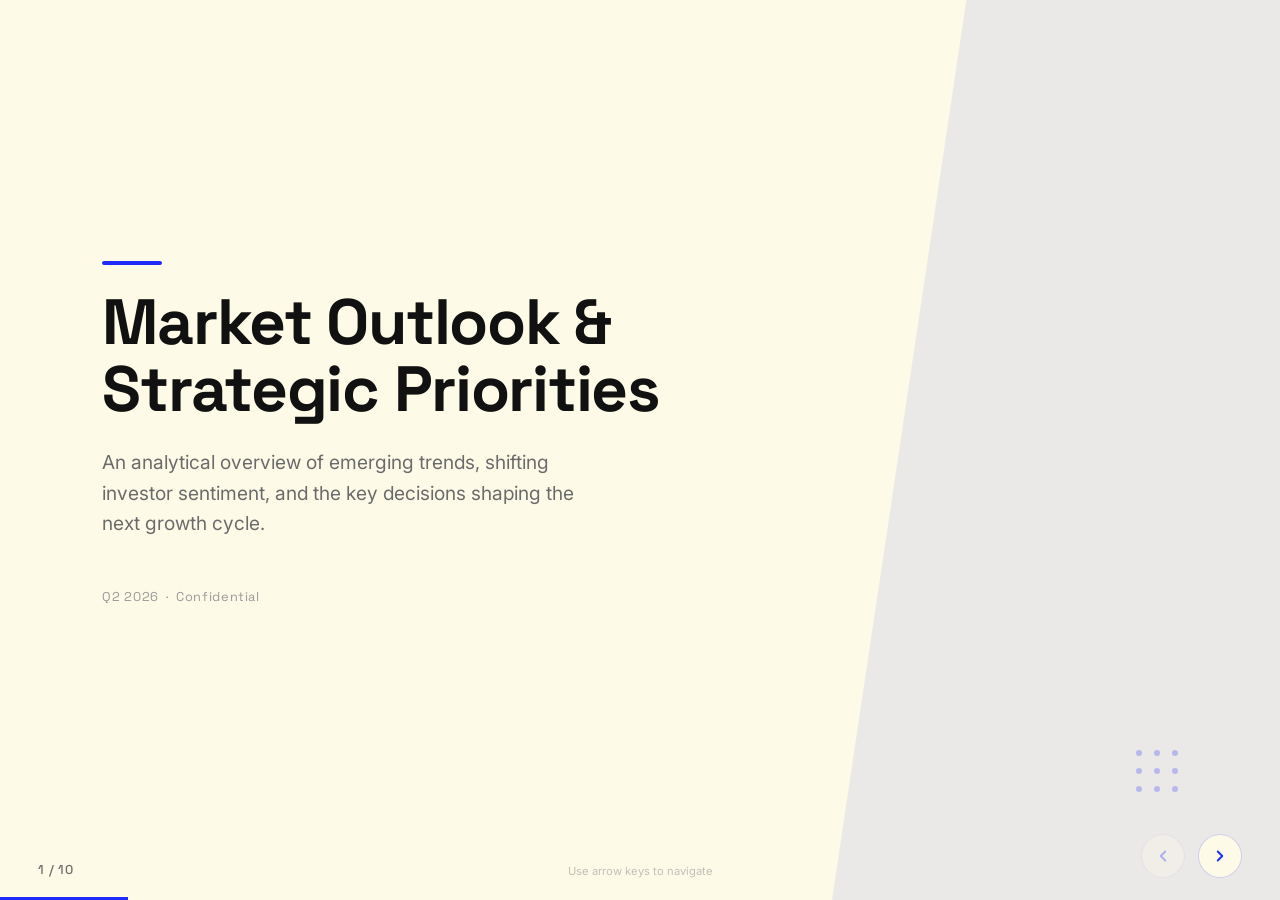
<file: 2026-0901/source/blue-professional-original.html>
<!DOCTYPE html>
<html lang="en">
<head>
  <meta charset="UTF-8">
  <meta name="viewport" content="width=device-width, initial-scale=1.0">
  <title>Presentation Template</title>
  <link rel="preconnect" href="https://fonts.googleapis.com">
  <link rel="preconnect" href="https://fonts.gstatic.com" crossorigin>
  <link href="https://fonts.googleapis.com/css2?family=Space+Grotesk:wght@300;400;500;600;700&family=Inter:wght@300;400;500;600&display=swap" rel="stylesheet">

  <style>
    :root {
      --bg: #fdfae7;
      --primary: #1e2bfa;
      --text: #111111;
      --text-muted: #6b6b6b;
      --text-light: #9a9a9a;
      --accent-light: rgba(30, 43, 250, 0.08);
      --accent-medium: rgba(30, 43, 250, 0.15);
      --border: rgba(30, 43, 250, 0.2);
      --card-bg: rgba(30, 43, 250, 0.04);
    }

    * {
      margin: 0;
      padding: 0;
      box-sizing: border-box;
    }

    html, body {
      width: 100%;
      height: 100%;
      overflow: hidden;
      font-family: 'Inter', sans-serif;
      background: var(--bg);
      color: var(--text);
    }

    /* Slide container */
    .deck {
      width: 100vw;
      height: 100vh;
      position: relative;
      overflow: hidden;
    }

    .slide {
      position: absolute;
      top: 0;
      left: 0;
      width: 100vw;
      height: 100vh;
      display: flex;
      flex-direction: column;
      /* Asymmetric padding: extra bottom space to clear the fixed
         slide-counter (left) and nav-controls (right). Without this,
         cards/grids that fill slide-content overlap the nav chrome. */
      padding: 3.5vw 4vw 8.5vh 4vw;
      opacity: 0;
      pointer-events: none;
      transform: translateX(40px);
      transition: opacity 0.5s ease, transform 0.5s ease;
      overflow: hidden;
    }

    .slide.active {
      opacity: 1;
      pointer-events: all;
      transform: translateX(0);
      z-index: 10;
    }

    .slide.prev {
      transform: translateX(-40px);
    }

    /* Typography */
    h1, h2, h3, h4 {
      font-family: 'Space Grotesk', sans-serif;
      font-weight: 600;
      line-height: 1.1;
      letter-spacing: -0.02em;
    }

    h1 {
      font-size: clamp(2.8rem, 5vw, 4.2rem);
      font-weight: 700;
    }

    h2 {
      font-size: clamp(1.8rem, 3vw, 2.6rem);
      margin-bottom: 1.5rem;
    }

    h3 {
      font-size: clamp(1.1rem, 1.8vw, 1.5rem);
      font-weight: 500;
      line-height: 1.3;
    }

    h4 {
      font-size: clamp(0.85rem, 1.2vw, 1rem);
      font-weight: 600;
      text-transform: uppercase;
      letter-spacing: 0.08em;
      color: var(--primary);
    }

    p, li {
      font-size: clamp(0.85rem, 1.1vw, 1.05rem);
      line-height: 1.6;
      color: var(--text-muted);
    }

    /* Slide header bar */
    .slide-header {
      display: flex;
      align-items: center;
      justify-content: space-between;
      margin-bottom: 2.5vh;
      flex-shrink: 0;
    }

    .slide-header h4 {
      margin: 0;
    }

    .slide-header .tag {
      font-family: 'Space Grotesk', sans-serif;
      font-size: 0.75rem;
      font-weight: 500;
      color: var(--primary);
      background: var(--accent-light);
      padding: 0.35rem 0.9rem;
      border-radius: 100px;
    }

    /* Slide content area */
    .slide-content {
      flex: 1;
      display: flex;
      flex-direction: column;
      min-height: 0;
    }

    /* Navigation */
    .nav-controls {
      position: fixed;
      bottom: 2.5vh;
      right: 3vw;
      display: flex;
      align-items: center;
      gap: 0.8rem;
      z-index: 100;
    }

    .nav-btn {
      width: 44px;
      height: 44px;
      border-radius: 50%;
      border: 1.5px solid var(--border);
      background: var(--bg);
      color: var(--primary);
      cursor: pointer;
      display: flex;
      align-items: center;
      justify-content: center;
      transition: all 0.2s ease;
      font-size: 1.1rem;
    }

    .nav-btn:hover {
      background: var(--primary);
      color: var(--bg);
      border-color: var(--primary);
    }

    .nav-btn:disabled {
      opacity: 0.3;
      cursor: not-allowed;
    }

    .slide-counter {
      font-family: 'Space Grotesk', sans-serif;
      font-size: 0.8rem;
      font-weight: 500;
      color: var(--text-muted);
      letter-spacing: 0.05em;
      position: fixed;
      bottom: 2.5vh;
      left: 3vw;
      z-index: 100;
    }

    .progress-bar {
      position: fixed;
      bottom: 0;
      left: 0;
      height: 3px;
      background: var(--primary);
      transition: width 0.4s ease;
      z-index: 100;
    }

    /* Decorative elements */
    .accent-line {
      width: 60px;
      height: 4px;
      background: var(--primary);
      border-radius: 2px;
      margin-bottom: 1.5rem;
    }

    .accent-dot {
      width: 8px;
      height: 8px;
      background: var(--primary);
      border-radius: 50%;
      display: inline-block;
    }

    /* ============================================================
       LAYOUT 1: Cover / Title Slide
       ============================================================ */
    .layout-cover {
      justify-content: center;
      align-items: flex-start;
      padding-left: 8vw;
    }

    .layout-cover h1 {
      max-width: 55vw;
      margin-bottom: 1.5rem;
      line-height: 1.05;
    }

    .layout-cover .subtitle {
      font-size: clamp(1rem, 1.5vw, 1.25rem);
      color: var(--text-muted);
      max-width: 40vw;
      margin-bottom: 3rem;
      font-weight: 400;
    }

    .layout-cover .meta {
      font-family: 'Space Grotesk', sans-serif;
      font-size: 0.8rem;
      color: var(--text-light);
      letter-spacing: 0.05em;
    }

    .layout-cover .cover-decoration {
      position: absolute;
      top: 0;
      right: 0;
      width: 35vw;
      height: 100vh;
      background: var(--accent-light);
      clip-path: polygon(30% 0, 100% 0, 100% 100%, 0% 100%);
    }

    .layout-cover .cover-dots {
      position: absolute;
      bottom: 12vh;
      right: 8vw;
      display: grid;
      grid-template-columns: repeat(3, 1fr);
      gap: 12px;
      opacity: 0.25;
    }

    .layout-cover .cover-dots .dot {
      width: 6px;
      height: 6px;
      background: var(--primary);
      border-radius: 50%;
    }

    /* ============================================================
       LAYOUT 2: Agenda / Table of Contents
       ============================================================ */
    .layout-agenda .agenda-grid {
      display: grid;
      grid-template-columns: repeat(2, 1fr);
      grid-template-rows: repeat(3, 1fr);
      gap: 1rem 3rem;
      margin-top: 1rem;
      flex: 1;
      min-height: 0;
    }

    .agenda-item {
      display: flex;
      gap: 1.2rem;
      align-items: center;
      padding: 1rem 1.2rem;
      border-radius: 12px;
      transition: background 0.2s ease;
      border-bottom: 1px solid var(--border);
    }

    .agenda-item:hover {
      background: var(--card-bg);
    }

    .agenda-num {
      font-family: 'Space Grotesk', sans-serif;
      font-size: 1.8rem;
      font-weight: 700;
      color: var(--primary);
      line-height: 1;
      min-width: 36px;
    }

    .agenda-item h3 {
      margin-bottom: 0.3rem;
      font-size: clamp(1rem, 1.4vw, 1.2rem);
    }

    .agenda-item p {
      font-size: clamp(0.8rem, 1vw, 0.95rem);
      line-height: 1.5;
    }

    /* ============================================================
       LAYOUT 3: Key Metrics (3 large callouts)
       Cards size to their content; the row centers vertically
       inside the remaining slide-content area.
       ============================================================ */
    .layout-metrics .slide-content {
      justify-content: flex-start;
    }

    .layout-metrics .metrics-row {
      display: grid;
      grid-template-columns: repeat(3, 1fr);
      gap: 1.5rem;
      margin-top: 0.5rem;
      align-items: stretch;
    }

    .metric-card {
      display: flex;
      flex-direction: column;
      gap: 0.7rem;
      padding: 1.5rem 1.6rem;
      border-radius: 14px;
      border: 1.5px solid var(--border);
      background: var(--card-bg);
    }

    .metric-card .metric-value {
      font-family: 'Space Grotesk', sans-serif;
      font-size: clamp(2.2rem, 3.4vw, 3rem);
      font-weight: 700;
      color: var(--primary);
      line-height: 1;
    }

    .metric-card .metric-label {
      font-size: clamp(0.95rem, 1.3vw, 1.1rem);
      font-weight: 600;
      color: var(--text);
      line-height: 1.3;
    }

    .metric-card .metric-desc {
      font-size: clamp(0.78rem, 0.95vw, 0.9rem);
      color: var(--text-muted);
      line-height: 1.5;
    }

    .metric-card .metric-supports {
      list-style: none;
      display: flex;
      flex-direction: column;
      gap: 0.45rem;
      margin: 0.2rem 0 0;
      padding: 0.7rem 0 0;
      border-top: 1px solid var(--border);
    }

    .metric-card .metric-supports li {
      font-size: clamp(0.75rem, 0.9vw, 0.85rem);
      color: var(--text-muted);
      padding-left: 1rem;
      position: relative;
      line-height: 1.45;
    }

    .metric-card .metric-supports li::before {
      content: '—';
      position: absolute;
      left: 0;
      color: var(--text-light);
    }

    .metric-card .metric-change {
      display: inline-flex;
      align-items: center;
      gap: 0.3rem;
      font-family: 'Space Grotesk', sans-serif;
      font-size: 0.78rem;
      font-weight: 600;
      margin-top: 0.3rem;
    }

    .metric-change.positive { color: #059669; }
    .metric-change.negative { color: #dc2626; }

    /* ============================================================
       LAYOUT 4: Data Dashboard (6 stat grid)
       Cells have natural height with stat at top + name + small
       context line. Grid is auto-sized; the row stays in the upper
       portion of slide-content with the bottom-padding reserved
       for nav chrome.
       ============================================================ */
    .layout-dashboard .slide-content {
      justify-content: flex-start;
    }

    .layout-dashboard .stats-grid {
      display: grid;
      grid-template-columns: repeat(3, 1fr);
      gap: 1.2rem;
      margin-top: 0.5rem;
    }

    .stat-cell {
      display: flex;
      flex-direction: column;
      gap: 0.5rem;
      padding: 1.4rem 1.5rem;
      border-radius: 12px;
      background: var(--card-bg);
      border: 1px solid var(--border);
    }

    .stat-cell .stat-top {
      display: flex;
      align-items: baseline;
      gap: 0.5rem;
    }

    .stat-cell .stat-num {
      font-family: 'Space Grotesk', sans-serif;
      font-size: clamp(1.6rem, 2.4vw, 2.1rem);
      font-weight: 700;
      color: var(--primary);
      line-height: 1;
    }

    .stat-cell .stat-unit {
      font-size: 0.8rem;
      color: var(--text-light);
      font-weight: 500;
    }

    .stat-cell .stat-name {
      font-size: clamp(0.85rem, 1vw, 0.95rem);
      color: var(--text);
      line-height: 1.35;
      font-weight: 500;
    }

    .stat-cell .stat-context {
      font-size: 0.75rem;
      color: var(--text-light);
      line-height: 1.4;
      padding-top: 0.4rem;
      border-top: 1px solid var(--border);
    }

    /* ============================================================
       LAYOUT 5: Two Column Split
       Left = numbered insight list, Right = pull-quote + supporting
       stats. Both columns size to their content with natural rhythm
       (gap-based spacing, no forced height-distribution).
       ============================================================ */
    .layout-split .slide-content {
      justify-content: flex-start;
    }

    .layout-split .split-body {
      display: grid;
      grid-template-columns: 1.05fr 1fr;
      gap: 3.5rem;
      margin-top: 0.5rem;
    }

    .split-left, .split-right {
      display: flex;
      flex-direction: column;
      gap: 1.4rem;
    }

    .split-right {
      padding-left: 2.5rem;
      border-left: 2px solid var(--border);
    }

    .insight-list {
      list-style: none;
      display: flex;
      flex-direction: column;
      gap: 1.1rem;
      margin: 0;
      counter-reset: insight;
    }

    .insight-list li {
      position: relative;
      padding-left: 2.6rem;
      font-size: clamp(0.88rem, 1.05vw, 1rem);
      color: var(--text);
      line-height: 1.55;
      counter-increment: insight;
    }

    .insight-list li::before {
      content: counter(insight, decimal-leading-zero);
      position: absolute;
      left: 0;
      top: 0;
      font-family: 'Space Grotesk', sans-serif;
      font-size: 0.78rem;
      font-weight: 600;
      color: var(--primary);
      letter-spacing: 0.05em;
      line-height: 1.7;
    }

    .split-highlight {
      font-family: 'Space Grotesk', sans-serif;
      font-size: clamp(1.15rem, 1.55vw, 1.5rem);
      font-weight: 500;
      color: var(--text);
      line-height: 1.4;
      padding: 1.3rem 1.5rem;
      background: var(--accent-light);
      border-radius: 12px;
      border-left: 4px solid var(--primary);
    }

    .split-highlight cite {
      display: block;
      margin-top: 0.7rem;
      font-style: normal;
      font-size: 0.78rem;
      font-weight: 500;
      color: var(--text-muted);
      letter-spacing: 0.04em;
      text-transform: uppercase;
    }

    .mini-stat-row {
      display: grid;
      grid-template-columns: repeat(3, 1fr);
      gap: 1rem;
      padding-top: 0.4rem;
    }

    .mini-stat {
      padding: 0.9rem 1rem;
      border-radius: 10px;
      background: var(--card-bg);
      border: 1px solid var(--border);
    }

    .mini-stat .mini-val {
      font-family: 'Space Grotesk', sans-serif;
      font-size: 1.5rem;
      font-weight: 700;
      color: var(--primary);
      line-height: 1;
    }

    .mini-stat .mini-label {
      font-size: 0.72rem;
      color: var(--text-muted);
      margin-top: 0.4rem;
      line-height: 1.35;
    }

    /* ============================================================
       LAYOUT 6: Horizontal Bar Ranking
       ============================================================ */
    .layout-bars .bars-container {
      flex: 1;
      display: flex;
      flex-direction: column;
      justify-content: center;
      gap: 0.8rem;
      margin-top: 0.5rem;
    }

    .bar-item {
      display: grid;
      grid-template-columns: minmax(180px, 30%) 1fr auto;
      align-items: center;
      gap: 1rem;
      padding: 0.6rem 0;
    }

    .bar-label {
      font-size: clamp(0.8rem, 1.1vw, 1rem);
      color: var(--text);
      font-weight: 500;
      line-height: 1.3;
    }

    .bar-track {
      height: 28px;
      background: var(--accent-light);
      border-radius: 6px;
      overflow: hidden;
      position: relative;
    }

    .bar-fill {
      height: 100%;
      background: var(--primary);
      border-radius: 6px;
      transition: width 0.8s ease;
    }

    .bar-pct {
      font-family: 'Space Grotesk', sans-serif;
      font-size: 0.95rem;
      font-weight: 600;
      color: var(--primary);
      min-width: 45px;
      text-align: right;
    }

    .bar-note {
      font-size: 0.75rem;
      color: var(--text-light);
      margin-top: 0.2rem;
    }

    /* ============================================================
       LAYOUT 7: Quote / Highlight
       ============================================================ */
    .layout-quote {
      justify-content: center;
      align-items: center;
      text-align: center;
    }

    .layout-quote .quote-mark {
      font-family: 'Space Grotesk', sans-serif;
      font-size: 8rem;
      font-weight: 700;
      color: var(--primary);
      opacity: 0.15;
      line-height: 0.5;
      margin-bottom: 1rem;
    }

    .layout-quote blockquote {
      font-family: 'Space Grotesk', sans-serif;
      font-size: clamp(1.6rem, 2.8vw, 2.4rem);
      font-weight: 500;
      line-height: 1.35;
      color: var(--text);
      max-width: 65vw;
      margin-bottom: 2rem;
    }

    .layout-quote .quote-source {
      font-size: clamp(0.85rem, 1.1vw, 1rem);
      color: var(--text-muted);
    }

    .layout-quote .quote-source strong {
      color: var(--text);
      font-weight: 600;
    }

    .layout-quote .quote-decoration {
      position: absolute;
      top: 10vh;
      left: 5vw;
      width: 80px;
      height: 80px;
      border: 2px solid var(--border);
      border-radius: 50%;
    }

    .layout-quote .quote-decoration-2 {
      position: absolute;
      bottom: 12vh;
      right: 6vw;
      width: 60px;
      height: 60px;
      background: var(--accent-light);
      border-radius: 50%;
    }

    /* ============================================================
       LAYOUT 8: Timeline / Process Flow
       ============================================================ */
    .layout-timeline .timeline-track {
      display: flex;
      gap: 1.5rem;
      flex: 1;
      align-items: center;
      justify-content: center;
      margin-top: 0.5rem;
    }

    .timeline-step {
      flex: 1;
      display: flex;
      flex-direction: column;
      align-items: center;
      text-align: center;
      position: relative;
    }

    .timeline-step:not(:last-child)::after {
      content: '';
      position: absolute;
      top: 28px;
      right: -0.75rem;
      width: 1.5rem;
      height: 2px;
      background: var(--border);
    }

    .step-circle {
      width: 56px;
      height: 56px;
      border-radius: 50%;
      background: var(--primary);
      color: var(--bg);
      display: flex;
      align-items: center;
      justify-content: center;
      font-family: 'Space Grotesk', sans-serif;
      font-size: 1.3rem;
      font-weight: 700;
      margin-bottom: 1.2rem;
      flex-shrink: 0;
    }

    .timeline-step:nth-child(2) .step-circle { opacity: 0.85; }
    .timeline-step:nth-child(3) .step-circle { opacity: 0.7; }
    .timeline-step:nth-child(4) .step-circle { opacity: 0.55; }

    .step-title {
      font-family: 'Space Grotesk', sans-serif;
      font-size: clamp(0.95rem, 1.4vw, 1.15rem);
      font-weight: 600;
      color: var(--text);
      margin-bottom: 0.4rem;
    }

    .step-desc {
      font-size: clamp(0.75rem, 1vw, 0.9rem);
      color: var(--text-muted);
      line-height: 1.5;
      max-width: 220px;
    }

    /* ============================================================
       LAYOUT 9: Detailed Analysis (bullets with sub-items)
       ============================================================ */
    .layout-detail .detail-body {
      display: grid;
      grid-template-columns: repeat(2, 1fr);
      gap: 2rem 3rem;
      flex: 1;
      margin-top: 0.5rem;
      overflow: hidden;
    }

    .detail-col {
      display: flex;
      flex-direction: column;
      gap: 1.2rem;
    }

    .detail-block {
      padding: 1rem 1.2rem;
      border-radius: 10px;
      background: var(--card-bg);
      border: 1px solid var(--border);
    }

    .detail-block h3 {
      font-size: clamp(0.95rem, 1.3vw, 1.1rem);
      margin-bottom: 0.6rem;
      color: var(--text);
    }

    .detail-block ul {
      list-style: none;
      margin: 0;
      padding: 0;
    }

    .detail-block ul li {
      position: relative;
      padding-left: 1.1rem;
      padding-bottom: 0.4rem;
      font-size: clamp(0.78rem, 1vw, 0.9rem);
      line-height: 1.5;
    }

    .detail-block ul li::before {
      content: '';
      position: absolute;
      left: 0;
      top: 0.55rem;
      width: 5px;
      height: 5px;
      border-radius: 50%;
      background: var(--primary);
    }

    .detail-block ul li:last-child {
      padding-bottom: 0;
    }

    /* ============================================================
       LAYOUT 10: Closing / CTA
       ============================================================ */
    .layout-closing {
      justify-content: center;
      align-items: center;
      text-align: center;
    }

    .layout-closing h1 {
      margin-bottom: 1rem;
    }

    .layout-closing .closing-sub {
      font-size: clamp(1rem, 1.5vw, 1.3rem);
      color: var(--text-muted);
      max-width: 45vw;
      margin-bottom: 2.5rem;
    }

    .layout-closing .cta-btn {
      display: inline-block;
      font-family: 'Space Grotesk', sans-serif;
      font-size: 0.95rem;
      font-weight: 600;
      color: var(--bg);
      background: var(--primary);
      padding: 0.9rem 2.2rem;
      border-radius: 100px;
      text-decoration: none;
      letter-spacing: 0.02em;
      transition: transform 0.2s ease, box-shadow 0.2s ease;
    }

    .layout-closing .cta-btn:hover {
      transform: translateY(-2px);
      box-shadow: 0 8px 24px rgba(30, 43, 250, 0.25);
    }

    .layout-closing .closing-contact {
      margin-top: 3rem;
      font-size: 0.85rem;
      color: var(--text-light);
    }

    .layout-closing .closing-decoration {
      position: absolute;
      top: 50%;
      left: 50%;
      transform: translate(-50%, -50%);
      width: 500px;
      height: 500px;
      border: 1px solid var(--border);
      border-radius: 50%;
      opacity: 0.4;
      pointer-events: none;
    }

    .layout-closing .closing-decoration-2 {
      position: absolute;
      top: 50%;
      left: 50%;
      transform: translate(-50%, -50%);
      width: 360px;
      height: 360px;
      border: 1px solid var(--border);
      border-radius: 50%;
      opacity: 0.3;
      pointer-events: none;
    }

    /* Keyboard hint */
    .keyboard-hint {
      position: fixed;
      bottom: 2.5vh;
      left: 50%;
      transform: translateX(-50%);
      font-size: 0.7rem;
      color: var(--text-light);
      z-index: 100;
      opacity: 0.6;
    }

    /* Responsive adjustments for very small heights */
    @media (max-height: 700px) {
      .slide { padding: 2.5vh 3vw; }
      .layout-agenda .agenda-grid { gap: 0.8rem 2rem; }
      .agenda-item { padding: 0.8rem; }
      .metric-card { padding: 1rem; }
      .layout-bars .bars-container { gap: 0.5rem; }
      .bar-item { padding: 0.4rem 0; }
      .detail-block { padding: 0.8rem 1rem; }
    }
  </style>
</head>
<body>

  <div class="deck">

    <!-- SLIDE 1: Cover -->
    <div class="slide layout-cover active">
      <div class="cover-decoration"></div>
      <div class="cover-dots">
        <div class="dot"></div><div class="dot"></div><div class="dot"></div>
        <div class="dot"></div><div class="dot"></div><div class="dot"></div>
        <div class="dot"></div><div class="dot"></div><div class="dot"></div>
      </div>
      <div class="accent-line"></div>
      <h1>Market Outlook &amp;<br>Strategic Priorities</h1>
      <p class="subtitle">An analytical overview of emerging trends, shifting investor sentiment, and the key decisions shaping the next growth cycle.</p>
      <p class="meta">Q2 2026 &nbsp;&middot;&nbsp; Confidential</p>
    </div>

    <!-- SLIDE 2: Agenda -->
    <div class="slide layout-agenda">
      <div class="slide-header">
        <h4>Table of Contents</h4>
        <span class="tag">Overview</span>
      </div>
      <div class="slide-content">
        <div class="accent-line"></div>
        <div class="agenda-grid">
          <div class="agenda-item">
            <span class="agenda-num">01</span>
            <div>
              <h3>Executive Summary</h3>
              <p>High-level findings and key takeaways from the latest quarterly assessment.</p>
            </div>
          </div>
          <div class="agenda-item">
            <span class="agenda-num">02</span>
            <div>
              <h3>Macroeconomic Sentiment</h3>
              <p>Investor perspectives on growth, inflation, and risk factors in the current environment.</p>
            </div>
          </div>
          <div class="agenda-item">
            <span class="agenda-num">03</span>
            <div>
              <h3>Capital Allocation Trends</h3>
              <p>How portfolios are shifting in response to policy changes and volatility signals.</p>
            </div>
          </div>
          <div class="agenda-item">
            <span class="agenda-num">04</span>
            <div>
              <h3>Strategic Recommendations</h3>
              <p>Actionable priorities for leadership teams navigating an uncertain landscape.</p>
            </div>
          </div>
          <div class="agenda-item">
            <span class="agenda-num">05</span>
            <div>
              <h3>Risk &amp; Opportunity Matrix</h3>
              <p>Evaluating the trade-offs between defensive positioning and offensive growth bets.</p>
            </div>
          </div>
          <div class="agenda-item">
            <span class="agenda-num">06</span>
            <div>
              <h3>Conclusion &amp; Next Steps</h3>
              <p>Summary of implications and recommended follow-up actions for stakeholders.</p>
            </div>
          </div>
        </div>
      </div>
    </div>

    <!-- SLIDE 3: Key Metrics -->
    <div class="slide layout-metrics">
      <div class="slide-header">
        <h4>Executive Summary</h4>
        <span class="tag">Key Findings</span>
      </div>
      <div class="slide-content">
        <h2>Sentiment has shifted measurably from the prior quarter</h2>
        <div class="metrics-row">
          <div class="metric-card">
            <div class="metric-value">73%</div>
            <div class="metric-label">Bullish on three-year outlook</div>
            <div class="metric-desc">An all-time series high, reflecting renewed confidence in medium-term fundamentals despite near-term uncertainty.</div>
            <ul class="metric-supports">
              <li>Highest reading since the survey began in 2018</li>
              <li>Cross-sector consensus, led by tech and industrials</li>
              <li>Driven by clarity on rate trajectory and AI capex</li>
            </ul>
            <div class="metric-change positive">
              <span>&uarr;</span> +11 pts vs. prior quarter
            </div>
          </div>
          <div class="metric-card">
            <div class="metric-value">55%</div>
            <div class="metric-label">Expect recession before year-end</div>
            <div class="metric-desc">Down significantly from the prior reading, indicating easing fears of a severe or prolonged contraction.</div>
            <ul class="metric-supports">
              <li>Soft-landing scenario now the modal expectation</li>
              <li>Median timeline pushed from Q2 to Q4</li>
              <li>Severity expectations also moderated meaningfully</li>
            </ul>
            <div class="metric-change positive">
              <span>&darr;</span> -36 pts vs. prior quarter
            </div>
          </div>
          <div class="metric-card">
            <div class="metric-value">4.5%</div>
            <div class="metric-label">Median inflation expectation</div>
            <div class="metric-desc">Investors expect price pressures to remain elevated through the end of the current calendar year.</div>
            <ul class="metric-supports">
              <li>Wage and services inflation remain the stickiest</li>
              <li>Energy disinflation slower than originally modeled</li>
              <li>Long-run anchor steady at 3% for the next decade</li>
            </ul>
            <div class="metric-change negative">
              <span>&uarr;</span> +0.3 pts vs. prior quarter
            </div>
          </div>
        </div>
      </div>
    </div>

    <!-- SLIDE 4: Dashboard -->
    <div class="slide layout-dashboard">
      <div class="slide-header">
        <h4>Macroeconomic Sentiment</h4>
        <span class="tag">Data Overview</span>
      </div>
      <div class="slide-content">
        <h2>Current perspectives on the economy and markets</h2>
        <div class="stats-grid">
          <div class="stat-cell">
            <div class="stat-top">
              <span class="stat-num">22%</span>
              <span class="stat-unit">of respondents</span>
            </div>
            <div class="stat-name">Bullish for the current calendar year</div>
            <div class="stat-context">Steady from prior quarter, anchored by tariff and policy uncertainty.</div>
          </div>
          <div class="stat-cell">
            <div class="stat-top">
              <span class="stat-num">51%</span>
              <span class="stat-unit">of respondents</span>
            </div>
            <div class="stat-name">Bullish for the next calendar year</div>
            <div class="stat-context">Up from 38% last quarter as the rate path firms up.</div>
          </div>
          <div class="stat-cell">
            <div class="stat-top">
              <span class="stat-num">60%</span>
              <span class="stat-unit">of respondents</span>
            </div>
            <div class="stat-name">More bullish on the economy than three months ago</div>
            <div class="stat-context">A 22-point improvement, the largest sentiment swing in two years.</div>
          </div>
          <div class="stat-cell">
            <div class="stat-top">
              <span class="stat-num">53%</span>
              <span class="stat-unit">of respondents</span>
            </div>
            <div class="stat-name">More bullish on equities than three months ago</div>
            <div class="stat-context">Tech and financials led the upgrade; energy and utilities lag.</div>
          </div>
          <div class="stat-cell">
            <div class="stat-top">
              <span class="stat-num">3.6%</span>
              <span class="stat-unit">median</span>
            </div>
            <div class="stat-name">Expected inflation rate for the next two years</div>
            <div class="stat-context">Down 0.4 pts; long-run expectations remain anchored at 3.0%.</div>
          </div>
          <div class="stat-cell">
            <div class="stat-top">
              <span class="stat-num">2.7%</span>
              <span class="stat-unit">median</span>
            </div>
            <div class="stat-name">Expected real GDP growth for the next two years</div>
            <div class="stat-context">A modest upgrade reflecting easing recession fears.</div>
          </div>
        </div>
      </div>
    </div>

    <!-- SLIDE 5: Two Column -->
    <div class="slide layout-split">
      <div class="slide-header">
        <h4>Investor Priorities</h4>
        <span class="tag">Analysis</span>
      </div>
      <div class="slide-content">
        <h2>What investors want companies to focus on right now</h2>
        <div class="split-body">
          <div class="split-left">
            <ul class="insight-list">
              <li>Growth and protecting the top line remain the leading priority, cited by a clear majority as essential in the current cycle.</li>
              <li>Cash flow resilience has risen sharply in importance as liquidity conditions tightened across credit markets through Q3.</li>
              <li>Supply chain stability ranks consistently high, reflecting the lasting operational scars of recent global disruptions.</li>
              <li>Margin preservation and cost discipline have moved from defensive levers to first-line strategy in investor conversations.</li>
              <li>AI capex remains the most-discussed structural theme, but with rising attention to monetization timelines.</li>
            </ul>
          </div>
          <div class="split-right">
            <div class="split-highlight">
              "The shift from growth-at-all-costs to profitable, sustainable expansion is the defining theme of this cycle."
              <cite>Senior PM, multi-strategy fund</cite>
            </div>
            <div class="mini-stat-row">
              <div class="mini-stat">
                <div class="mini-val">63%</div>
                <div class="mini-label">Prioritize top-line growth</div>
              </div>
              <div class="mini-stat">
                <div class="mini-val">55%</div>
                <div class="mini-label">Prioritize cash flow resilience</div>
              </div>
              <div class="mini-stat">
                <div class="mini-val">33%</div>
                <div class="mini-label">Prioritize supply chain stability</div>
              </div>
            </div>
            <p style="font-size: 0.85rem; color: var(--text-muted); line-height: 1.55; margin: 0;">
              Notably absent from the top of the list: ESG-led capital allocation, which has dropped 24 points year-over-year as investors recalibrate toward returns-first mandates.
            </p>
          </div>
        </div>
      </div>
    </div>

    <!-- SLIDE 6: Bar Chart -->
    <div class="slide layout-bars">
      <div class="slide-header">
        <h4>Risk Factors</h4>
        <span class="tag">Ranking</span>
      </div>
      <div class="slide-content">
        <h2>Most important macroeconomic concerns among investors</h2>
        <div class="bars-container">
          <div class="bar-item">
            <div class="bar-label">Consumer price inflation</div>
            <div class="bar-track">
              <div class="bar-fill" style="width: 79%"></div>
            </div>
            <div class="bar-pct">79%</div>
          </div>
          <div class="bar-item">
            <div class="bar-label">Interest rates &amp; central bank policy</div>
            <div class="bar-track">
              <div class="bar-fill" style="width: 69%"></div>
            </div>
            <div class="bar-pct">69%</div>
          </div>
          <div class="bar-item">
            <div class="bar-label">Geopolitical risks</div>
            <div class="bar-track">
              <div class="bar-fill" style="width: 39%"></div>
            </div>
            <div class="bar-pct">39%</div>
          </div>
          <div class="bar-item">
            <div class="bar-label">Liquidity tightening in capital markets</div>
            <div class="bar-track">
              <div class="bar-fill" style="width: 37%"></div>
            </div>
            <div class="bar-pct">37%</div>
          </div>
          <div class="bar-item">
            <div class="bar-label">Asset price volatility</div>
            <div class="bar-track">
              <div class="bar-fill" style="width: 25%"></div>
            </div>
            <div class="bar-pct">25%</div>
          </div>
          <div class="bar-item">
            <div class="bar-label">Public-sector debt &amp; spending</div>
            <div class="bar-track">
              <div class="bar-fill" style="width: 22%"></div>
            </div>
            <div class="bar-pct">22%</div>
          </div>
          <div class="bar-item">
            <div class="bar-label">Climate &amp; ESG-related risks</div>
            <div class="bar-track">
              <div class="bar-fill" style="width: 18%"></div>
            </div>
            <div class="bar-pct">18%</div>
          </div>
        </div>
      </div>
    </div>

    <!-- SLIDE 7: Quote -->
    <div class="slide layout-quote">
      <div class="quote-decoration"></div>
      <div class="quote-decoration-2"></div>
      <div class="quote-mark">&ldquo;</div>
      <blockquote>
        In this environment, the companies that will win are those that can balance operational discipline with strategic flexibility.
      </blockquote>
      <p class="quote-source"><strong>Senior Partner, Strategy Practice</strong> &mdash; Global Investment Forum 2026</p>
    </div>

    <!-- SLIDE 8: Timeline -->
    <div class="slide layout-timeline">
      <div class="slide-header">
        <h4>Strategic Roadmap</h4>
        <span class="tag">Process</span>
      </div>
      <div class="slide-content">
        <h2>Recommended approach to navigating the current cycle</h2>
        <div class="timeline-track">
          <div class="timeline-step">
            <div class="step-circle">1</div>
            <div class="step-title">Assess Resilience</div>
            <div class="step-desc">Evaluate balance sheet strength and operational buffers under stress scenarios.</div>
          </div>
          <div class="timeline-step">
            <div class="step-circle">2</div>
            <div class="step-title">Protect Core Revenue</div>
            <div class="step-desc">Defend market position and pricing power in segments with durable demand.</div>
          </div>
          <div class="timeline-step">
            <div class="step-circle">3</div>
            <div class="step-title">Optimize Costs</div>
            <div class="step-desc">Streamline overhead while preserving capacity for high-return investments.</div>
          </div>
          <div class="timeline-step">
            <div class="step-circle">4</div>
            <div class="step-title">Selective Growth</div>
            <div class="step-desc">Deploy capital toward opportunities with clear path to profitability.</div>
          </div>
        </div>
      </div>
    </div>

    <!-- SLIDE 9: Detail -->
    <div class="slide layout-detail">
      <div class="slide-header">
        <h4>Deep Dive</h4>
        <span class="tag">Detailed Analysis</span>
      </div>
      <div class="slide-content">
        <h2>Changes in investment practices and valuation frameworks</h2>
        <div class="detail-body">
          <div class="detail-col">
            <div class="detail-block">
              <h3>Assuming higher cost of capital</h3>
              <ul>
                <li>Using elevated discount rates to reflect tighter monetary conditions</li>
                <li>Shifting hurdle rates for internal capital allocation decisions</li>
                <li>Emphasizing shorter payback periods for new projects</li>
              </ul>
            </div>
            <div class="detail-block">
              <h3>More conservative valuation approach</h3>
              <ul>
                <li>Greater weight assigned to downside and bear-case scenarios</li>
                <li>Reduced reliance on long-dated terminal value assumptions</li>
                <li>Increased sensitivity analysis around key drivers</li>
              </ul>
            </div>
            <div class="detail-block">
              <h3>Value over growth momentum</h3>
              <ul>
                <li>Pivoting toward earnings-supported valuations</li>
                <li>Favoring demonstrable unit economics over scale narratives</li>
                <li>Reassessing premium multiples for unprofitable segments</li>
              </ul>
            </div>
          </div>
          <div class="detail-col">
            <div class="detail-block">
              <h3>Cash flow &amp; balance sheet focus</h3>
              <ul>
                <li>Prioritizing free cash flow generation as a key screening metric</li>
                <li>Analyzing working capital needs under inflationary input costs</li>
                <li>Reviewing leverage ratios and refinancing schedules</li>
              </ul>
            </div>
            <div class="detail-block">
              <h3>Bottom-up stock selection</h3>
              <ul>
                <li>Reducing macro-driven top-down factor exposures</li>
                <li>Intensifying fundamental research at the security level</li>
                <li>Building conviction through differentiated data sources</li>
              </ul>
            </div>
            <div class="detail-block">
              <h3>Shorter-term orientation</h3>
              <ul>
                <li>Narrowing forecasting windows for revenue and margin</li>
                <li>More frequent reassessment of position sizing</li>
                <li>Active hedging around event-driven volatility</li>
              </ul>
            </div>
          </div>
        </div>
      </div>
    </div>

    <!-- SLIDE 10: Closing -->
    <div class="slide layout-closing">
      <div class="closing-decoration"></div>
      <div class="closing-decoration-2"></div>
      <div class="accent-line" style="margin: 0 auto 1.5rem;"></div>
      <h1>Thank You</h1>
      <p class="closing-sub">For questions or a deeper discussion of these findings, please reach out to the research team.</p>
      <a href="#" class="cta-btn">Download Full Report</a>
      <p class="closing-contact">research@company.com &nbsp;&middot;&nbsp; www.company.com</p>
    </div>

  </div>

  <!-- Navigation -->
  <div class="slide-counter"><span id="current">1</span> / <span id="total">10</span></div>
  <div class="keyboard-hint">Use arrow keys to navigate</div>
  <div class="progress-bar" id="progress"></div>
  <div class="nav-controls">
    <button class="nav-btn" id="prevBtn" onclick="changeSlide(-1)" aria-label="Previous slide">
      <svg width="18" height="18" viewBox="0 0 24 24" fill="none" stroke="currentColor" stroke-width="2.5" stroke-linecap="round" stroke-linejoin="round"><polyline points="15 18 9 12 15 6"></polyline></svg>
    </button>
    <button class="nav-btn" id="nextBtn" onclick="changeSlide(1)" aria-label="Next slide">
      <svg width="18" height="18" viewBox="0 0 24 24" fill="none" stroke="currentColor" stroke-width="2.5" stroke-linecap="round" stroke-linejoin="round"><polyline points="9 18 15 12 9 6"></polyline></svg>
    </button>
  </div>

  <script>
    const slides = document.querySelectorAll('.slide');
    const currentEl = document.getElementById('current');
    const totalEl = document.getElementById('total');
    const progressEl = document.getElementById('progress');
    const prevBtn = document.getElementById('prevBtn');
    const nextBtn = document.getElementById('nextBtn');

    let current = 0;
    const total = slides.length;
    totalEl.textContent = total;

    function updateSlide() {
      slides.forEach((slide, i) => {
        slide.classList.remove('active', 'prev');
        if (i === current) {
          slide.classList.add('active');
        } else if (i < current) {
          slide.classList.add('prev');
        }
      });
      currentEl.textContent = current + 1;
      progressEl.style.width = ((current + 1) / total * 100) + '%';
      prevBtn.disabled = current === 0;
      nextBtn.disabled = current === total - 1;
    }

    function changeSlide(dir) {
      const next = current + dir;
      if (next >= 0 && next < total) {
        current = next;
        updateSlide();
      }
    }

    document.addEventListener('keydown', (e) => {
      if (e.key === 'ArrowRight' || e.key === ' ' || e.key === 'PageDown') {
        e.preventDefault();
        changeSlide(1);
      } else if (e.key === 'ArrowLeft' || e.key === 'PageUp') {
        e.preventDefault();
        changeSlide(-1);
      } else if (e.key === 'Home') {
        e.preventDefault();
        current = 0;
        updateSlide();
      } else if (e.key === 'End') {
        e.preventDefault();
        current = total - 1;
        updateSlide();
      }
    });

    // Touch support
    let touchStartX = 0;
    let touchEndX = 0;

    document.addEventListener('touchstart', (e) => {
      touchStartX = e.changedTouches[0].screenX;
    }, { passive: true });

    document.addEventListener('touchend', (e) => {
      touchEndX = e.changedTouches[0].screenX;
      const diff = touchStartX - touchEndX;
      if (Math.abs(diff) > 50) {
        changeSlide(diff > 0 ? 1 : -1);
      }
    }, { passive: true });

    updateSlide();
  </script>

</body>
</html>
</file>
<file: 2026-11-03-AI最新動向/assets/fonts/fonts.css>
@font-face {
  font-family: 'Inter';
  font-style: normal;
  font-weight: 300;
  font-display: swap;
  src: url(0.ttf) format('truetype');
}
@font-face {
  font-family: 'Inter';
  font-style: normal;
  font-weight: 400;
  font-display: swap;
  src: url(1.ttf) format('truetype');
}
@font-face {
  font-family: 'Inter';
  font-style: normal;
  font-weight: 500;
  font-display: swap;
  src: url(2.ttf) format('truetype');
}
@font-face {
  font-family: 'Inter';
  font-style: normal;
  font-weight: 600;
  font-display: swap;
  src: url(3.ttf) format('truetype');
}
@font-face {
  font-family: 'Space Grotesk';
  font-style: normal;
  font-weight: 300;
  font-display: swap;
  src: url(4.ttf) format('truetype');
}
@font-face {
  font-family: 'Space Grotesk';
  font-style: normal;
  font-weight: 400;
  font-display: swap;
  src: url(5.ttf) format('truetype');
}
@font-face {
  font-family: 'Space Grotesk';
  font-style: normal;
  font-weight: 500;
  font-display: swap;
  src: url(6.ttf) format('truetype');
}
@font-face {
  font-family: 'Space Grotesk';
  font-style: normal;
  font-weight: 600;
  font-display: swap;
  src: url(7.ttf) format('truetype');
}
@font-face {
  font-family: 'Space Grotesk';
  font-style: normal;
  font-weight: 700;
  font-display: swap;
  src: url(8.ttf) format('truetype');
}
</file>
